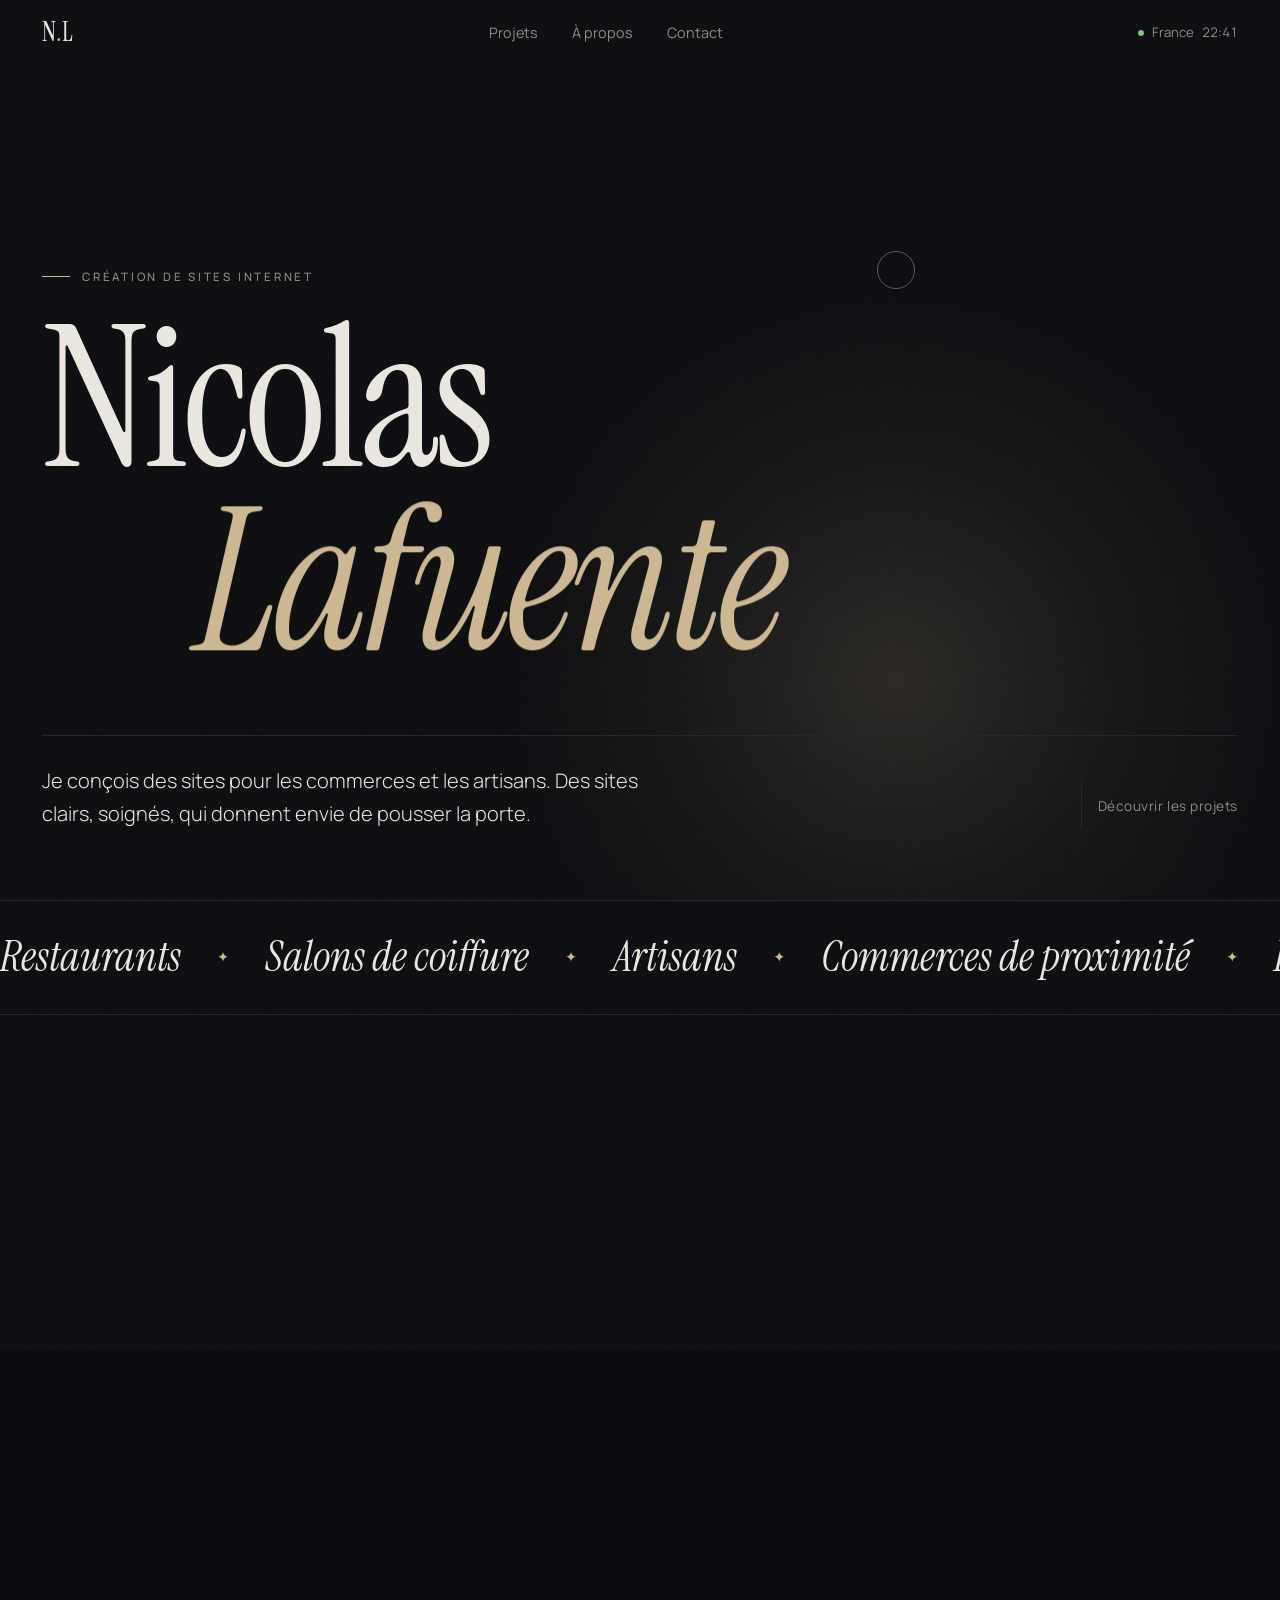
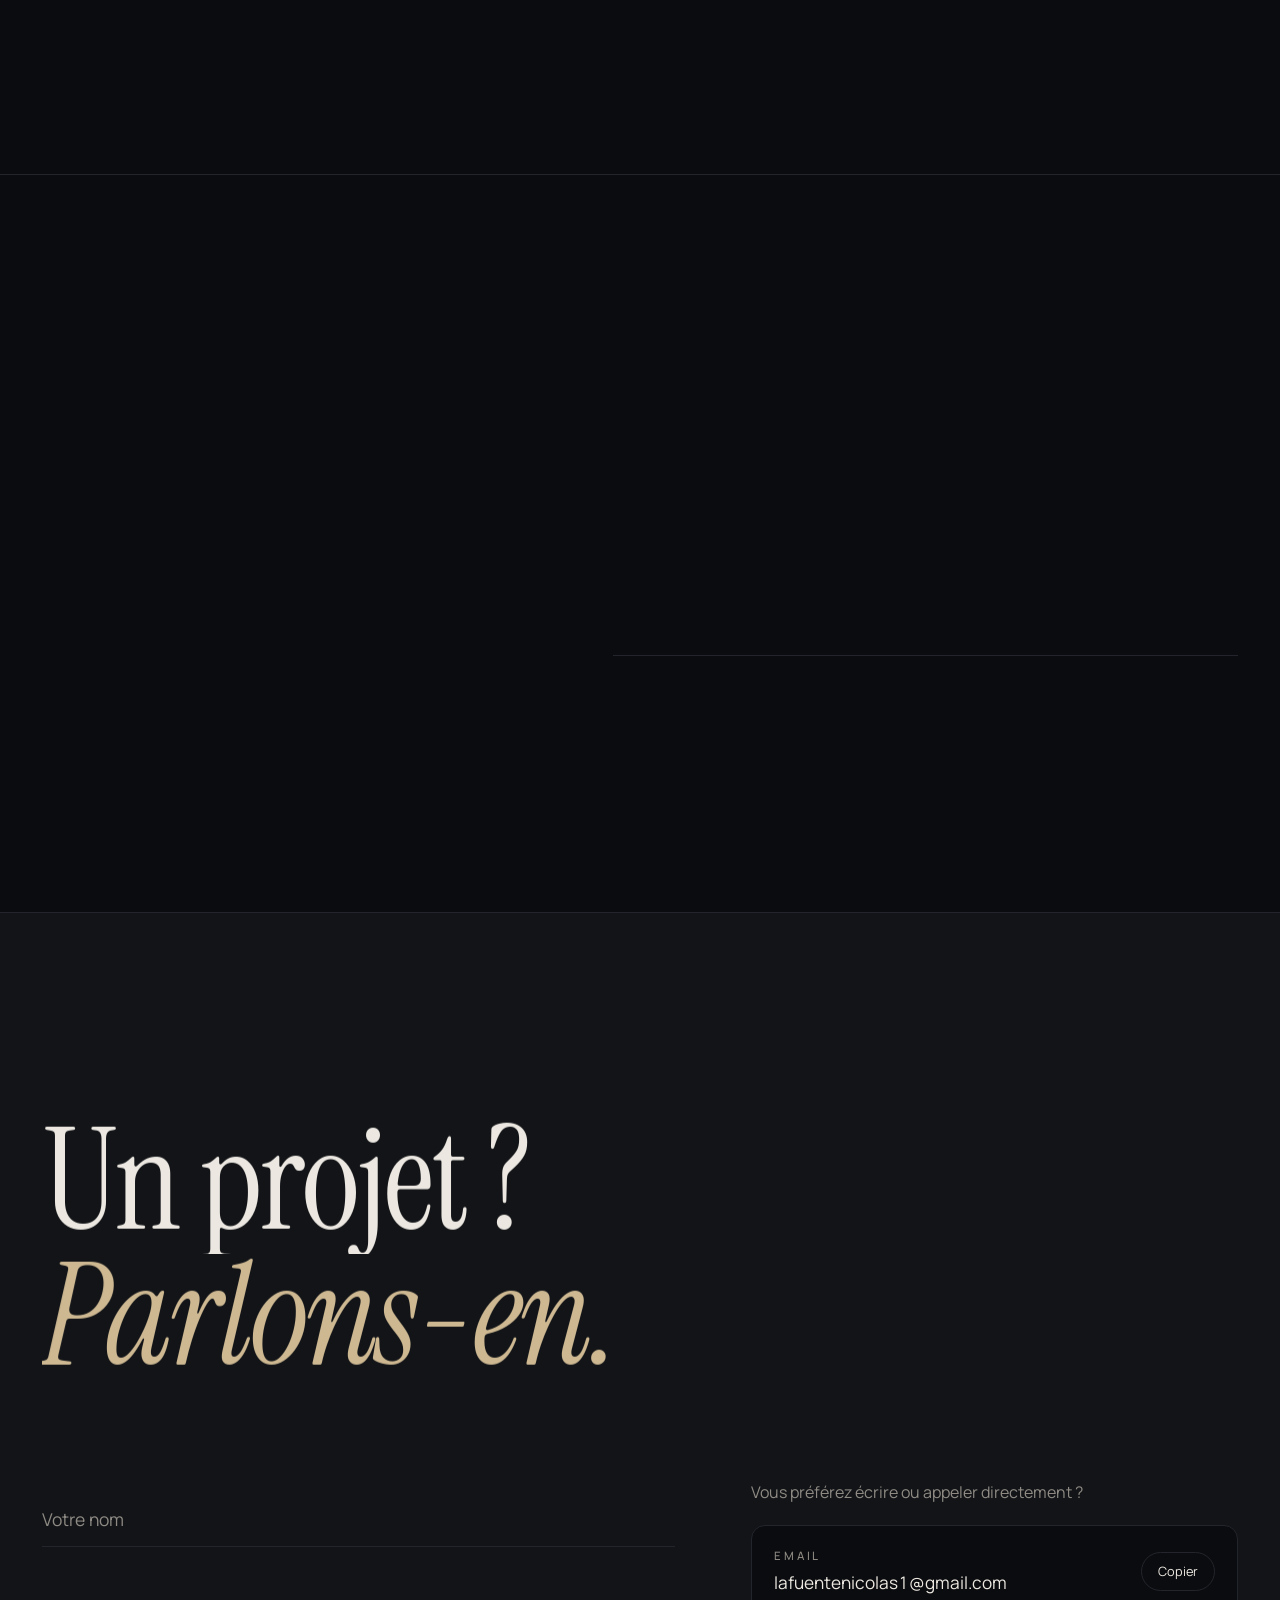
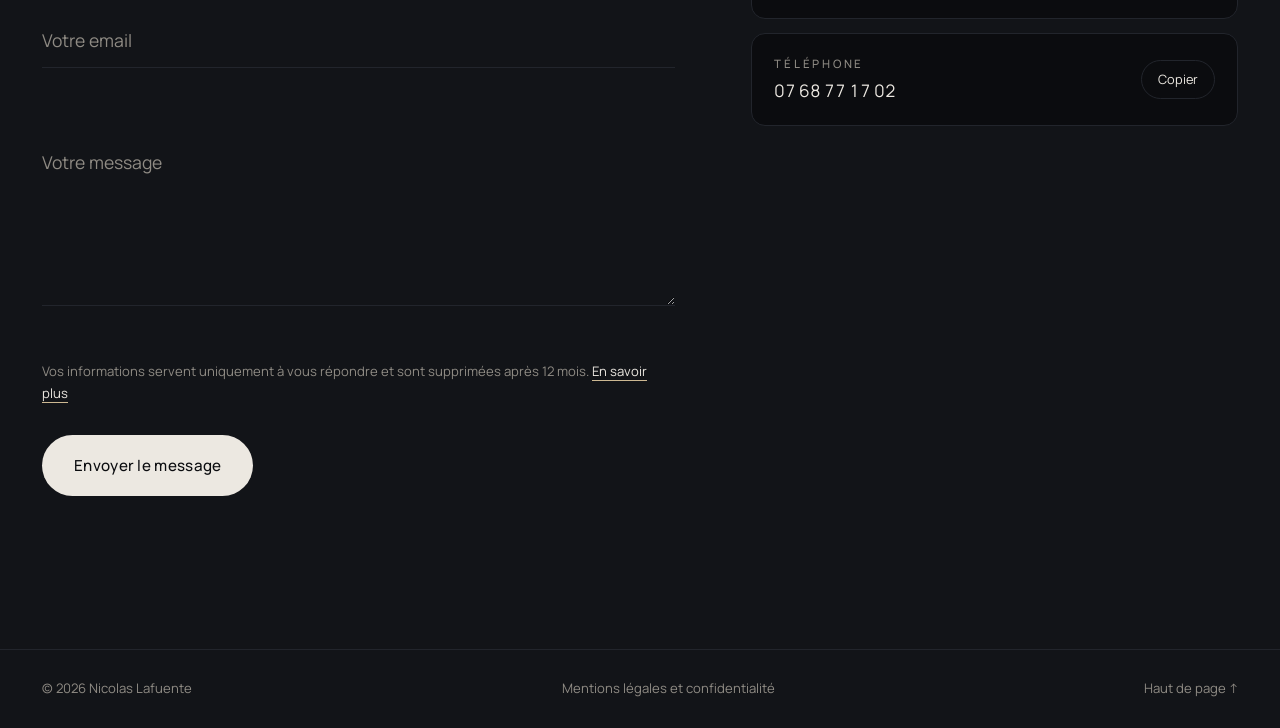
<file: src/Portfolio.Web/wwwroot/index.html>
<!doctype html>
<html lang="fr">
<head>
  <meta charset="utf-8">
  <meta name="viewport" content="width=device-width, initial-scale=1, viewport-fit=cover">
  <title>Nicolas Lafuente · Création de sites internet</title>
  <meta name="description" content="Portfolio de Nicolas Lafuente : création de sites internet pour restaurants, salons et artisans.">
  <meta name="theme-color" content="#0B0C0F">
  <link rel="icon" href="assets/favicon.svg" type="image/svg+xml">
  <link rel="stylesheet" href="fonts/portfolio.css">
  <link rel="stylesheet" href="assets/css/main.css">
  <script>document.documentElement.classList.add('js');</script>
</head>
<body>

  <!-- Intro -->
  <div class="intro" id="intro" aria-hidden="true">
    <div class="intro__inner">
      <span class="intro__name">Nicolas Lafuente</span>
      <span class="intro__bar"><span></span></span>
      <span class="intro__count" id="intro-count">00</span>
    </div>
  </div>

  <!-- Curseur personnalisé (ordinateur uniquement) -->
  <div class="cursor" aria-hidden="true"><span class="cursor__dot"></span><span class="cursor__ring"><span class="cursor__label">Voir</span></span></div>
  <div class="grain" aria-hidden="true"></div>

  <header class="nav" id="nav">
    <div class="nav__progress" id="progress"></div>
    <div class="wrap nav__inner">
      <a class="nav__logo" href="#top" data-magnetic aria-label="Retour en haut">N<i>.</i>L</a>
      <nav class="nav__links" aria-label="Navigation principale">
        <a href="#projets"><span data-hover="Projets">Projets</span></a>
        <a href="#apropos"><span data-hover="À propos">À propos</span></a>
        <a href="#contact"><span data-hover="Contact">Contact</span></a>
      </nav>
      <div class="nav__time"><span class="dot"></span><span>France</span> <span id="clock">--:--</span></div>
    </div>
  </header>

  <main id="top">

    <!-- Hero -->
    <section class="hero">
      <div class="hero__orb" id="orb" aria-hidden="true"></div>
      <div class="wrap">
        <p class="eyebrow hero__eyebrow" data-reveal>Création de sites internet</p>
        <h1 class="hero__title">
          <span class="line"><span data-split>Nicolas</span></span>
          <span class="line line--indent"><em data-split>Lafuente</em></span>
        </h1>
        <div class="hero__foot">
          <p class="hero__lead" data-reveal style="--d:.15s">Je conçois des sites pour les commerces et les artisans. Des sites clairs, soignés, qui donnent envie de pousser la porte.</p>
          <a class="hero__scroll" href="#projets" data-reveal style="--d:.3s"><span class="hero__scroll-line"></span>Découvrir les projets</a>
        </div>
      </div>
    </section>

    <!-- Bandeau défilant -->
    <div class="marquee" aria-hidden="true">
      <div class="marquee__track">
        <span>Restaurants</span><i>✦</i><span>Salons de coiffure</span><i>✦</i><span>Artisans</span><i>✦</i><span>Commerces de proximité</span><i>✦</i><span>Paysagistes</span><i>✦</i><span>Indépendants</span><i>✦</i>
        <span>Restaurants</span><i>✦</i><span>Salons de coiffure</span><i>✦</i><span>Artisans</span><i>✦</i><span>Commerces de proximité</span><i>✦</i><span>Paysagistes</span><i>✦</i><span>Indépendants</span><i>✦</i>
      </div>
    </div>

    <!-- Projets -->
    <section class="section" id="projets">
      <div class="wrap">
        <div class="section__head">
          <div>
            <p class="eyebrow" data-reveal>Projets</p>
            <h2 class="section__title" data-reveal style="--d:.08s">Travaux <em>choisis</em></h2>
          </div>
          <p class="section__intro" data-reveal style="--d:.16s">Trois univers, trois identités. Chaque site est pensé pour ce que les clients viennent y chercher. Survolez un aperçu pour le parcourir.</p>
        </div>

        <article class="project" data-reveal>
          <a class="project__shot" href="projets/restaurant/index.html" data-cursor="Voir" aria-label="Voir le site Maison Rivière">
            <div class="frame">
              <div class="frame__bar"><i></i><i></i><i></i><span>maisonriviere-bistrot.fr</span></div>
              <div class="frame__screen" data-preview="projets/restaurant/index.html"></div>
            </div>
          </a>
          <div class="project__info">
            <span class="project__num">01</span>
            <h3 class="project__title">Maison Rivière</h3>
            <p class="project__text">Un bistrot de quartier qui voulait que sa carte, son ambiance et sa réservation tiennent dans la poche de ses clients.</p>
            <ul class="project__tags"><li>Restaurant</li><li>4 pages</li><li>Carte</li><li>Galerie</li><li>Réservation</li></ul>
            <a class="link-arrow" href="projets/restaurant/index.html" data-magnetic>Voir le site <span aria-hidden="true">→</span></a>
          </div>
        </article>

        <article class="project project--alt" data-reveal>
          <a class="project__shot" href="projets/coiffure/index.html" data-cursor="Voir" aria-label="Voir le site Atelier Céleste">
            <div class="frame">
              <div class="frame__bar"><i></i><i></i><i></i><span>atelier-celeste.fr</span></div>
              <div class="frame__screen" data-preview="projets/coiffure/index.html"></div>
            </div>
          </a>
          <div class="project__info">
            <span class="project__num">02</span>
            <h3 class="project__title">Atelier Céleste</h3>
            <p class="project__text">Un salon de coiffure intimiste. Un site doux et lumineux, où l'on trouve en un coup d'œil les prestations, les réalisations et le moyen de réserver.</p>
            <ul class="project__tags"><li>Salon de coiffure</li><li>4 pages</li><li>Prestations</li><li>Réalisations filtrables</li></ul>
            <a class="link-arrow" href="projets/coiffure/index.html" data-magnetic>Voir le site <span aria-hidden="true">→</span></a>
          </div>
        </article>

        <article class="project" data-reveal>
          <a class="project__shot" href="projets/paysagiste/index.html" data-cursor="Voir" aria-label="Voir le site Terre et Lierre">
            <div class="frame">
              <div class="frame__bar"><i></i><i></i><i></i><span>terre-et-lierre.fr</span></div>
              <div class="frame__screen" data-preview="projets/paysagiste/index.html"></div>
            </div>
          </a>
          <div class="project__info">
            <span class="project__num">03</span>
            <h3 class="project__title">Terre &amp; Lierre</h3>
            <p class="project__text">Un paysagiste qui voulait montrer ses chantiers et recevoir des demandes de devis, sans passer ses soirées au téléphone.</p>
            <ul class="project__tags"><li>Paysagiste</li><li>4 pages</li><li>Services</li><li>Chantiers</li><li>Devis</li></ul>
            <a class="link-arrow" href="projets/paysagiste/index.html" data-magnetic>Voir le site <span aria-hidden="true">→</span></a>
          </div>
        </article>

        <p class="note" data-reveal>Projets de démonstration réalisés pour des entreprises fictives.</p>
      </div>
    </section>

    <!-- À propos -->
    <section class="section" id="apropos">
      <div class="wrap about">
        <div>
          <p class="eyebrow" data-reveal>À propos</p>
          <h2 class="section__title" data-reveal style="--d:.08s">Bonjour,<br>moi c'est <em>Nicolas</em>.</h2>
        </div>
        <div class="about__text">
          <p class="about__big" data-reveal>J'aime donner aux commerces de quartier et aux artisans un site à la hauteur de ce qu'ils font. Trop souvent, un excellent restaurant ou un artisan reconnu n'existe pas sur internet, ou alors avec une page vieillissante qui ne lui rend pas justice.</p>
          <p data-reveal style="--d:.1s">Je m'occupe de tout : la structure, les textes, la mise en page et la mise en ligne. L'objectif reste le même à chaque fois : qu'un client qui découvre le site ait envie de venir.</p>
          <ul class="skills">
            <li data-reveal style="--d:.05s"><span>Conception</span><b>Design sur mesure</b></li>
            <li data-reveal style="--d:.12s"><span>Contenu</span><b>Textes rédigés</b></li>
            <li data-reveal style="--d:.19s"><span>Technique</span><b>Rapide et adapté au mobile</b></li>
          </ul>
        </div>
      </div>
    </section>

    <!-- Contact -->
    <section class="section contact" id="contact">
      <div class="wrap">
        <p class="eyebrow" data-reveal>Contact</p>
        <h2 class="contact__title"><span class="line"><span data-split>Un projet ?</span></span><span class="line"><em data-split>Parlons-en.</em></span></h2>

        <div class="contact__grid">
          <form class="form" id="contact-form" novalidate data-reveal>
            <div class="field">
              <input id="f-name" name="name" type="text" autocomplete="name" placeholder=" " maxlength="80" required>
              <label for="f-name">Votre nom</label>
              <span class="field__error" data-error="name"></span>
            </div>
            <div class="field">
              <input id="f-email" name="email" type="email" autocomplete="email" placeholder=" " maxlength="254" required>
              <label for="f-email">Votre email</label>
              <span class="field__error" data-error="email"></span>
            </div>
            <div class="field">
              <textarea id="f-message" name="message" rows="5" placeholder=" " maxlength="3000" required></textarea>
              <label for="f-message">Votre message</label>
              <span class="field__error" data-error="message"></span>
            </div>
            <!-- Champ piège anti-robots : invisible pour les humains -->
            <div class="hp" aria-hidden="true">
              <label for="f-website">Site web</label>
              <input id="f-website" name="website" type="text" tabindex="-1" autocomplete="off">
            </div>
            <p class="form__privacy">Vos informations servent uniquement à vous répondre et sont supprimées après 12 mois. <a href="mentions-legales.html#confidentialite">En savoir plus</a></p>
            <div class="form__foot">
              <button class="btn" type="submit" data-magnetic><span class="btn__label">Envoyer le message</span><span class="btn__spinner" aria-hidden="true"></span></button>
              <p class="form__status" id="form-status" role="status" aria-live="polite"></p>
            </div>
          </form>

          <div class="contact__direct" data-reveal style="--d:.12s">
            <p class="contact__lead">Vous préférez écrire ou appeler directement ?</p>
            <div class="cline">
              <div><span class="eyebrow">Email</span><a class="cline__value" id="v-mail" href="mailto:lafuentenicolas1@gmail.com">lafuentenicolas1@gmail.com</a></div>
              <button class="copy" type="button" data-copy="lafuentenicolas1@gmail.com">Copier</button>
            </div>
            <div class="cline">
              <div><span class="eyebrow">Téléphone</span><a class="cline__value" id="v-tel" href="tel:+33768771702">07 68 77 17 02</a></div>
              <button class="copy" type="button" data-copy="07 68 77 17 02">Copier</button>
            </div>
          </div>
        </div>
      </div>
    </section>
  </main>

  <footer class="footer">
    <div class="wrap footer__inner">
      <span>© <span id="year">2026</span> Nicolas Lafuente</span>
      <a href="mentions-legales.html" class="footer__top">Mentions légales et confidentialité</a>
      <a href="#top" class="footer__top" data-magnetic>Haut de page ↑</a>
    </div>
  </footer>

  <script src="assets/js/main.js" defer></script>
</body>
</html>
</file>
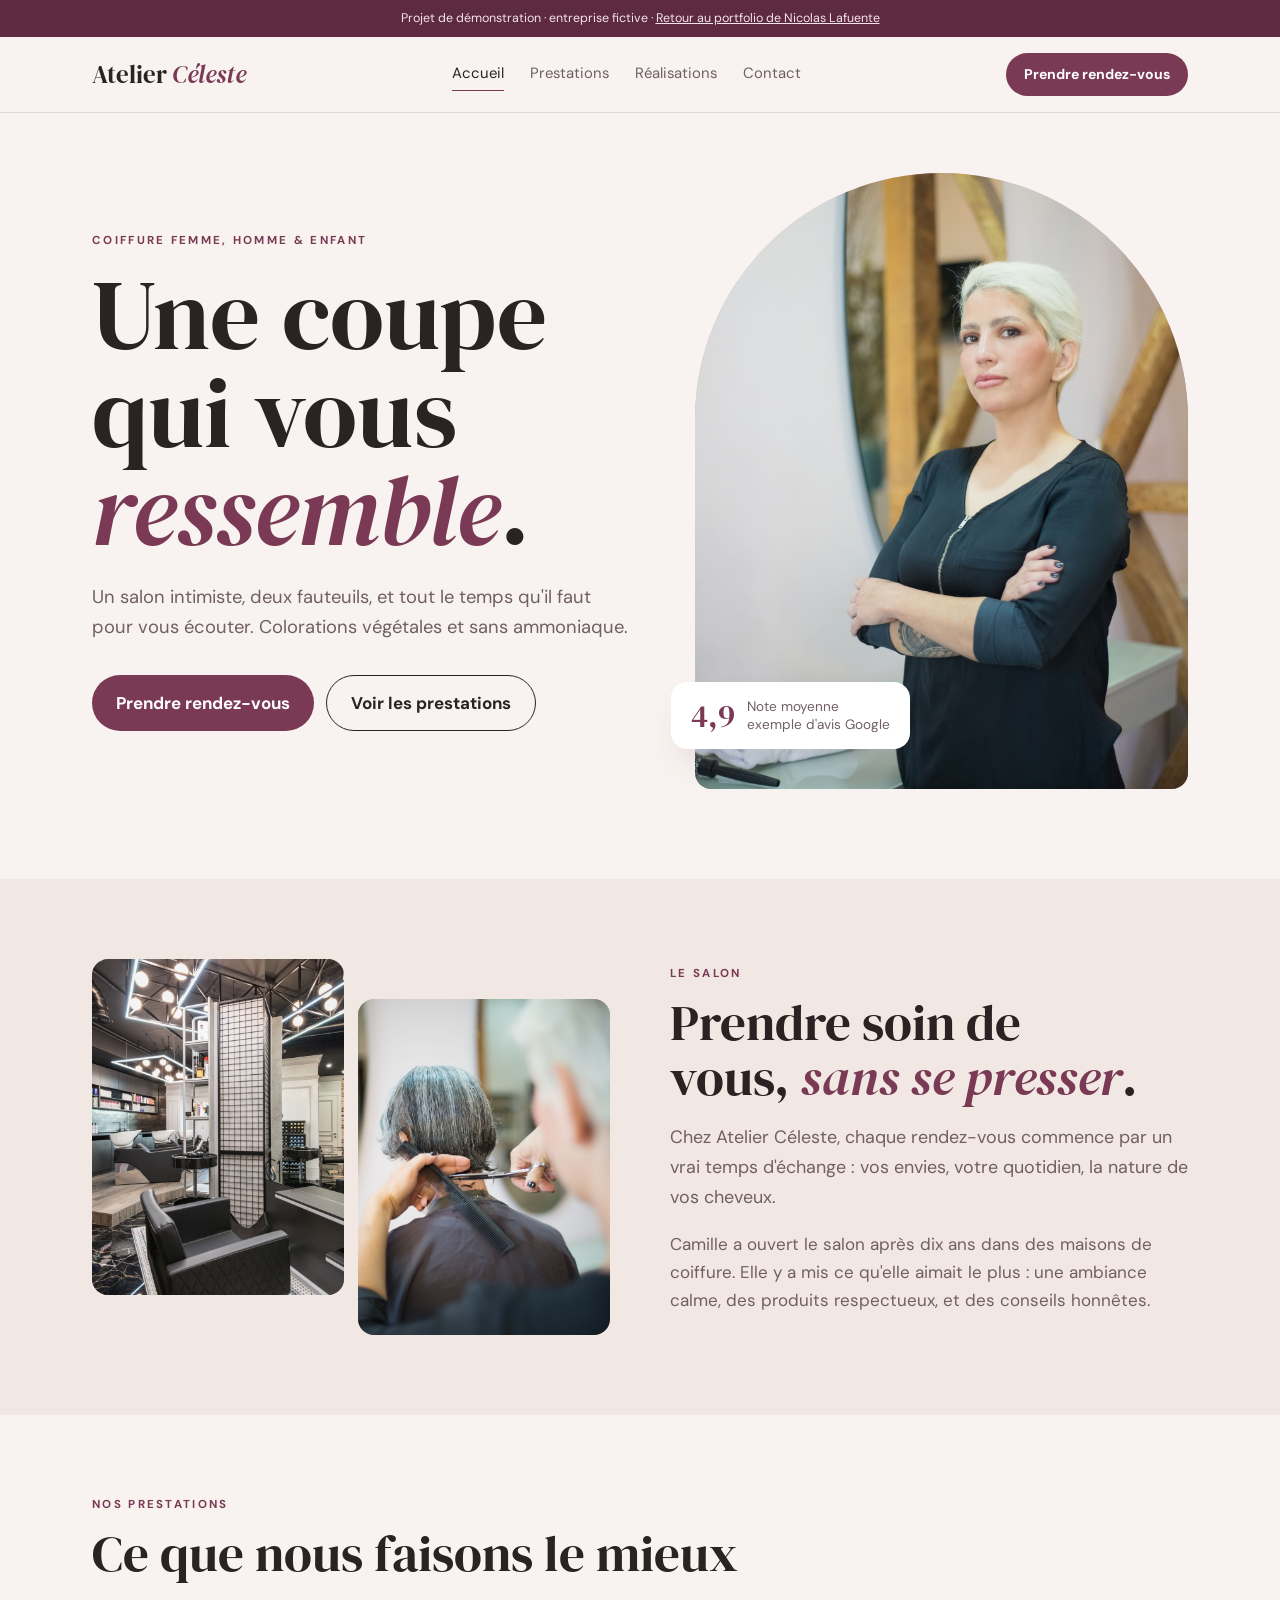
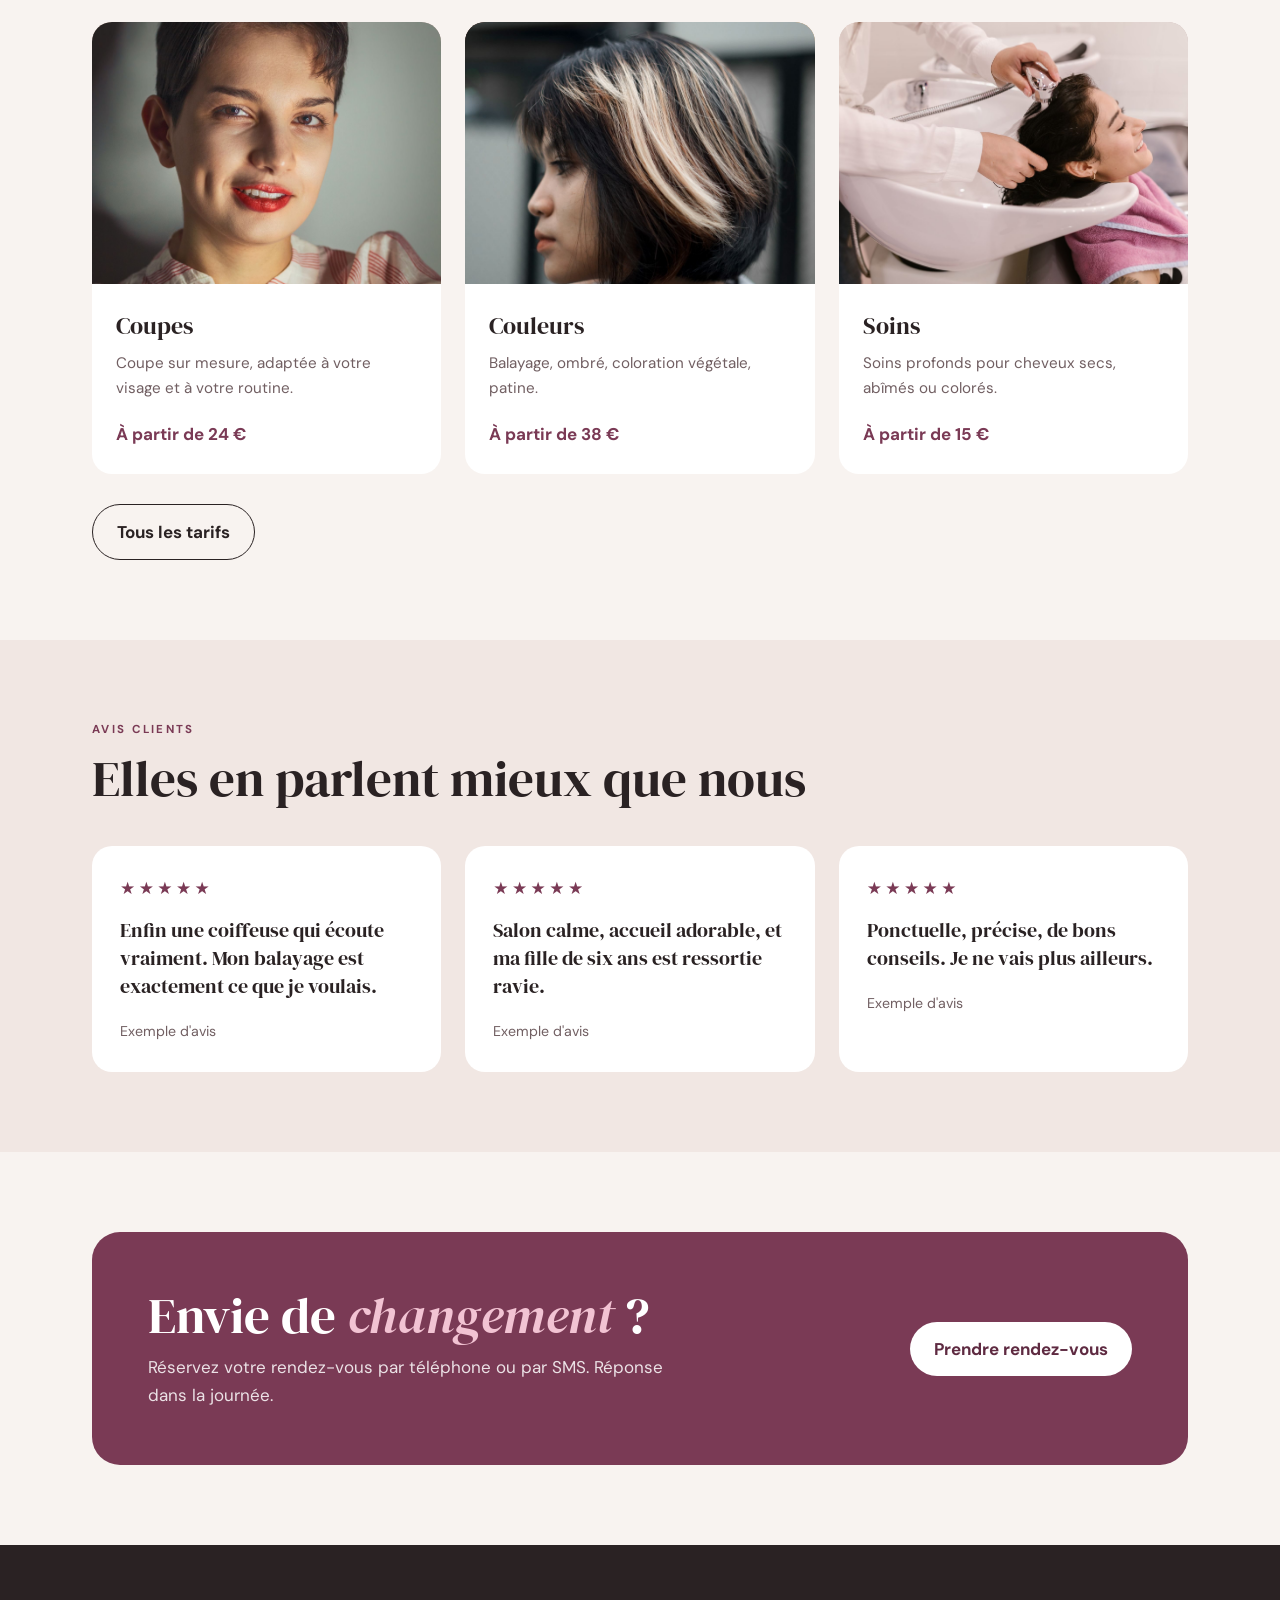
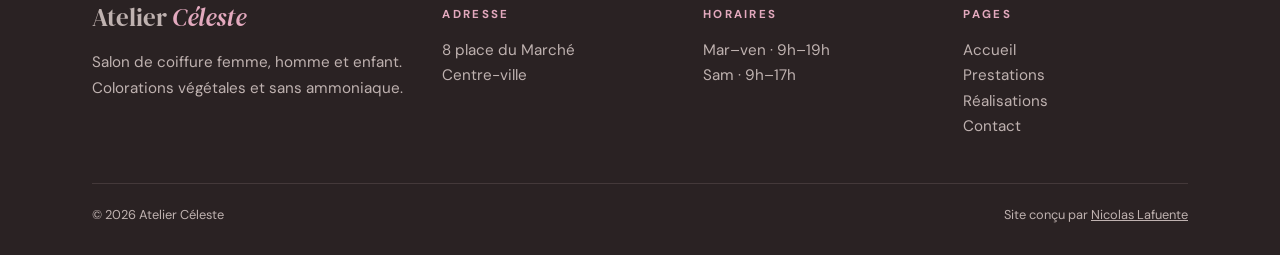
<file: src/Portfolio.Web/wwwroot/projets/coiffure/index.html>
<!doctype html>
<html lang="fr">
<head>
<meta charset="utf-8">
<meta name="viewport" content="width=device-width, initial-scale=1, viewport-fit=cover">
<title>Atelier Céleste</title>
<meta name="robots" content="noindex, nofollow">
<link rel="stylesheet" href="../../fonts/coiffure.css">
<link rel="stylesheet" href="style.css">
</head>
<body>
<div class="demo">Projet de démonstration · entreprise fictive · <a href="../../index.html">Retour au portfolio de Nicolas Lafuente</a></div>
<header class="site"><div class="wrap">
  <a class="brand" href="index.html">Atelier <i>Céleste</i></a>
  <nav class="menu"><a href="index.html" aria-current="page">Accueil</a><a href="prestations.html">Prestations</a><a href="realisations.html">Réalisations</a><a href="contact.html">Contact</a></nav>
  <a class="btn sm" href="contact.html">Prendre rendez-vous</a>
</div></header>

<div class="wrap hero">
  <div>
    <div class="k">Coiffure femme, homme &amp; enfant</div>
    <h1>Une coupe qui vous <i>ressemble</i>.</h1>
    <p>Un salon intimiste, deux fauteuils, et tout le temps qu'il faut pour vous écouter. Colorations végétales et sans ammoniaque.</p>
    <div class="ctas"><a class="btn" href="contact.html">Prendre rendez-vous</a><a class="btn ghost" href="prestations.html">Voir les prestations</a></div>
  </div>
  <div class="arch"><figure class="ph g-portrait " ><img src="images/portrait.jpg" alt="Portrait cliente" loading="lazy" onerror="this.remove()"><figcaption>Photo · Portrait cliente</figcaption></figure><div class="badge"><b>4,9</b><span>Note moyenne<br>exemple d'avis Google</span></div></div>
</div>

<section class="tint"><div class="wrap intro">
  <div class="duo"><figure class="ph g-salon " ><img src="images/salon.jpg" alt="Le salon" loading="lazy" onerror="this.remove()"><figcaption>Photo · Le salon</figcaption></figure><figure class="ph g-outils " ><img src="images/coiffeuse.jpg" alt="Coiffeuse au travail" loading="lazy" onerror="this.remove()"><figcaption>Photo · Coiffeuse au travail</figcaption></figure></div>
  <div>
    <div class="k">Le salon</div>
    <h2>Prendre soin de vous, <i>sans se presser</i>.</h2>
    <p class="lead">Chez Atelier Céleste, chaque rendez-vous commence par un vrai temps d'échange : vos envies, votre quotidien, la nature de vos cheveux.</p>
    <p style="color:var(--muted)">Camille a ouvert le salon après dix ans dans des maisons de coiffure. Elle y a mis ce qu'elle aimait le plus : une ambiance calme, des produits respectueux, et des conseils honnêtes.</p>
  </div>
</div></section>

<section><div class="wrap">
  <div class="k">Nos prestations</div>
  <h2>Ce que nous faisons le mieux</h2>
  <div class="cards">
    <div class="scard"><figure class="ph g-coupe " ><img src="images/coupe-femme.jpg" alt="Coupe femme" loading="lazy" onerror="this.remove()"><figcaption>Photo · Coupe femme</figcaption></figure><div class="in"><h3>Coupes</h3><p>Coupe sur mesure, adaptée à votre visage et à votre routine.</p><span class="from">À partir de 24 €</span></div></div>
    <div class="scard"><figure class="ph g-couleur " ><img src="images/balayage.jpg" alt="Balayage" loading="lazy" onerror="this.remove()"><figcaption>Photo · Balayage</figcaption></figure><div class="in"><h3>Couleurs</h3><p>Balayage, ombré, coloration végétale, patine.</p><span class="from">À partir de 38 €</span></div></div>
    <div class="scard"><figure class="ph g-soin " ><img src="images/soin.jpg" alt="Soin au bac" loading="lazy" onerror="this.remove()"><figcaption>Photo · Soin au bac</figcaption></figure><div class="in"><h3>Soins</h3><p>Soins profonds pour cheveux secs, abîmés ou colorés.</p><span class="from">À partir de 15 €</span></div></div>
  </div>
  <div style="margin-top:30px"><a class="btn ghost" href="prestations.html">Tous les tarifs</a></div>
</div></section>

<section class="tint"><div class="wrap">
  <div class="k">Avis clients</div>
  <h2>Elles en parlent mieux que nous</h2>
  <div class="reviews">
    <div class="rev"><div class="stars">★★★★★</div><p>Enfin une coiffeuse qui écoute vraiment. Mon balayage est exactement ce que je voulais.</p><small>Exemple d'avis</small></div>
    <div class="rev"><div class="stars">★★★★★</div><p>Salon calme, accueil adorable, et ma fille de six ans est ressortie ravie.</p><small>Exemple d'avis</small></div>
    <div class="rev"><div class="stars">★★★★★</div><p>Ponctuelle, précise, de bons conseils. Je ne vais plus ailleurs.</p><small>Exemple d'avis</small></div>
  </div>
</div></section>

<section><div class="wrap"><div class="ctaband">
  <div><h2>Envie de <i>changement</i> ?</h2><p>Réservez votre rendez-vous par téléphone ou par SMS. Réponse dans la journée.</p></div>
  <a class="btn" href="contact.html">Prendre rendez-vous</a>
</div></div></section>

<footer class="site"><div class="wrap">
  <div class="fgrid">
    <div><a class="brand" href="index.html">Atelier <i>Céleste</i></a><p style="margin-top:16px;max-width:22em">Salon de coiffure femme, homme et enfant. Colorations végétales et sans ammoniaque.</p></div>
    <div><h4>Adresse</h4><p>8 place du Marché<br>Centre-ville</p></div>
    <div><h4>Horaires</h4><p>Mar–ven · 9h–19h<br>Sam · 9h–17h</p></div>
    <div><h4>Pages</h4><p><a href="index.html">Accueil</a><br><a href="prestations.html">Prestations</a><br><a href="realisations.html">Réalisations</a><br><a href="contact.html">Contact</a></p></div>
  </div>
  <div class="fbottom"><span>© 2026 Atelier Céleste</span><span>Site conçu par <a href="../../index.html">Nicolas Lafuente</a></span></div>
</div></footer>

</body>
</html>
</file>
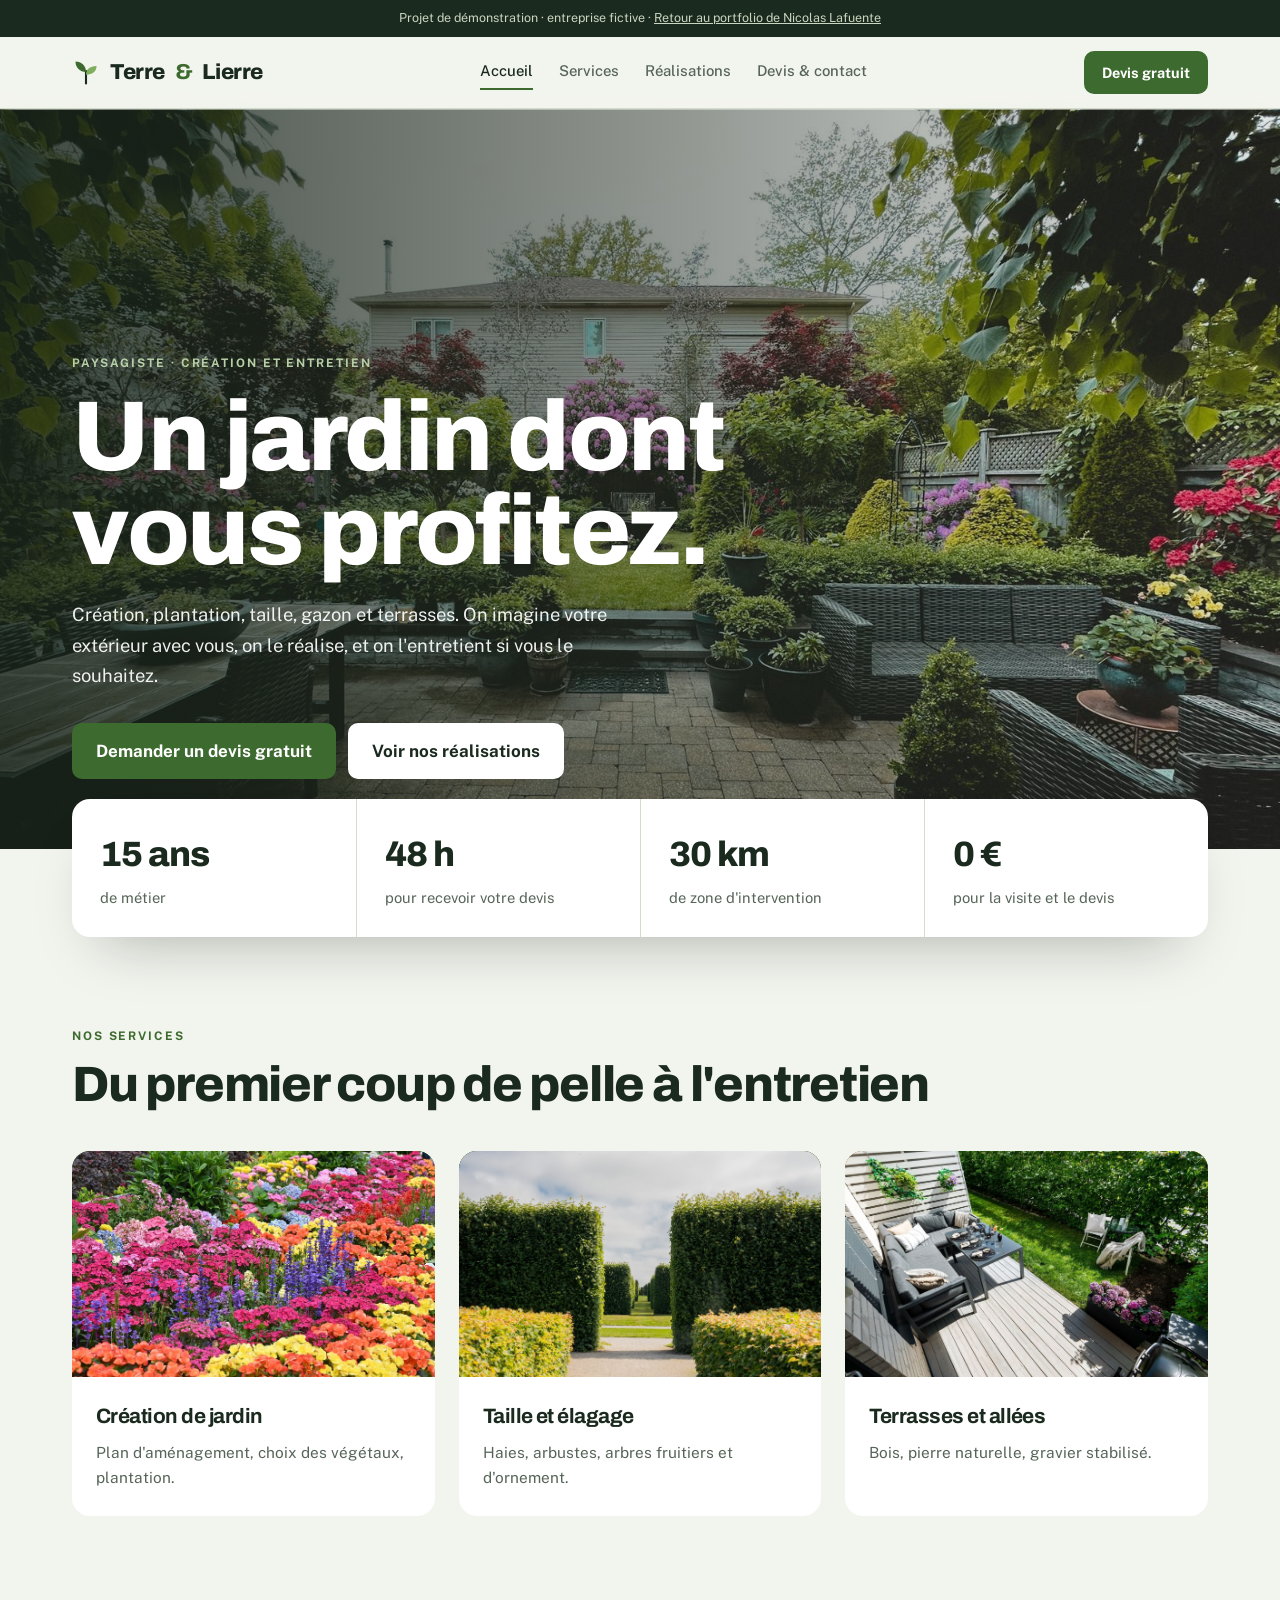
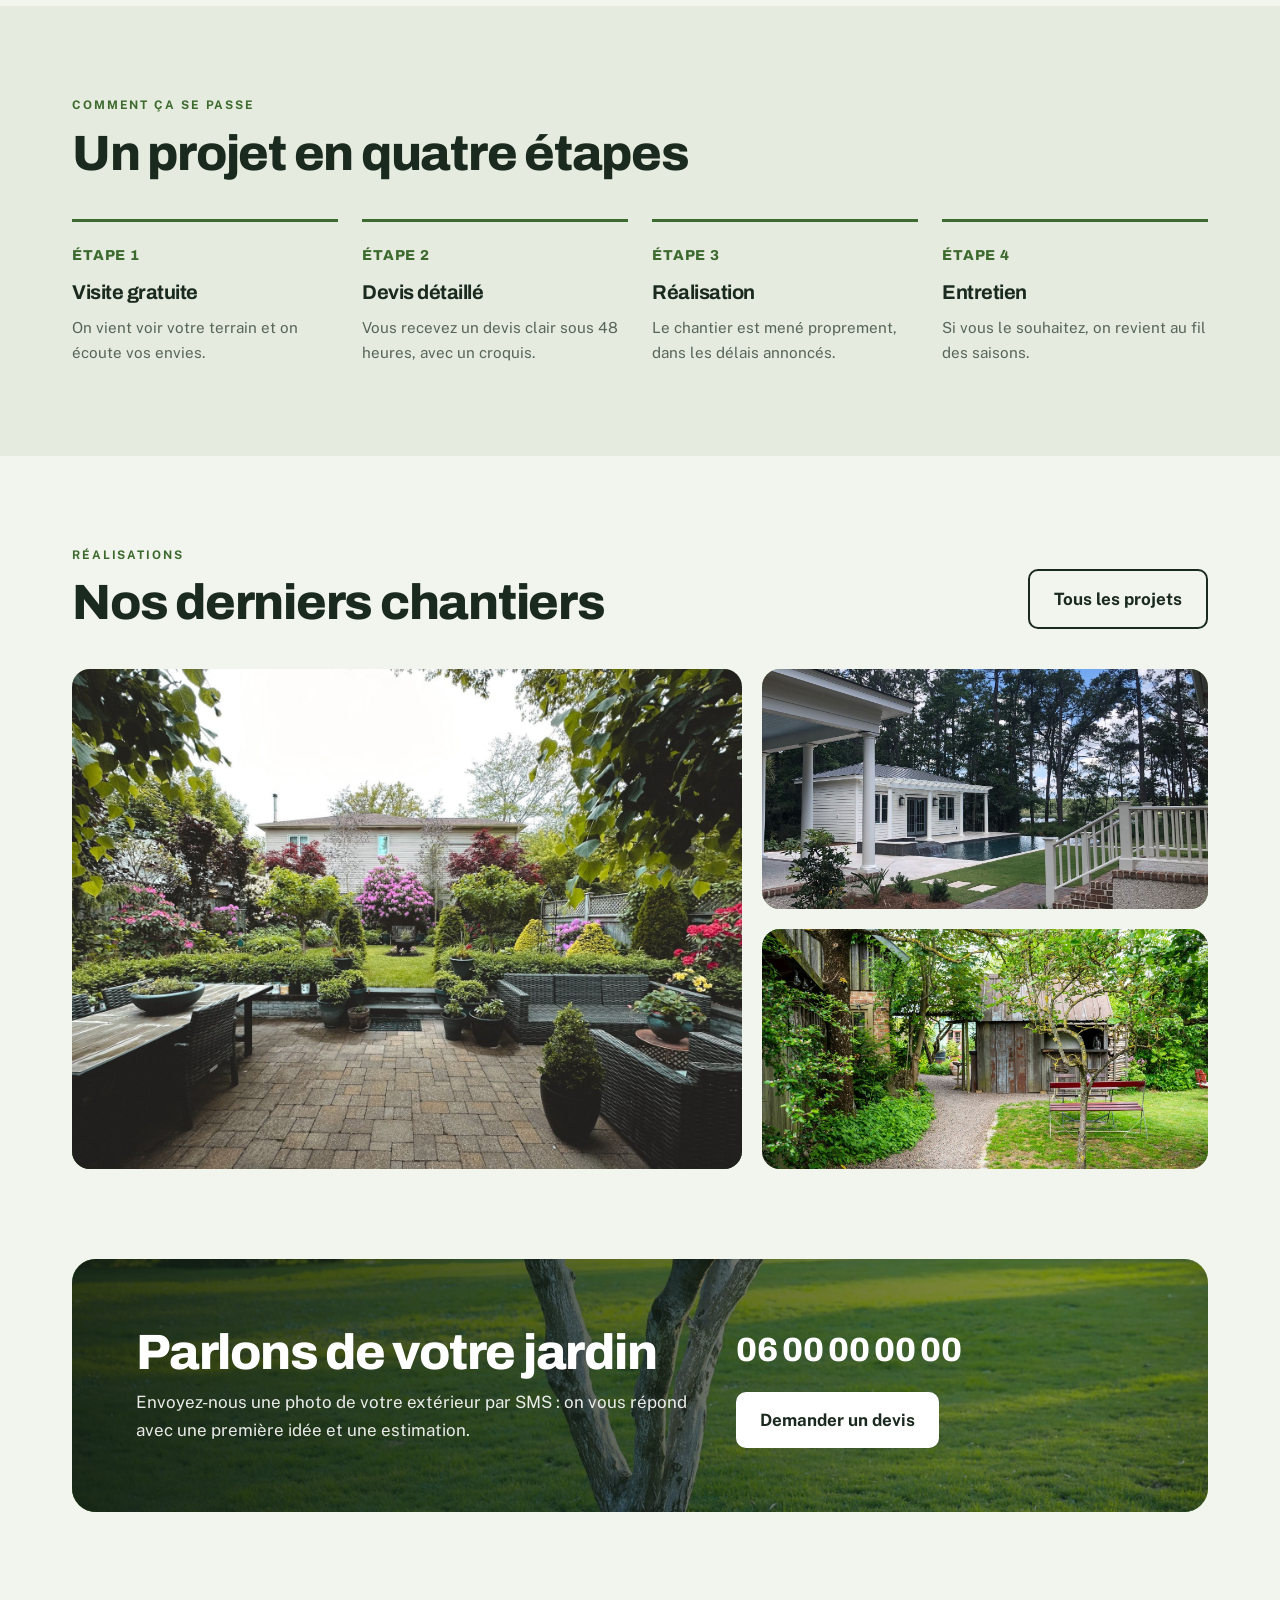
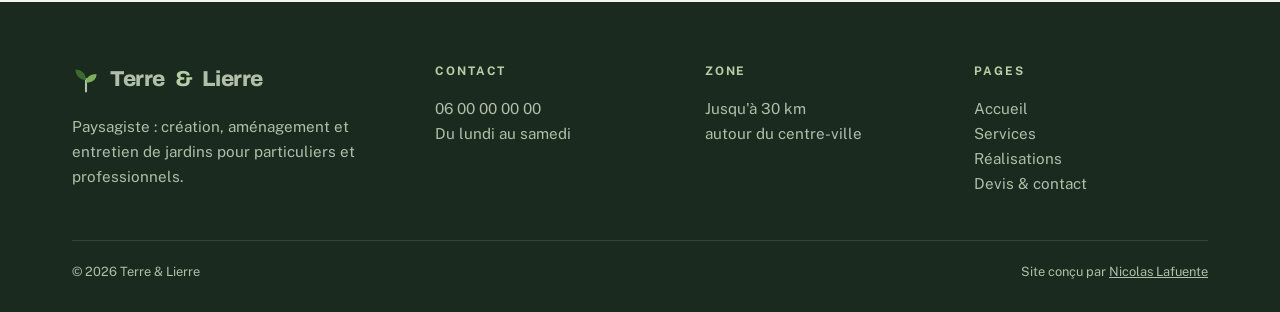
<file: src/Portfolio.Web/wwwroot/projets/paysagiste/index.html>
<!doctype html>
<html lang="fr">
<head>
<meta charset="utf-8">
<meta name="viewport" content="width=device-width, initial-scale=1, viewport-fit=cover">
<title>Terre et Lierre</title>
<meta name="robots" content="noindex, nofollow">
<link rel="stylesheet" href="../../fonts/paysagiste.css">
<link rel="stylesheet" href="style.css">
</head>
<body>
<div class="demo">Projet de démonstration · entreprise fictive · <a href="../../index.html">Retour au portfolio de Nicolas Lafuente</a></div>
<header class="site"><div class="wrap">
  <a class="brand" href="index.html"><svg viewBox="0 0 32 32" aria-hidden="true"><path d="M16 29V15" stroke="currentColor" stroke-width="2.4" stroke-linecap="round" fill="none"/><path d="M16 16C16 9 11 4 4 4c0 7 5 12 12 12z" fill="#3D6A2E"/><path d="M16 19c0-6 4-10 12-10 0 6-4 10-12 10z" fill="#7FAE5F"/></svg>Terre <span>&amp;</span> Lierre</a>
  <nav class="menu"><a href="index.html" aria-current="page">Accueil</a><a href="services.html">Services</a><a href="realisations.html">Réalisations</a><a href="contact.html">Devis &amp; contact</a></nav>
  <a class="btn sm" href="contact.html">Devis gratuit</a>
</div></header>

<section class="hero" style="padding:0"><figure class="ph g-jardin "><img src="images/jardin.jpg" alt="Jardin réalisé" loading="lazy" onerror="this.remove()"><figcaption>Photo · Jardin réalisé</figcaption></figure>
  <div class="wrap">
    <div class="k">Paysagiste · création et entretien</div>
    <h1>Un jardin dont vous profitez.</h1>
    <p>Création, plantation, taille, gazon et terrasses. On imagine votre extérieur avec vous, on le réalise, et on l'entretient si vous le souhaitez.</p>
    <div class="ctas"><a class="btn" href="contact.html">Demander un devis gratuit</a><a class="btn light" href="realisations.html">Voir nos réalisations</a></div>
  </div>
</section>
<div class="wrap"><div class="stats">
  <div><b>15 ans</b><span>de métier</span></div>
  <div><b>48 h</b><span>pour recevoir votre devis</span></div>
  <div><b>30 km</b><span>de zone d'intervention</span></div>
  <div><b>0 €</b><span>pour la visite et le devis</span></div>
</div></div>

<section><div class="wrap">
  <div class="k">Nos services</div>
  <h2>Du premier coup de pelle à l'entretien</h2>
  <div class="svcs">
    <a class="svc" href="services.html"><figure class="ph g-massif "><img src="images/massif.jpg" alt="Massif fleuri" loading="lazy" onerror="this.remove()"><figcaption>Photo · Massif fleuri</figcaption></figure><div class="in"><h3>Création de jardin</h3><p>Plan d'aménagement, choix des végétaux, plantation.</p></div></a>
    <a class="svc" href="services.html"><figure class="ph g-haie "><img src="images/haie.jpg" alt="Haie taillée" loading="lazy" onerror="this.remove()"><figcaption>Photo · Haie taillée</figcaption></figure><div class="in"><h3>Taille et élagage</h3><p>Haies, arbustes, arbres fruitiers et d'ornement.</p></div></a>
    <a class="svc" href="services.html"><figure class="ph g-terrasse "><img src="images/terrasse-bois.jpg" alt="Terrasse bois" loading="lazy" onerror="this.remove()"><figcaption>Photo · Terrasse bois</figcaption></figure><div class="in"><h3>Terrasses et allées</h3><p>Bois, pierre naturelle, gravier stabilisé.</p></div></a>
  </div>
</div></section>

<section class="tint"><div class="wrap">
  <div class="k">Comment ça se passe</div>
  <h2>Un projet en quatre étapes</h2>
  <div class="steps">
    <div class="step"><span class="n">ÉTAPE 1</span><h3>Visite gratuite</h3><p>On vient voir votre terrain et on écoute vos envies.</p></div>
    <div class="step"><span class="n">ÉTAPE 2</span><h3>Devis détaillé</h3><p>Vous recevez un devis clair sous 48 heures, avec un croquis.</p></div>
    <div class="step"><span class="n">ÉTAPE 3</span><h3>Réalisation</h3><p>Le chantier est mené proprement, dans les délais annoncés.</p></div>
    <div class="step"><span class="n">ÉTAPE 4</span><h3>Entretien</h3><p>Si vous le souhaitez, on revient au fil des saisons.</p></div>
  </div>
</div></section>

<section><div class="wrap">
  <div style="display:flex;justify-content:space-between;align-items:end;gap:20px;flex-wrap:wrap"><div><div class="k">Réalisations</div><h2 style="margin-bottom:0">Nos derniers chantiers</h2></div><a class="btn ghost" href="realisations.html">Tous les projets</a></div>
  <div class="showcase">
    <figure class="ph g-jardin big"><img src="images/jardin.jpg" alt="Jardin de ville, 120 m²" loading="lazy" onerror="this.remove()"><figcaption>Photo · Jardin de ville, 120 m²</figcaption></figure>
    <figure class="ph g-piscine "><img src="images/piscine.jpg" alt="Abords de piscine" loading="lazy" onerror="this.remove()"><figcaption>Photo · Abords de piscine</figcaption></figure>
    <figure class="ph g-allee "><img src="images/allee.jpg" alt="Allée en gravier" loading="lazy" onerror="this.remove()"><figcaption>Photo · Allée en gravier</figcaption></figure>
  </div>
</div></section>

<section style="padding-top:0"><div class="wrap"><div class="ctaband"><figure class="ph g-arbre "><img src="images/arbre.jpg" alt="Arbre au jardin" loading="lazy" onerror="this.remove()"><figcaption>Photo · Arbre au jardin</figcaption></figure>
  <div class="in"><div><h2>Parlons de votre jardin</h2><p>Envoyez-nous une photo de votre extérieur par SMS : on vous répond avec une première idée et une estimation.</p></div>
  <div><div class="tel">06 00 00 00 00</div><a class="btn light" style="margin-top:14px" href="contact.html">Demander un devis</a></div></div>
</div></div></section>

<footer class="site"><div class="wrap">
  <div class="fgrid">
    <div><a class="brand" href="index.html"><svg viewBox="0 0 32 32" aria-hidden="true"><path d="M16 29V15" stroke="currentColor" stroke-width="2.4" stroke-linecap="round" fill="none"/><path d="M16 16C16 9 11 4 4 4c0 7 5 12 12 12z" fill="#3D6A2E"/><path d="M16 19c0-6 4-10 12-10 0 6-4 10-12 10z" fill="#7FAE5F"/></svg>Terre <span>&amp;</span> Lierre</a><p style="margin-top:16px;max-width:22em">Paysagiste : création, aménagement et entretien de jardins pour particuliers et professionnels.</p></div>
    <div><h4>Contact</h4><p>06 00 00 00 00<br>Du lundi au samedi</p></div>
    <div><h4>Zone</h4><p>Jusqu'à 30 km<br>autour du centre-ville</p></div>
    <div><h4>Pages</h4><p><a href="index.html">Accueil</a><br><a href="services.html">Services</a><br><a href="realisations.html">Réalisations</a><br><a href="contact.html">Devis &amp; contact</a></p></div>
  </div>
  <div class="fbottom"><span>© 2026 Terre &amp; Lierre</span><span>Site conçu par <a href="../../index.html">Nicolas Lafuente</a></span></div>
</div></footer>

</body>
</html>
</file>
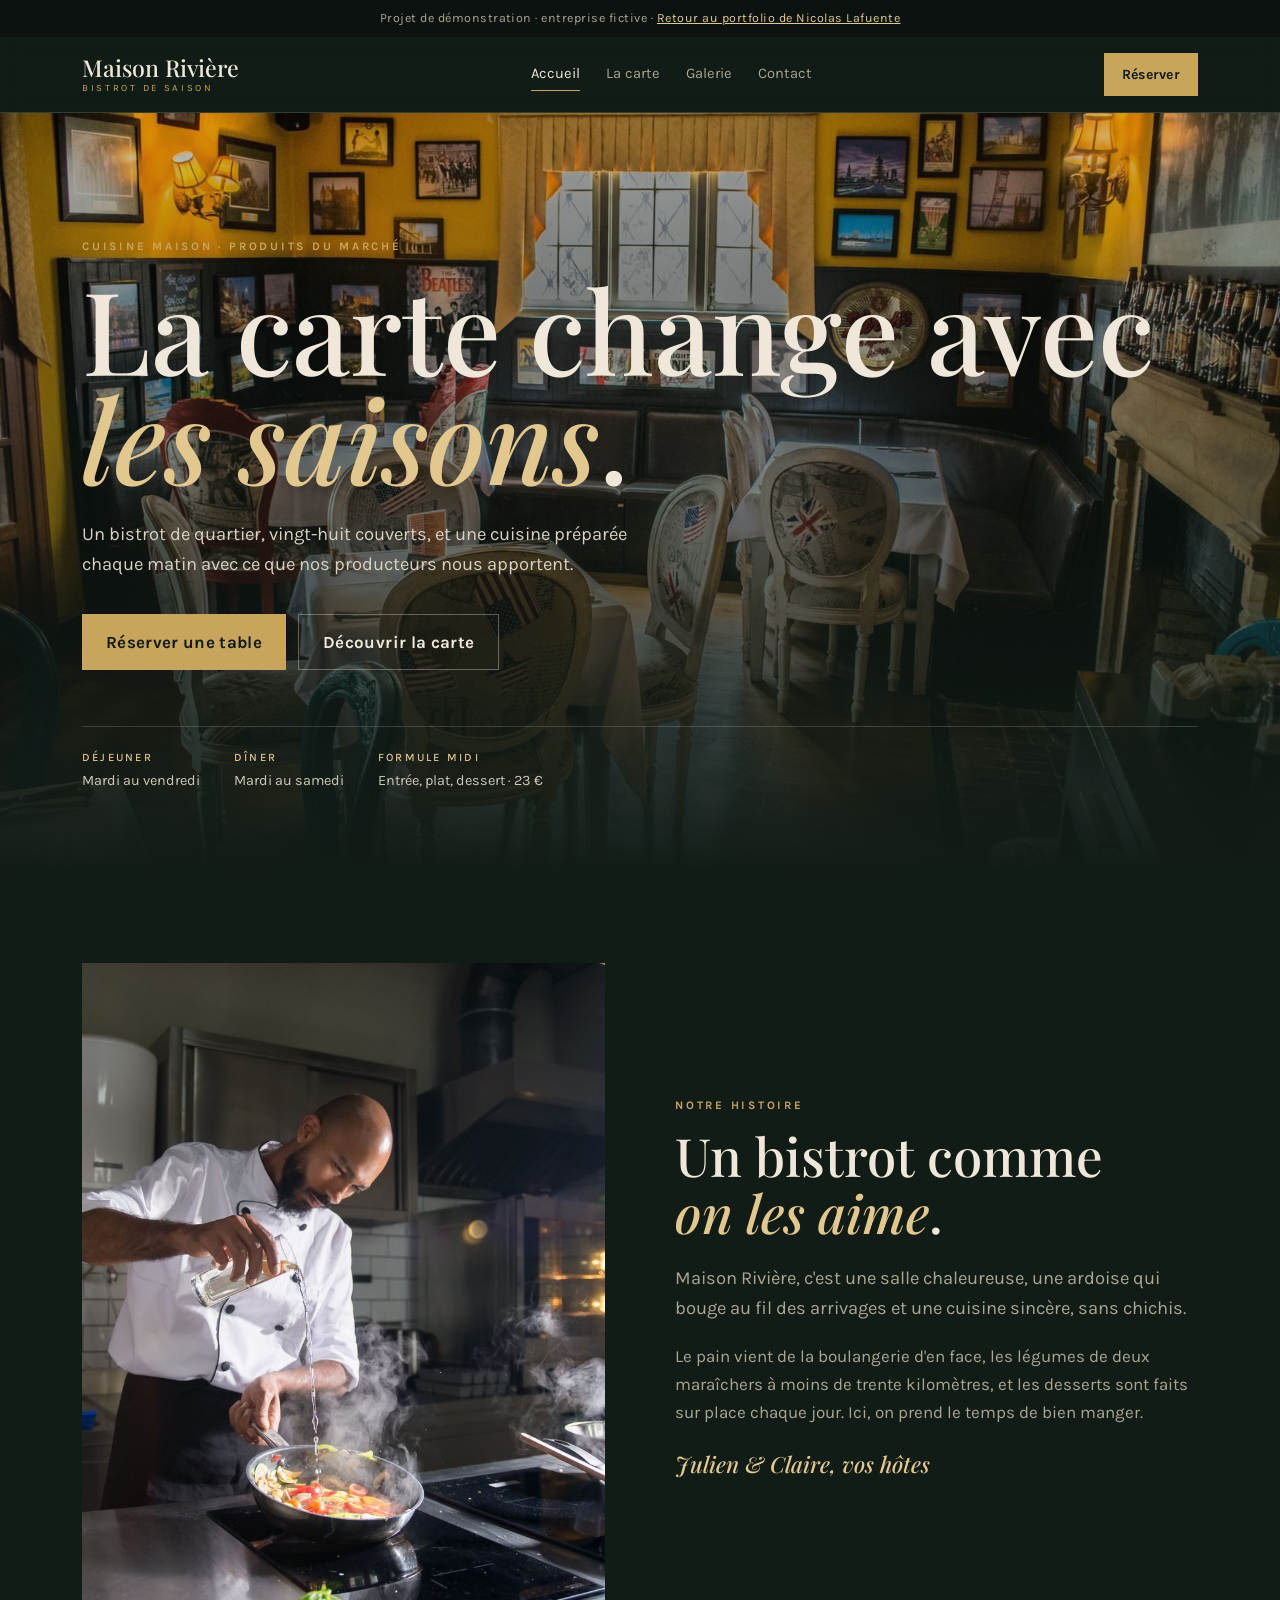
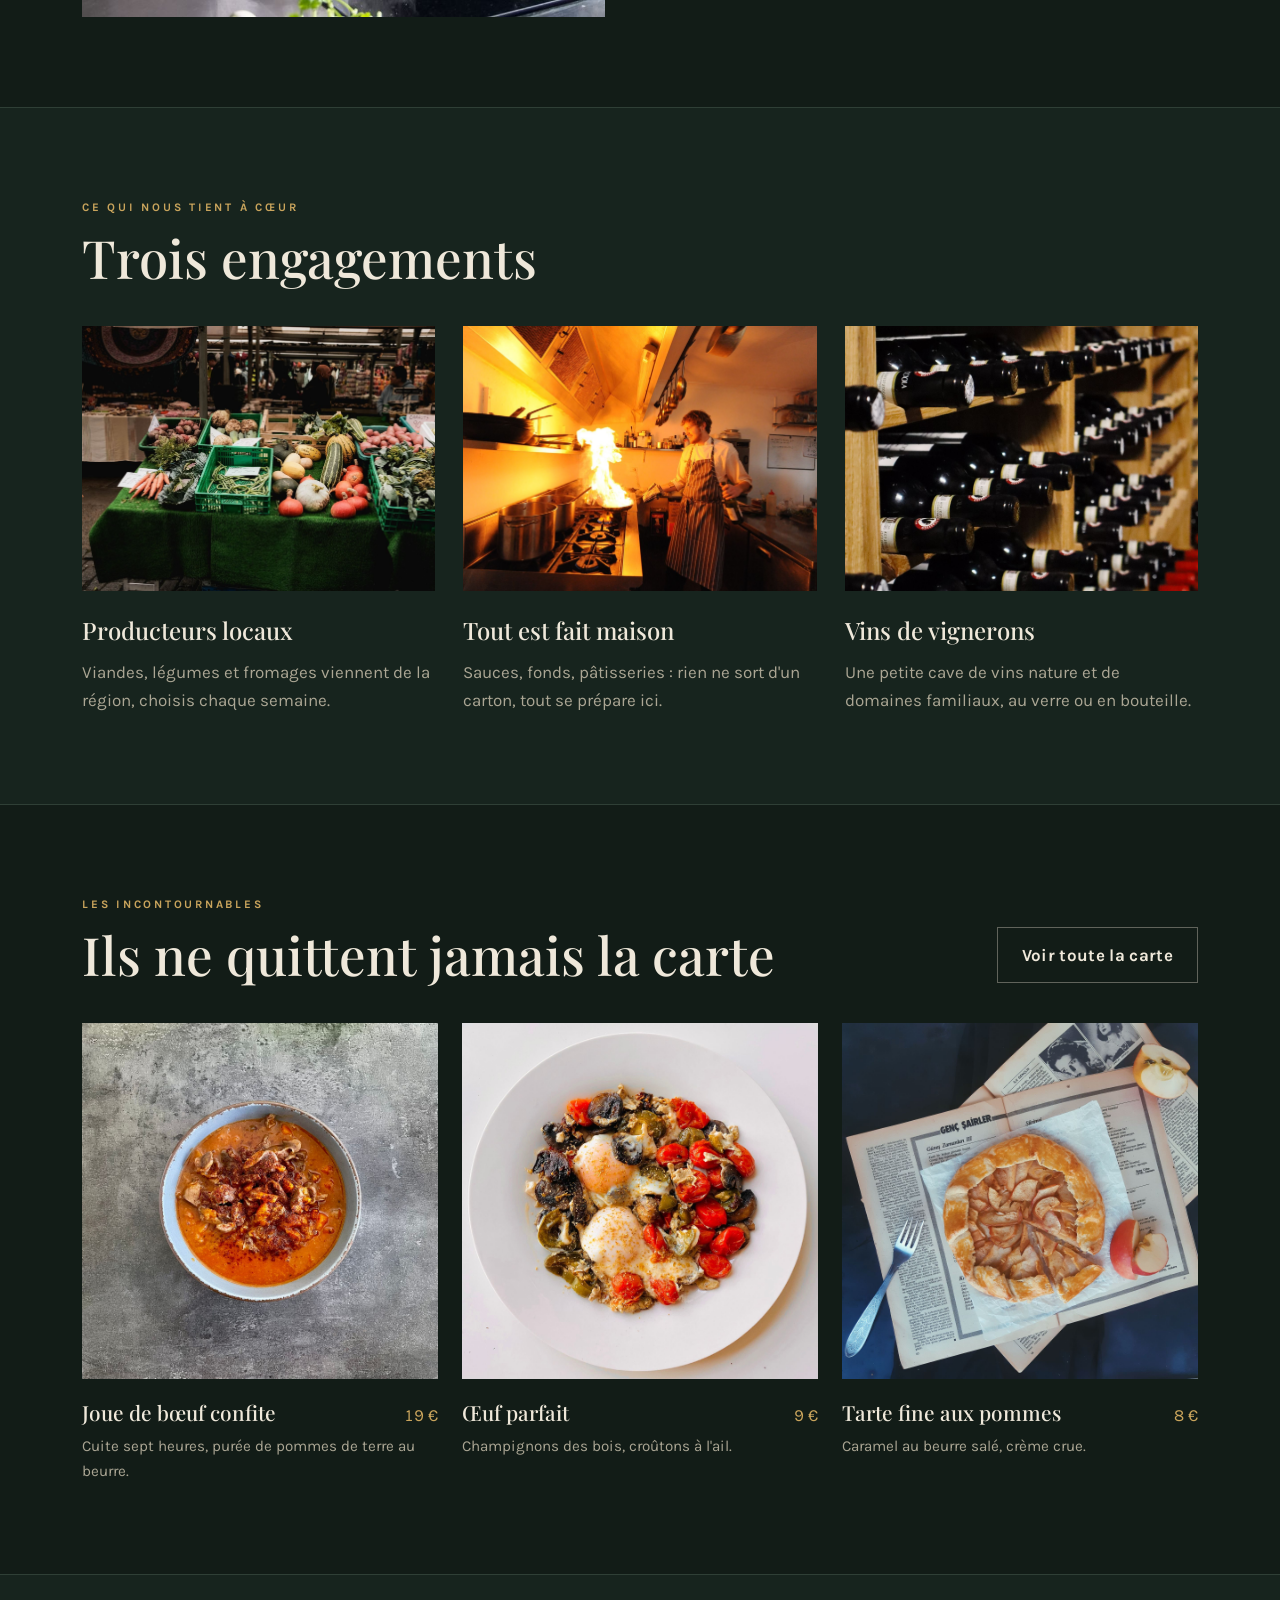
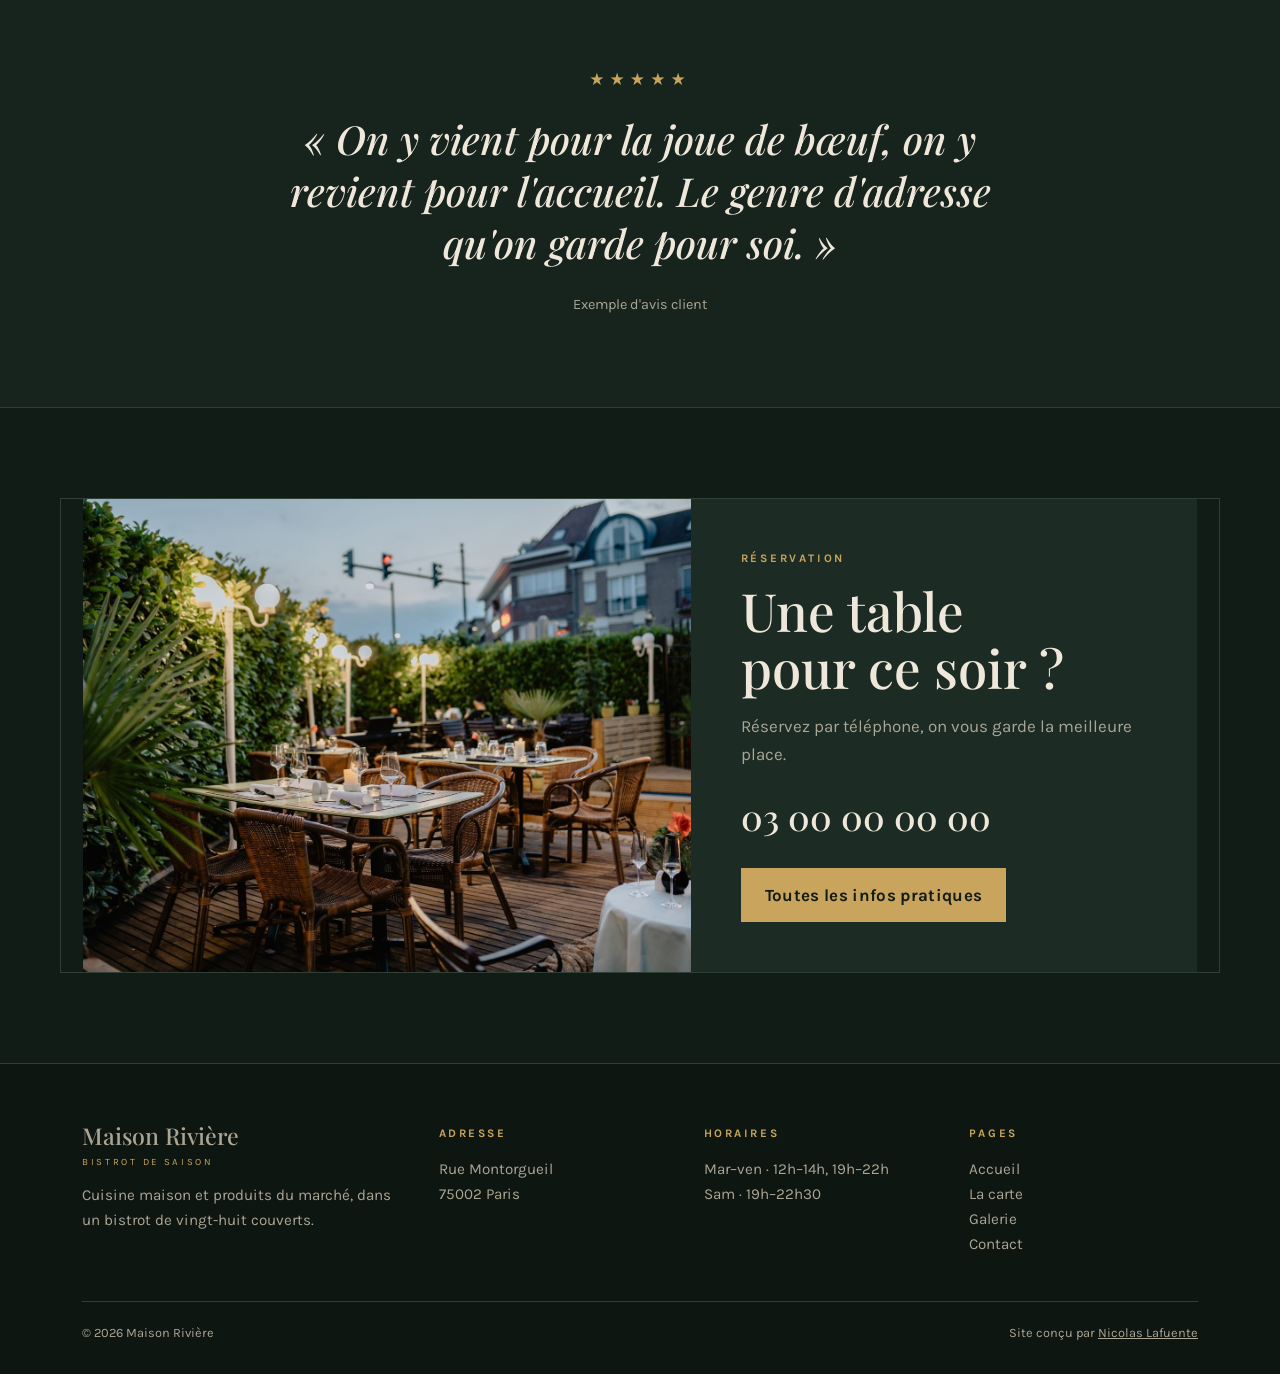
<file: src/Portfolio.Web/wwwroot/projets/restaurant/index.html>
<!doctype html>
<html lang="fr">
<head>
<meta charset="utf-8">
<meta name="viewport" content="width=device-width, initial-scale=1, viewport-fit=cover">
<title>Maison Rivière</title>
<meta name="robots" content="noindex, nofollow">
<link rel="stylesheet" href="../../fonts/restaurant.css">
<link rel="stylesheet" href="style.css">
</head>
<body>
<div class="demo">Projet de démonstration · entreprise fictive · <a href="../../index.html">Retour au portfolio de Nicolas Lafuente</a></div>
<header class="site"><div class="wrap">
  <a class="brand" href="index.html">Maison Rivière<small>Bistrot de saison</small></a>
  <nav class="menu"><a href="index.html" aria-current="page">Accueil</a><a href="carte.html">La carte</a><a href="galerie.html">Galerie</a><a href="contact.html">Contact</a></nav>
  <a class="btn sm" href="contact.html">Réserver</a>
</div></header>

<section class="hero" style="padding:0"><figure class="ph g-salle "><img src="images/salle.jpg" alt="Salle du restaurant" loading="lazy" onerror="this.remove()"><figcaption>Photo · Salle du restaurant</figcaption></figure>
  <div class="wrap">
    <div class="k">Cuisine maison · produits du marché</div>
    <h1>La carte change avec <i>les saisons</i>.</h1>
    <p>Un bistrot de quartier, vingt-huit couverts, et une cuisine préparée chaque matin avec ce que nos producteurs nous apportent.</p>
    <div class="ctas"><a class="btn" href="contact.html">Réserver une table</a><a class="btn ghost" href="carte.html">Découvrir la carte</a></div>
    <div class="infos"><div><b>Déjeuner</b>Mardi au vendredi</div><div><b>Dîner</b>Mardi au samedi</div><div><b>Formule midi</b>Entrée, plat, dessert · 23 €</div></div>
  </div>
</section>

<section><div class="wrap story">
  <figure class="ph g-chef "><img src="images/chef.jpg" alt="Le chef en cuisine" loading="lazy" onerror="this.remove()"><figcaption>Photo · Le chef en cuisine</figcaption></figure>
  <div>
    <div class="k">Notre histoire</div>
    <h2>Un bistrot comme <i>on les aime</i>.</h2>
    <p class="lead">Maison Rivière, c'est une salle chaleureuse, une ardoise qui bouge au fil des arrivages et une cuisine sincère, sans chichis.</p>
    <p style="color:var(--muted)">Le pain vient de la boulangerie d'en face, les légumes de deux maraîchers à moins de trente kilomètres, et les desserts sont faits sur place chaque jour. Ici, on prend le temps de bien manger.</p>
    <div class="sign">Julien &amp; Claire, vos hôtes</div>
  </div>
</div></section>

<section class="band"><div class="wrap">
  <div class="k">Ce qui nous tient à cœur</div>
  <h2>Trois engagements</h2>
  <div class="pillars">
    <div class="pillar"><figure class="ph g-marche "><img src="images/marche.jpg" alt="Légumes du marché" loading="lazy" onerror="this.remove()"><figcaption>Photo · Légumes du marché</figcaption></figure><h3>Producteurs locaux</h3><p>Viandes, légumes et fromages viennent de la région, choisis chaque semaine.</p></div>
    <div class="pillar"><figure class="ph g-cuisine "><img src="images/cuisine.jpg" alt="Cuisine ouverte" loading="lazy" onerror="this.remove()"><figcaption>Photo · Cuisine ouverte</figcaption></figure><h3>Tout est fait maison</h3><p>Sauces, fonds, pâtisseries : rien ne sort d'un carton, tout se prépare ici.</p></div>
    <div class="pillar"><figure class="ph g-vin "><img src="images/vins.jpg" alt="Cave à vins" loading="lazy" onerror="this.remove()"><figcaption>Photo · Cave à vins</figcaption></figure><h3>Vins de vignerons</h3><p>Une petite cave de vins nature et de domaines familiaux, au verre ou en bouteille.</p></div>
  </div>
</div></section>

<section><div class="wrap">
  <div style="display:flex;justify-content:space-between;align-items:end;gap:20px;flex-wrap:wrap">
    <div><div class="k">Les incontournables</div><h2 style="margin-bottom:0">Ils ne quittent jamais la carte</h2></div>
    <a class="btn ghost" href="carte.html">Voir toute la carte</a>
  </div>
  <div class="dishes">
    <div class="dish-card"><figure class="ph g-plat1 "><img src="images/joue-de-boeuf.jpg" alt="Joue de bœuf" loading="lazy" onerror="this.remove()"><figcaption>Photo · Joue de bœuf</figcaption></figure><div class="row"><h3>Joue de bœuf confite</h3><span>19 €</span></div><p>Cuite sept heures, purée de pommes de terre au beurre.</p></div>
    <div class="dish-card"><figure class="ph g-plat2 "><img src="images/oeuf-parfait.jpg" alt="Œuf parfait" loading="lazy" onerror="this.remove()"><figcaption>Photo · Œuf parfait</figcaption></figure><div class="row"><h3>Œuf parfait</h3><span>9 €</span></div><p>Champignons des bois, croûtons à l'ail.</p></div>
    <div class="dish-card"><figure class="ph g-plat3 "><img src="images/tarte-pommes.jpg" alt="Tarte aux pommes" loading="lazy" onerror="this.remove()"><figcaption>Photo · Tarte aux pommes</figcaption></figure><div class="row"><h3>Tarte fine aux pommes</h3><span>8 €</span></div><p>Caramel au beurre salé, crème crue.</p></div>
  </div>
</div></section>

<section class="band"><div class="wrap quote">
  <div class="stars">★★★★★</div>
  <blockquote>« On y vient pour la joue de bœuf, on y revient pour l'accueil. Le genre d'adresse qu'on garde pour soi. »</blockquote>
  <cite>Exemple d'avis client</cite>
</div></section>

<section><div class="wrap cta">
  <figure class="ph g-terrasse "><img src="images/terrasse.jpg" alt="Terrasse en été" loading="lazy" onerror="this.remove()"><figcaption>Photo · Terrasse en été</figcaption></figure>
  <div class="in"><div class="k">Réservation</div><h2 style="margin:4px 0 6px">Une table pour ce soir ?</h2><p style="color:var(--muted);margin:0 0 10px">Réservez par téléphone, on vous garde la meilleure place.</p><div class="tel">03 00 00 00 00</div><a class="btn" style="align-self:flex-start;margin-top:12px" href="contact.html">Toutes les infos pratiques</a></div>
</div></section>

<footer class="site"><div class="wrap">
  <div class="fgrid">
    <div><a class="brand" href="index.html">Maison Rivière<small>Bistrot de saison</small></a><p style="margin-top:16px;max-width:22em">Cuisine maison et produits du marché, dans un bistrot de vingt-huit couverts.</p></div>
    <div><h4>Adresse</h4><p>Rue Montorgueil<br>75002 Paris</p></div>
    <div><h4>Horaires</h4><p>Mar–ven · 12h–14h, 19h–22h<br>Sam · 19h–22h30</p></div>
    <div><h4>Pages</h4><p><a href="index.html">Accueil</a><br><a href="carte.html">La carte</a><br><a href="galerie.html">Galerie</a><br><a href="contact.html">Contact</a></p></div>
  </div>
  <div class="fbottom"><span>© 2026 Maison Rivière</span><span>Site conçu par <a href="../../index.html">Nicolas Lafuente</a></span></div>
</div></footer>

</body>
</html>
</file>
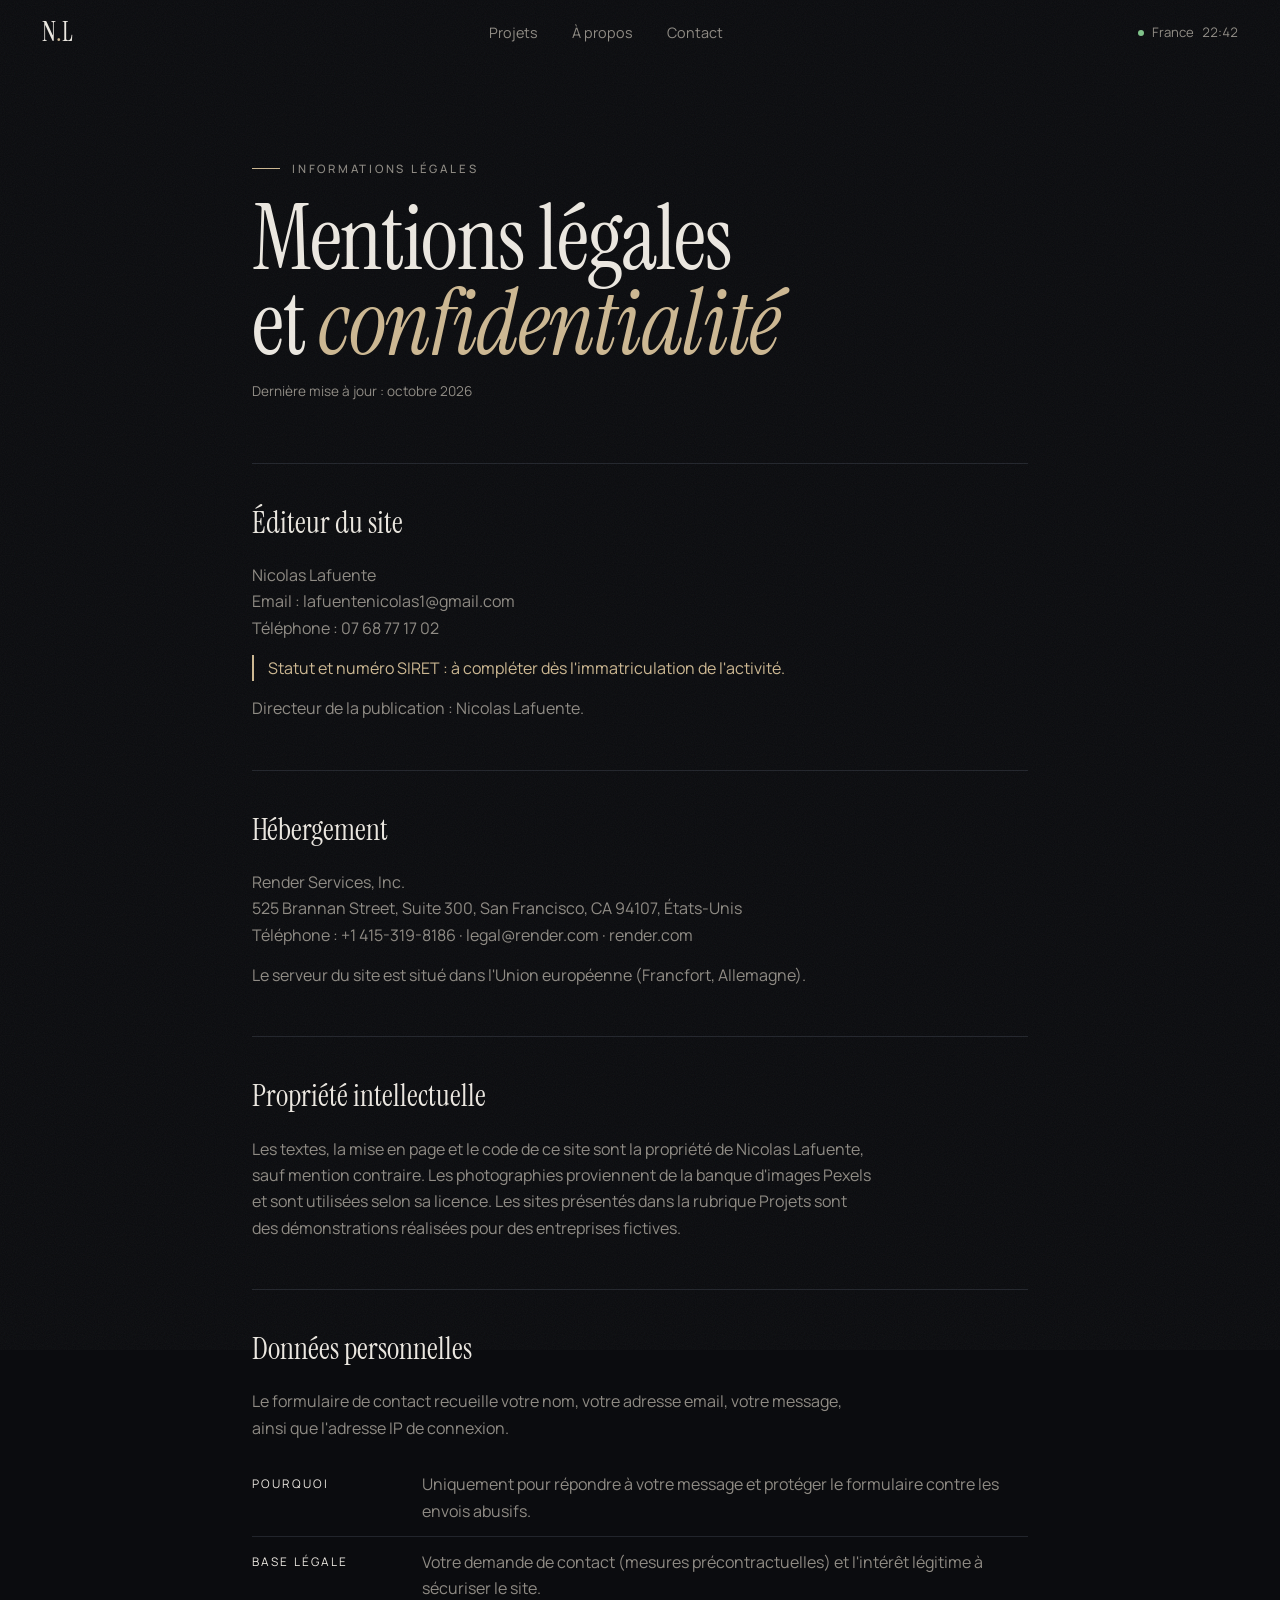
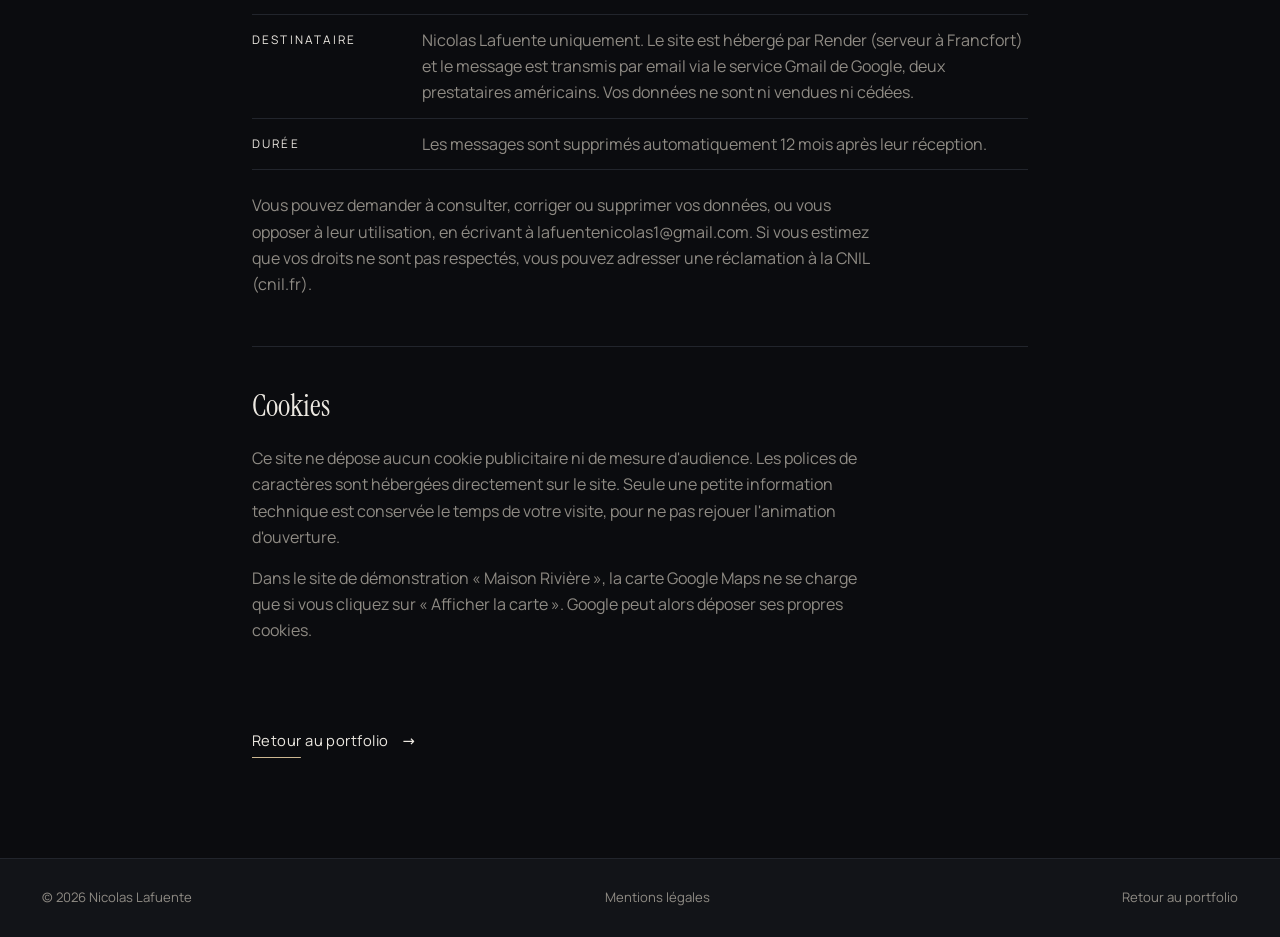
<file: src/Portfolio.Web/wwwroot/mentions-legales.html>
<!doctype html>
<html lang="fr">
<head>
  <meta charset="utf-8">
  <meta name="viewport" content="width=device-width, initial-scale=1, viewport-fit=cover">
  <title>Mentions légales et confidentialité · Nicolas Lafuente</title>
  <meta name="description" content="Mentions légales et politique de confidentialité du site de Nicolas Lafuente.">
  <meta name="theme-color" content="#0B0C0F">
  <link rel="icon" href="assets/favicon.svg" type="image/svg+xml">
  <link rel="stylesheet" href="fonts/portfolio.css">
  <link rel="stylesheet" href="assets/css/main.css">
  <script>document.documentElement.classList.add('js');</script>
</head>
<body>
  <div class="grain" aria-hidden="true"></div>

  <header class="nav is-scrolled" id="nav">
    <div class="nav__progress" id="progress"></div>
    <div class="wrap nav__inner">
      <a class="nav__logo" href="index.html" aria-label="Retour à l'accueil">N<i>.</i>L</a>
      <nav class="nav__links" aria-label="Navigation principale">
        <a href="index.html#projets"><span data-hover="Projets">Projets</span></a>
        <a href="index.html#apropos"><span data-hover="À propos">À propos</span></a>
        <a href="index.html#contact"><span data-hover="Contact">Contact</span></a>
      </nav>
      <div class="nav__time"><span class="dot"></span><span>France</span> <span id="clock">--:--</span></div>
    </div>
  </header>

  <main class="legal">
    <div class="wrap legal__wrap">
      <p class="eyebrow">Informations légales</p>
      <h1 class="section__title">Mentions légales<br>et <em>confidentialité</em></h1>
      <p class="legal__updated">Dernière mise à jour : octobre 2026</p>

      <section class="legal__block" id="mentions">
        <h2>Éditeur du site</h2>
        <p>Nicolas Lafuente<br>
          Email : lafuentenicolas1@gmail.com<br>
          Téléphone : 07 68 77 17 02</p>
        <p class="legal__todo">Statut et numéro SIRET : à compléter dès l'immatriculation de l'activité.</p>
        <p>Directeur de la publication : Nicolas Lafuente.</p>
      </section>

      <section class="legal__block">
        <h2>Hébergement</h2>
        <p>Render Services, Inc.<br>
          525 Brannan Street, Suite 300, San Francisco, CA 94107, États-Unis<br>
          Téléphone : +1 415-319-8186 · legal@render.com · render.com</p>
        <p>Le serveur du site est situé dans l'Union européenne (Francfort, Allemagne).</p>
      </section>

      <section class="legal__block">
        <h2>Propriété intellectuelle</h2>
        <p>Les textes, la mise en page et le code de ce site sont la propriété de Nicolas Lafuente, sauf mention contraire.
          Les photographies proviennent de la banque d'images Pexels et sont utilisées selon sa licence.
          Les sites présentés dans la rubrique Projets sont des démonstrations réalisées pour des entreprises fictives.</p>
      </section>

      <section class="legal__block" id="confidentialite">
        <h2>Données personnelles</h2>
        <p>Le formulaire de contact recueille votre nom, votre adresse email, votre message, ainsi que l'adresse IP de connexion.</p>
        <dl class="legal__list">
          <div><dt>Pourquoi</dt><dd>Uniquement pour répondre à votre message et protéger le formulaire contre les envois abusifs.</dd></div>
          <div><dt>Base légale</dt><dd>Votre demande de contact (mesures précontractuelles) et l'intérêt légitime à sécuriser le site.</dd></div>
          <div><dt>Destinataire</dt><dd>Nicolas Lafuente uniquement. Le site est hébergé par Render (serveur à Francfort) et le message est transmis par email via le service Gmail de Google, deux prestataires américains. Vos données ne sont ni vendues ni cédées.</dd></div>
          <div><dt>Durée</dt><dd>Les messages sont supprimés automatiquement 12 mois après leur réception.</dd></div>
        </dl>
        <p>Vous pouvez demander à consulter, corriger ou supprimer vos données, ou vous opposer à leur utilisation,
          en écrivant à lafuentenicolas1@gmail.com. Si vous estimez que vos droits ne sont pas respectés,
          vous pouvez adresser une réclamation à la CNIL (cnil.fr).</p>
      </section>

      <section class="legal__block">
        <h2>Cookies</h2>
        <p>Ce site ne dépose aucun cookie publicitaire ni de mesure d'audience. Les polices de caractères sont hébergées directement sur le site.
          Seule une petite information technique est conservée le temps de votre visite, pour ne pas rejouer l'animation d'ouverture.</p>
        <p>Dans le site de démonstration « Maison Rivière », la carte Google Maps ne se charge que si vous cliquez sur « Afficher la carte ».
          Google peut alors déposer ses propres cookies.</p>
      </section>

      <a class="link-arrow" href="index.html">Retour au portfolio <span aria-hidden="true">→</span></a>
    </div>
  </main>

  <footer class="footer">
    <div class="wrap footer__inner">
      <span>© <span id="year">2026</span> Nicolas Lafuente</span>
      <a href="mentions-legales.html" class="footer__top">Mentions légales</a>
      <a href="index.html" class="footer__top">Retour au portfolio</a>
    </div>
  </footer>

  <script src="assets/js/main.js" defer></script>
</body>
</html>
</file>
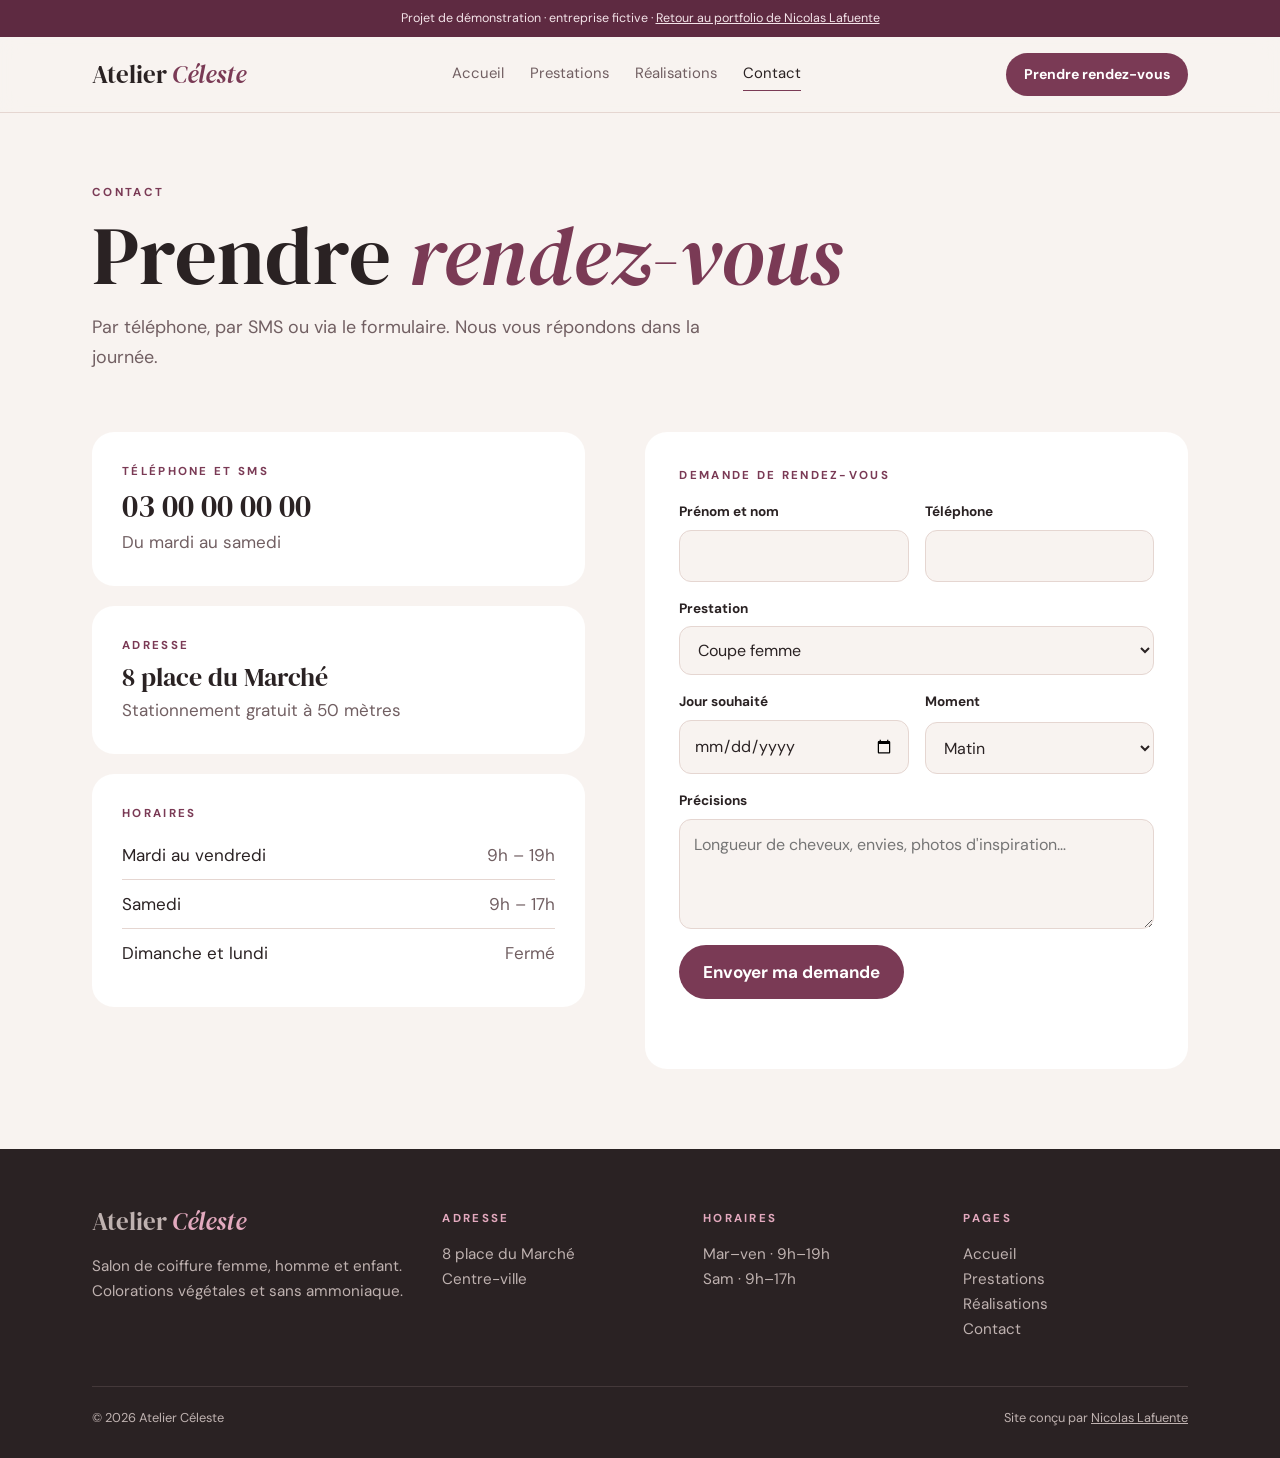
<file: src/Portfolio.Web/wwwroot/projets/coiffure/contact.html>
<!doctype html>
<html lang="fr">
<head>
<meta charset="utf-8">
<meta name="viewport" content="width=device-width, initial-scale=1, viewport-fit=cover">
<title>Contact · Atelier Céleste</title>
<meta name="robots" content="noindex, nofollow">
<link rel="stylesheet" href="../../fonts/coiffure.css">
<link rel="stylesheet" href="style.css">
</head>
<body>
<div class="demo">Projet de démonstration · entreprise fictive · <a href="../../index.html">Retour au portfolio de Nicolas Lafuente</a></div>
<header class="site"><div class="wrap">
  <a class="brand" href="index.html">Atelier <i>Céleste</i></a>
  <nav class="menu"><a href="index.html">Accueil</a><a href="prestations.html">Prestations</a><a href="realisations.html">Réalisations</a><a href="contact.html" aria-current="page">Contact</a></nav>
  <a class="btn sm" href="contact.html">Prendre rendez-vous</a>
</div></header>

<div class="wrap phero"><div class="k">Contact</div><h1>Prendre <i>rendez-vous</i></h1><p>Par téléphone, par SMS ou via le formulaire. Nous vous répondons dans la journée.</p></div>
<section style="padding-top:20px"><div class="wrap cgrid">
  <div>
    <div class="ibox"><div class="k">Téléphone et SMS</div><div class="big">03 00 00 00 00</div><p>Du mardi au samedi</p></div>
    <div class="ibox"><div class="k">Adresse</div><div class="big" style="font-size:1.6rem">8 place du Marché</div><p>Stationnement gratuit à 50 mètres</p></div>
    <div class="ibox"><div class="k">Horaires</div>
      <table class="hours"><tr><td>Mardi au vendredi</td><td>9h – 19h</td></tr><tr><td>Samedi</td><td>9h – 17h</td></tr><tr><td>Dimanche et lundi</td><td>Fermé</td></tr></table></div>
  </div>
  <form class="f" id="rdv-form" novalidate>
    <div class="k">Demande de rendez-vous</div>
    <div class="two"><label for="c-nom">Prénom et nom<input id="c-nom" autocomplete="name"></label><label for="c-tel">Téléphone<input id="c-tel" type="tel" autocomplete="tel"></label></div>
    <label for="c-presta">Prestation<select id="c-presta"><option>Coupe femme</option><option>Coupe homme</option><option>Coupe enfant</option><option>Couleur ou balayage</option><option>Soin</option><option>Autre</option></select></label>
    <div class="two"><label for="c-jour">Jour souhaité<input id="c-jour" type="date"></label><label for="c-moment">Moment<select id="c-moment"><option>Matin</option><option>Midi</option><option>Après-midi</option><option>Fin de journée</option></select></label></div>
    <label for="c-msg">Précisions<textarea id="c-msg" placeholder="Longueur de cheveux, envies, photos d'inspiration…"></textarea></label>
    <button class="btn" type="submit" style="justify-self:start">Envoyer ma demande</button>
    <p class="fmsg" id="c-out" role="status"></p>
  </form>
</div></section>

<footer class="site"><div class="wrap">
  <div class="fgrid">
    <div><a class="brand" href="index.html">Atelier <i>Céleste</i></a><p style="margin-top:16px;max-width:22em">Salon de coiffure femme, homme et enfant. Colorations végétales et sans ammoniaque.</p></div>
    <div><h4>Adresse</h4><p>8 place du Marché<br>Centre-ville</p></div>
    <div><h4>Horaires</h4><p>Mar–ven · 9h–19h<br>Sam · 9h–17h</p></div>
    <div><h4>Pages</h4><p><a href="index.html">Accueil</a><br><a href="prestations.html">Prestations</a><br><a href="realisations.html">Réalisations</a><br><a href="contact.html">Contact</a></p></div>
  </div>
  <div class="fbottom"><span>© 2026 Atelier Céleste</span><span>Site conçu par <a href="../../index.html">Nicolas Lafuente</a></span></div>
</div></footer>
<script>
document.getElementById('rdv-form').addEventListener('submit',function(e){e.preventDefault();document.getElementById('c-out').textContent="Formulaire de démonstration : aucune demande n'a été envoyée.";});
</script>
</body>
</html>
</file>
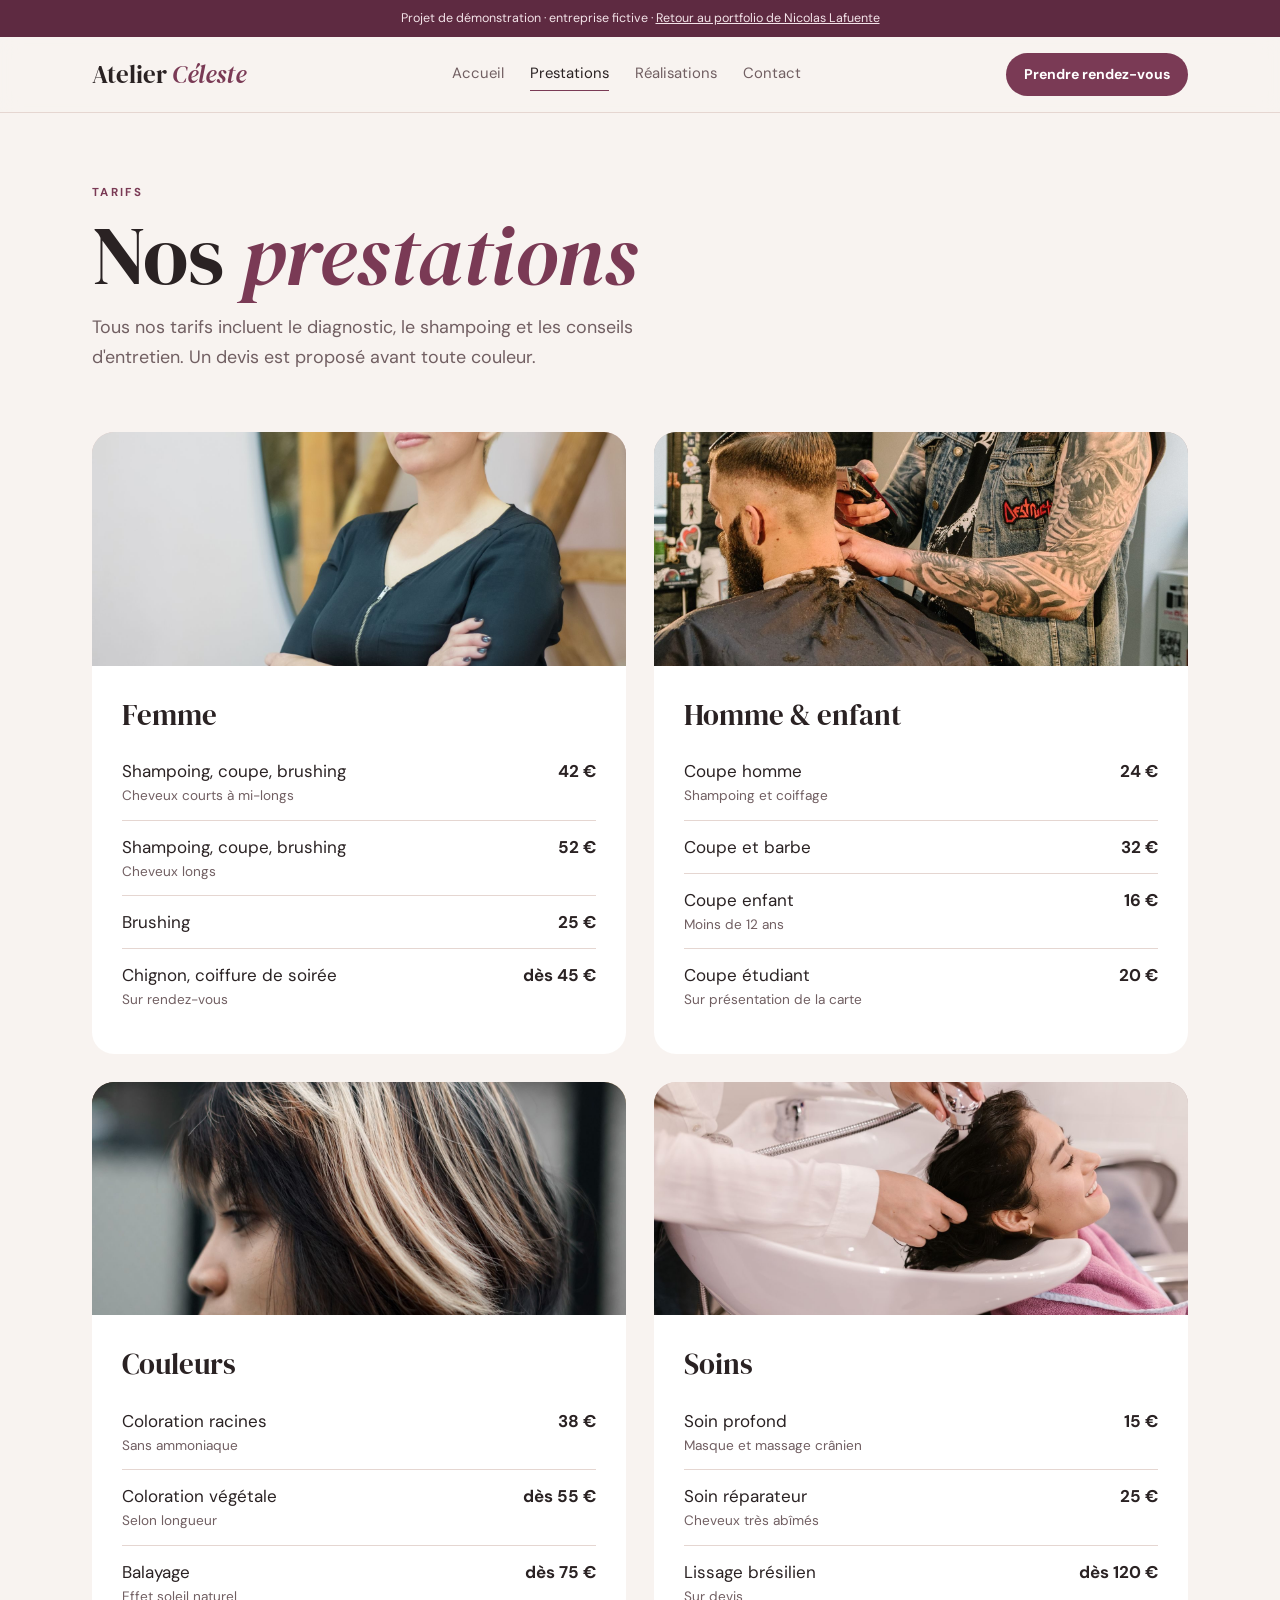
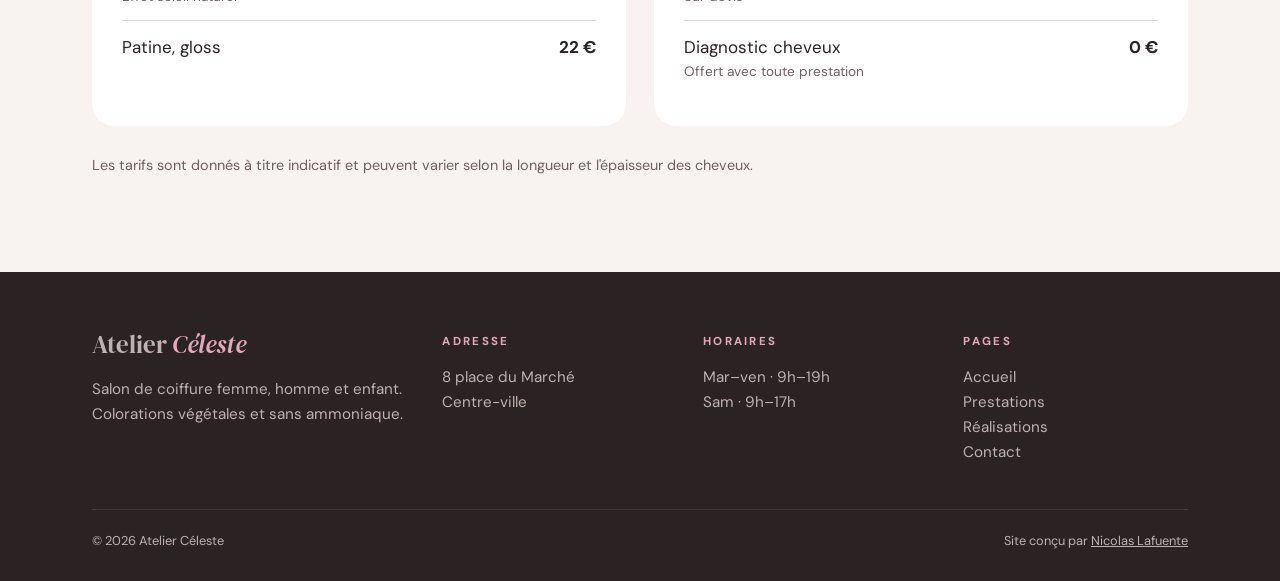
<file: src/Portfolio.Web/wwwroot/projets/coiffure/prestations.html>
<!doctype html>
<html lang="fr">
<head>
<meta charset="utf-8">
<meta name="viewport" content="width=device-width, initial-scale=1, viewport-fit=cover">
<title>Prestations · Atelier Céleste</title>
<meta name="robots" content="noindex, nofollow">
<link rel="stylesheet" href="../../fonts/coiffure.css">
<link rel="stylesheet" href="style.css">
</head>
<body>
<div class="demo">Projet de démonstration · entreprise fictive · <a href="../../index.html">Retour au portfolio de Nicolas Lafuente</a></div>
<header class="site"><div class="wrap">
  <a class="brand" href="index.html">Atelier <i>Céleste</i></a>
  <nav class="menu"><a href="index.html">Accueil</a><a href="prestations.html" aria-current="page">Prestations</a><a href="realisations.html">Réalisations</a><a href="contact.html">Contact</a></nav>
  <a class="btn sm" href="contact.html">Prendre rendez-vous</a>
</div></header>

<div class="wrap phero"><div class="k">Tarifs</div><h1>Nos <i>prestations</i></h1><p>Tous nos tarifs incluent le diagnostic, le shampoing et les conseils d'entretien. Un devis est proposé avant toute couleur.</p></div>
<section style="padding-top:20px"><div class="wrap">
  <div class="ptabs">
    <div class="pbox"><figure class="ph g-portrait " ><img src="images/portrait.jpg" alt="Coupe femme" loading="lazy" onerror="this.remove()"><figcaption>Photo · Coupe femme</figcaption></figure><div class="in"><h3>Femme</h3><div class="line"><span>Shampoing, coupe, brushing<small>Cheveux courts à mi-longs</small></span><span>42 €</span></div><div class="line"><span>Shampoing, coupe, brushing<small>Cheveux longs</small></span><span>52 €</span></div><div class="line"><span>Brushing</span><span>25 €</span></div><div class="line"><span>Chignon, coiffure de soirée<small>Sur rendez-vous</small></span><span>dès 45 €</span></div></div></div>
    <div class="pbox"><figure class="ph g-homme " ><img src="images/coupe-homme.jpg" alt="Coupe homme" loading="lazy" onerror="this.remove()"><figcaption>Photo · Coupe homme</figcaption></figure><div class="in"><h3>Homme &amp; enfant</h3><div class="line"><span>Coupe homme<small>Shampoing et coiffage</small></span><span>24 €</span></div><div class="line"><span>Coupe et barbe</span><span>32 €</span></div><div class="line"><span>Coupe enfant<small>Moins de 12 ans</small></span><span>16 €</span></div><div class="line"><span>Coupe étudiant<small>Sur présentation de la carte</small></span><span>20 €</span></div></div></div>
    <div class="pbox"><figure class="ph g-couleur " ><img src="images/balayage.jpg" alt="Coloration" loading="lazy" onerror="this.remove()"><figcaption>Photo · Coloration</figcaption></figure><div class="in"><h3>Couleurs</h3><div class="line"><span>Coloration racines<small>Sans ammoniaque</small></span><span>38 €</span></div><div class="line"><span>Coloration végétale<small>Selon longueur</small></span><span>dès 55 €</span></div><div class="line"><span>Balayage<small>Effet soleil naturel</small></span><span>dès 75 €</span></div><div class="line"><span>Patine, gloss</span><span>22 €</span></div></div></div>
    <div class="pbox"><figure class="ph g-soin " ><img src="images/soin.jpg" alt="Soin" loading="lazy" onerror="this.remove()"><figcaption>Photo · Soin</figcaption></figure><div class="in"><h3>Soins</h3><div class="line"><span>Soin profond<small>Masque et massage crânien</small></span><span>15 €</span></div><div class="line"><span>Soin réparateur<small>Cheveux très abîmés</small></span><span>25 €</span></div><div class="line"><span>Lissage brésilien<small>Sur devis</small></span><span>dès 120 €</span></div><div class="line"><span>Diagnostic cheveux<small>Offert avec toute prestation</small></span><span>0 €</span></div></div></div>
  </div>
  <p class="note">Les tarifs sont donnés à titre indicatif et peuvent varier selon la longueur et l'épaisseur des cheveux.</p>
</div></section>

<footer class="site"><div class="wrap">
  <div class="fgrid">
    <div><a class="brand" href="index.html">Atelier <i>Céleste</i></a><p style="margin-top:16px;max-width:22em">Salon de coiffure femme, homme et enfant. Colorations végétales et sans ammoniaque.</p></div>
    <div><h4>Adresse</h4><p>8 place du Marché<br>Centre-ville</p></div>
    <div><h4>Horaires</h4><p>Mar–ven · 9h–19h<br>Sam · 9h–17h</p></div>
    <div><h4>Pages</h4><p><a href="index.html">Accueil</a><br><a href="prestations.html">Prestations</a><br><a href="realisations.html">Réalisations</a><br><a href="contact.html">Contact</a></p></div>
  </div>
  <div class="fbottom"><span>© 2026 Atelier Céleste</span><span>Site conçu par <a href="../../index.html">Nicolas Lafuente</a></span></div>
</div></footer>

</body>
</html>
</file>
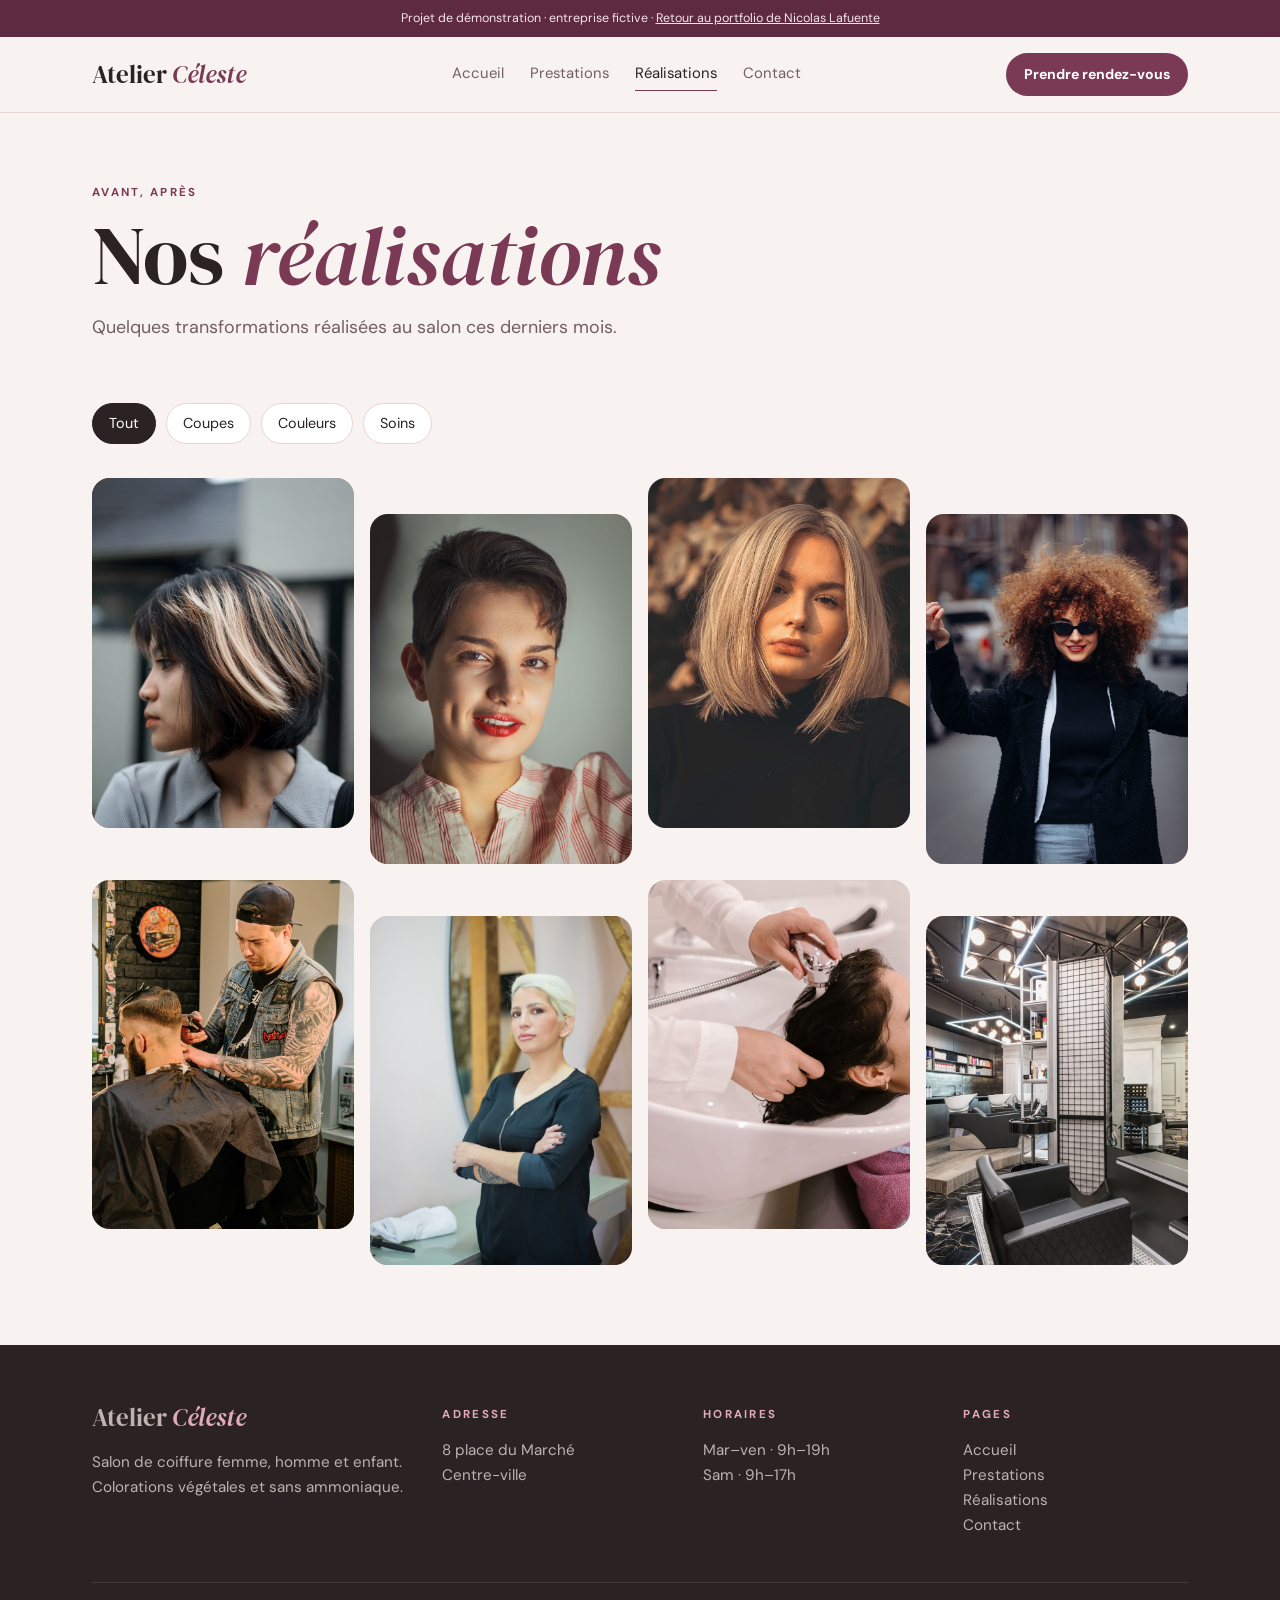
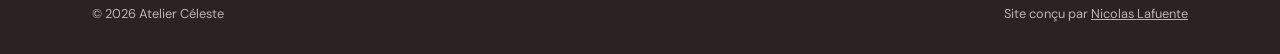
<file: src/Portfolio.Web/wwwroot/projets/coiffure/realisations.html>
<!doctype html>
<html lang="fr">
<head>
<meta charset="utf-8">
<meta name="viewport" content="width=device-width, initial-scale=1, viewport-fit=cover">
<title>Réalisations · Atelier Céleste</title>
<meta name="robots" content="noindex, nofollow">
<link rel="stylesheet" href="../../fonts/coiffure.css">
<link rel="stylesheet" href="style.css">
</head>
<body>
<div class="demo">Projet de démonstration · entreprise fictive · <a href="../../index.html">Retour au portfolio de Nicolas Lafuente</a></div>
<header class="site"><div class="wrap">
  <a class="brand" href="index.html">Atelier <i>Céleste</i></a>
  <nav class="menu"><a href="index.html">Accueil</a><a href="prestations.html">Prestations</a><a href="realisations.html" aria-current="page">Réalisations</a><a href="contact.html">Contact</a></nav>
  <a class="btn sm" href="contact.html">Prendre rendez-vous</a>
</div></header>

<div class="wrap phero"><div class="k">Avant, après</div><h1>Nos <i>réalisations</i></h1><p>Quelques transformations réalisées au salon ces derniers mois.</p></div>
<section style="padding-top:20px"><div class="wrap">
  <div class="filters" role="group" aria-label="Filtrer les réalisations">
    <button type="button" id="f-all" data-f="all" aria-pressed="true">Tout</button>
    <button type="button" id="f-coupe" data-f="coupe" aria-pressed="false">Coupes</button>
    <button type="button" id="f-couleur" data-f="couleur" aria-pressed="false">Couleurs</button>
    <button type="button" id="f-soin" data-f="soin" aria-pressed="false">Soins</button>
  </div>
  <div class="gal" id="gal"><figure class="ph g-couleur " data-cat="couleur"><img src="images/balayage.jpg" alt="Balayage caramel" loading="lazy" onerror="this.remove()"><figcaption>Photo · Balayage caramel</figcaption></figure><figure class="ph g-coupe " data-cat="coupe"><img src="images/coupe-femme.jpg" alt="Carré flou" loading="lazy" onerror="this.remove()"><figcaption>Photo · Carré flou</figcaption></figure><figure class="ph g-blond " data-cat="couleur"><img src="images/blond.jpg" alt="Blond polaire" loading="lazy" onerror="this.remove()"><figcaption>Photo · Blond polaire</figcaption></figure><figure class="ph g-boucles " data-cat="soin"><img src="images/boucles.jpg" alt="Boucles définies" loading="lazy" onerror="this.remove()"><figcaption>Photo · Boucles définies</figcaption></figure><figure class="ph g-homme " data-cat="coupe"><img src="images/coupe-homme.jpg" alt="Dégradé homme" loading="lazy" onerror="this.remove()"><figcaption>Photo · Dégradé homme</figcaption></figure><figure class="ph g-portrait " data-cat="coupe"><img src="images/portrait.jpg" alt="Coupe et brushing" loading="lazy" onerror="this.remove()"><figcaption>Photo · Coupe et brushing</figcaption></figure><figure class="ph g-soin " data-cat="soin"><img src="images/soin.jpg" alt="Soin réparateur" loading="lazy" onerror="this.remove()"><figcaption>Photo · Soin réparateur</figcaption></figure><figure class="ph g-salon " data-cat="coupe"><img src="images/salon.jpg" alt="Chignon de mariée" loading="lazy" onerror="this.remove()"><figcaption>Photo · Chignon de mariée</figcaption></figure></div>
</div></section>

<footer class="site"><div class="wrap">
  <div class="fgrid">
    <div><a class="brand" href="index.html">Atelier <i>Céleste</i></a><p style="margin-top:16px;max-width:22em">Salon de coiffure femme, homme et enfant. Colorations végétales et sans ammoniaque.</p></div>
    <div><h4>Adresse</h4><p>8 place du Marché<br>Centre-ville</p></div>
    <div><h4>Horaires</h4><p>Mar–ven · 9h–19h<br>Sam · 9h–17h</p></div>
    <div><h4>Pages</h4><p><a href="index.html">Accueil</a><br><a href="prestations.html">Prestations</a><br><a href="realisations.html">Réalisations</a><br><a href="contact.html">Contact</a></p></div>
  </div>
  <div class="fbottom"><span>© 2026 Atelier Céleste</span><span>Site conçu par <a href="../../index.html">Nicolas Lafuente</a></span></div>
</div></footer>
<script>
document.querySelectorAll('.filters button').forEach(function(b){b.addEventListener('click',function(){
  document.querySelectorAll('.filters button').forEach(function(x){x.setAttribute('aria-pressed',x===b?'true':'false')});
  var f=b.dataset.f;document.querySelectorAll('#gal .ph').forEach(function(p){p.hidden=!(f==='all'||p.dataset.cat===f)});
});});
</script>
</body>
</html>
</file>
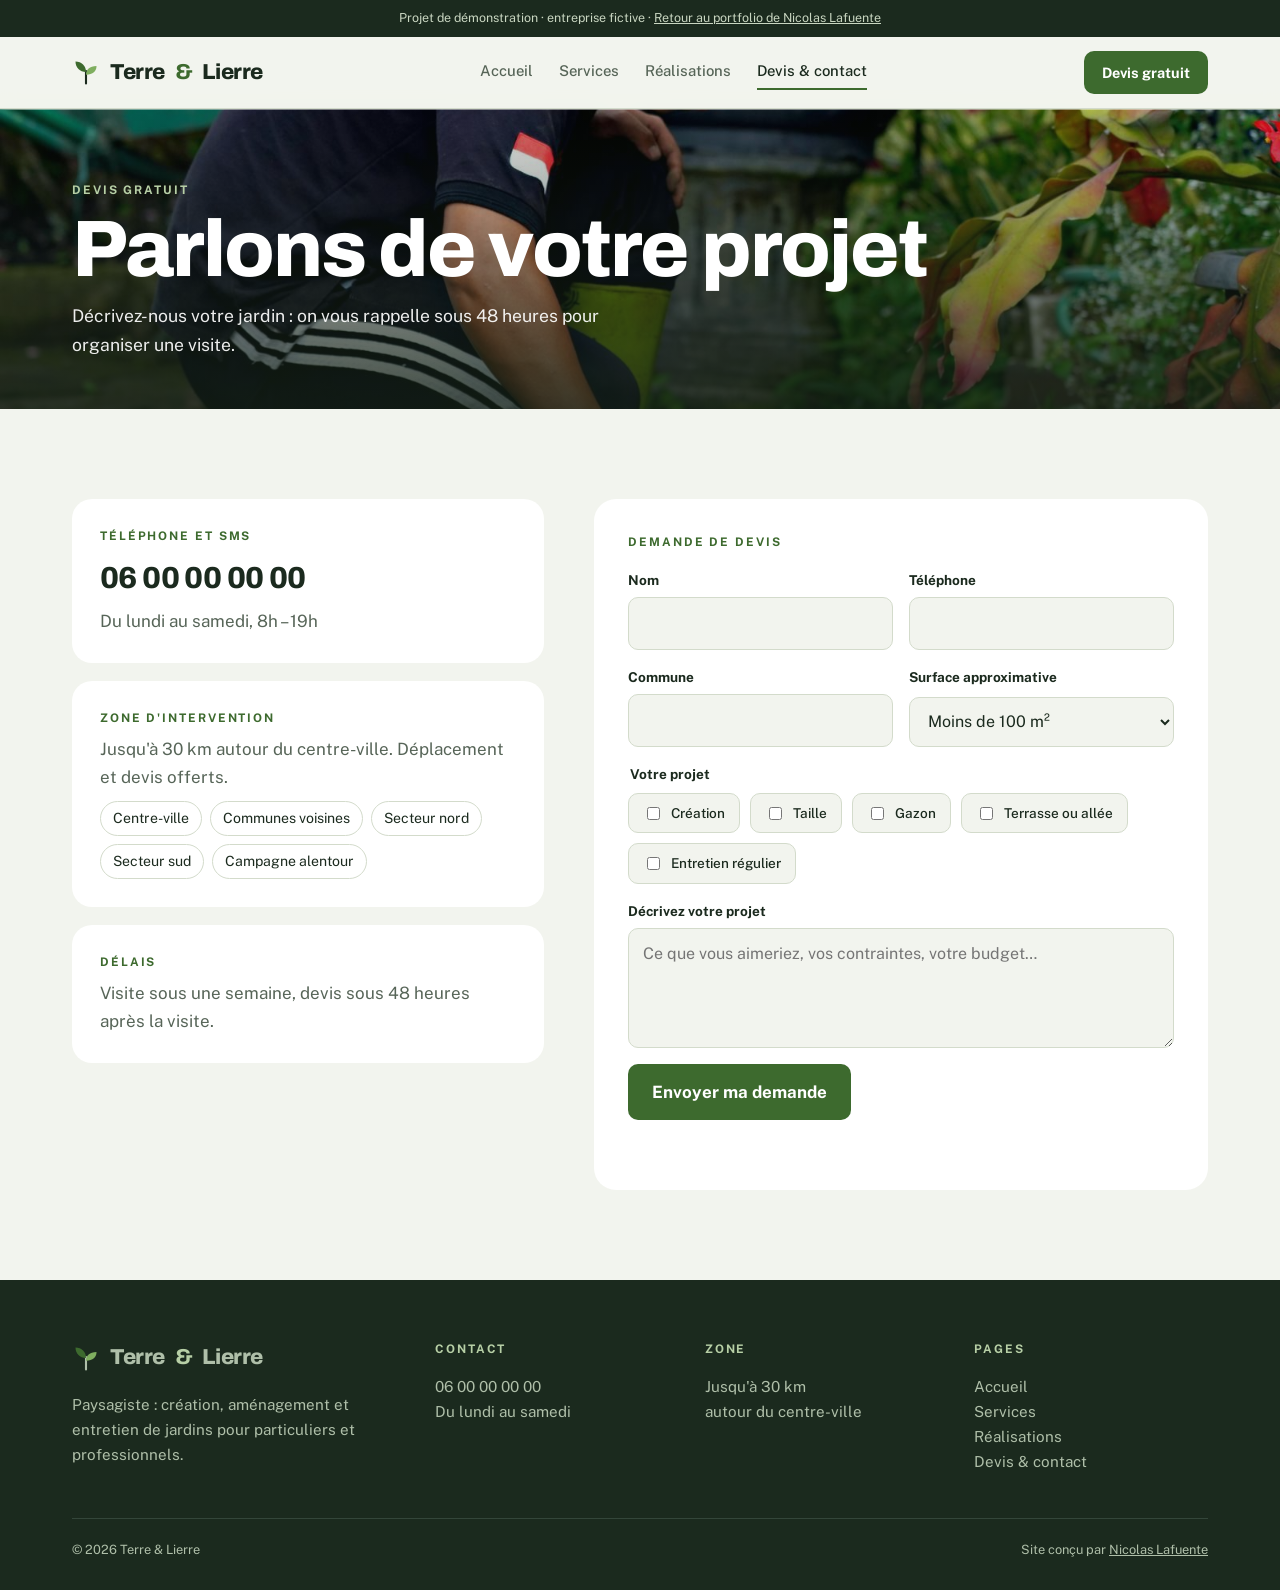
<file: src/Portfolio.Web/wwwroot/projets/paysagiste/contact.html>
<!doctype html>
<html lang="fr">
<head>
<meta charset="utf-8">
<meta name="viewport" content="width=device-width, initial-scale=1, viewport-fit=cover">
<title>Devis · Terre et Lierre</title>
<meta name="robots" content="noindex, nofollow">
<link rel="stylesheet" href="../../fonts/paysagiste.css">
<link rel="stylesheet" href="style.css">
</head>
<body>
<div class="demo">Projet de démonstration · entreprise fictive · <a href="../../index.html">Retour au portfolio de Nicolas Lafuente</a></div>
<header class="site"><div class="wrap">
  <a class="brand" href="index.html"><svg viewBox="0 0 32 32" aria-hidden="true"><path d="M16 29V15" stroke="currentColor" stroke-width="2.4" stroke-linecap="round" fill="none"/><path d="M16 16C16 9 11 4 4 4c0 7 5 12 12 12z" fill="#3D6A2E"/><path d="M16 19c0-6 4-10 12-10 0 6-4 10-12 10z" fill="#7FAE5F"/></svg>Terre <span>&amp;</span> Lierre</a>
  <nav class="menu"><a href="index.html">Accueil</a><a href="services.html">Services</a><a href="realisations.html">Réalisations</a><a href="contact.html" aria-current="page">Devis &amp; contact</a></nav>
  <a class="btn sm" href="contact.html">Devis gratuit</a>
</div></header>

<section class="phero" style="padding:0;min-height:300px"><figure class="ph g-equipe "><img src="images/equipe.jpg" alt="L'équipe au travail" loading="lazy" onerror="this.remove()"><figcaption>Photo · L'équipe au travail</figcaption></figure><div class="wrap"><div class="k">Devis gratuit</div><h1>Parlons de votre projet</h1><p>Décrivez-nous votre jardin : on vous rappelle sous 48 heures pour organiser une visite.</p></div></section>
<section><div class="wrap cgrid">
  <div>
    <div class="ibox"><div class="k">Téléphone et SMS</div><div class="big">06 00 00 00 00</div><p>Du lundi au samedi, 8h – 19h</p></div>
    <div class="ibox"><div class="k">Zone d'intervention</div><p style="margin-top:6px">Jusqu'à 30 km autour du centre-ville. Déplacement et devis offerts.</p><div class="zones"><span>Centre-ville</span><span>Communes voisines</span><span>Secteur nord</span><span>Secteur sud</span><span>Campagne alentour</span></div></div>
    <div class="ibox"><div class="k">Délais</div><p style="margin-top:6px">Visite sous une semaine, devis sous 48 heures après la visite.</p></div>
  </div>
  <form class="f" id="devis-form" novalidate>
    <div class="k">Demande de devis</div>
    <div class="two"><label for="d-nom">Nom<input id="d-nom" autocomplete="name"></label><label for="d-tel">Téléphone<input id="d-tel" type="tel" autocomplete="tel"></label></div>
    <div class="two"><label for="d-ville">Commune<input id="d-ville" autocomplete="address-level2"></label><label for="d-surface">Surface approximative<select id="d-surface"><option>Moins de 100 m²</option><option>100 à 500 m²</option><option>500 à 1 000 m²</option><option>Plus de 1 000 m²</option></select></label></div>
    <fieldset style="border:0;padding:0;margin:0;display:grid;gap:8px"><legend style="font-size:.85rem;font-weight:700;margin-bottom:8px">Votre projet</legend>
      <div class="checks">
        <label for="d-c1"><input type="checkbox" id="d-c1">Création</label>
        <label for="d-c2"><input type="checkbox" id="d-c2">Taille</label>
        <label for="d-c3"><input type="checkbox" id="d-c3">Gazon</label>
        <label for="d-c4"><input type="checkbox" id="d-c4">Terrasse ou allée</label>
        <label for="d-c5"><input type="checkbox" id="d-c5">Entretien régulier</label>
      </div>
    </fieldset>
    <label for="d-msg">Décrivez votre projet<textarea id="d-msg" placeholder="Ce que vous aimeriez, vos contraintes, votre budget…"></textarea></label>
    <button class="btn" type="submit" style="justify-self:start">Envoyer ma demande</button>
    <p class="fmsg" id="d-out" role="status"></p>
  </form>
</div></section>

<footer class="site"><div class="wrap">
  <div class="fgrid">
    <div><a class="brand" href="index.html"><svg viewBox="0 0 32 32" aria-hidden="true"><path d="M16 29V15" stroke="currentColor" stroke-width="2.4" stroke-linecap="round" fill="none"/><path d="M16 16C16 9 11 4 4 4c0 7 5 12 12 12z" fill="#3D6A2E"/><path d="M16 19c0-6 4-10 12-10 0 6-4 10-12 10z" fill="#7FAE5F"/></svg>Terre <span>&amp;</span> Lierre</a><p style="margin-top:16px;max-width:22em">Paysagiste : création, aménagement et entretien de jardins pour particuliers et professionnels.</p></div>
    <div><h4>Contact</h4><p>06 00 00 00 00<br>Du lundi au samedi</p></div>
    <div><h4>Zone</h4><p>Jusqu'à 30 km<br>autour du centre-ville</p></div>
    <div><h4>Pages</h4><p><a href="index.html">Accueil</a><br><a href="services.html">Services</a><br><a href="realisations.html">Réalisations</a><br><a href="contact.html">Devis &amp; contact</a></p></div>
  </div>
  <div class="fbottom"><span>© 2026 Terre &amp; Lierre</span><span>Site conçu par <a href="../../index.html">Nicolas Lafuente</a></span></div>
</div></footer>
<script>
document.getElementById('devis-form').addEventListener('submit',function(e){e.preventDefault();document.getElementById('d-out').textContent="Formulaire de démonstration : aucune demande n'a été envoyée.";});
</script>
</body>
</html>
</file>
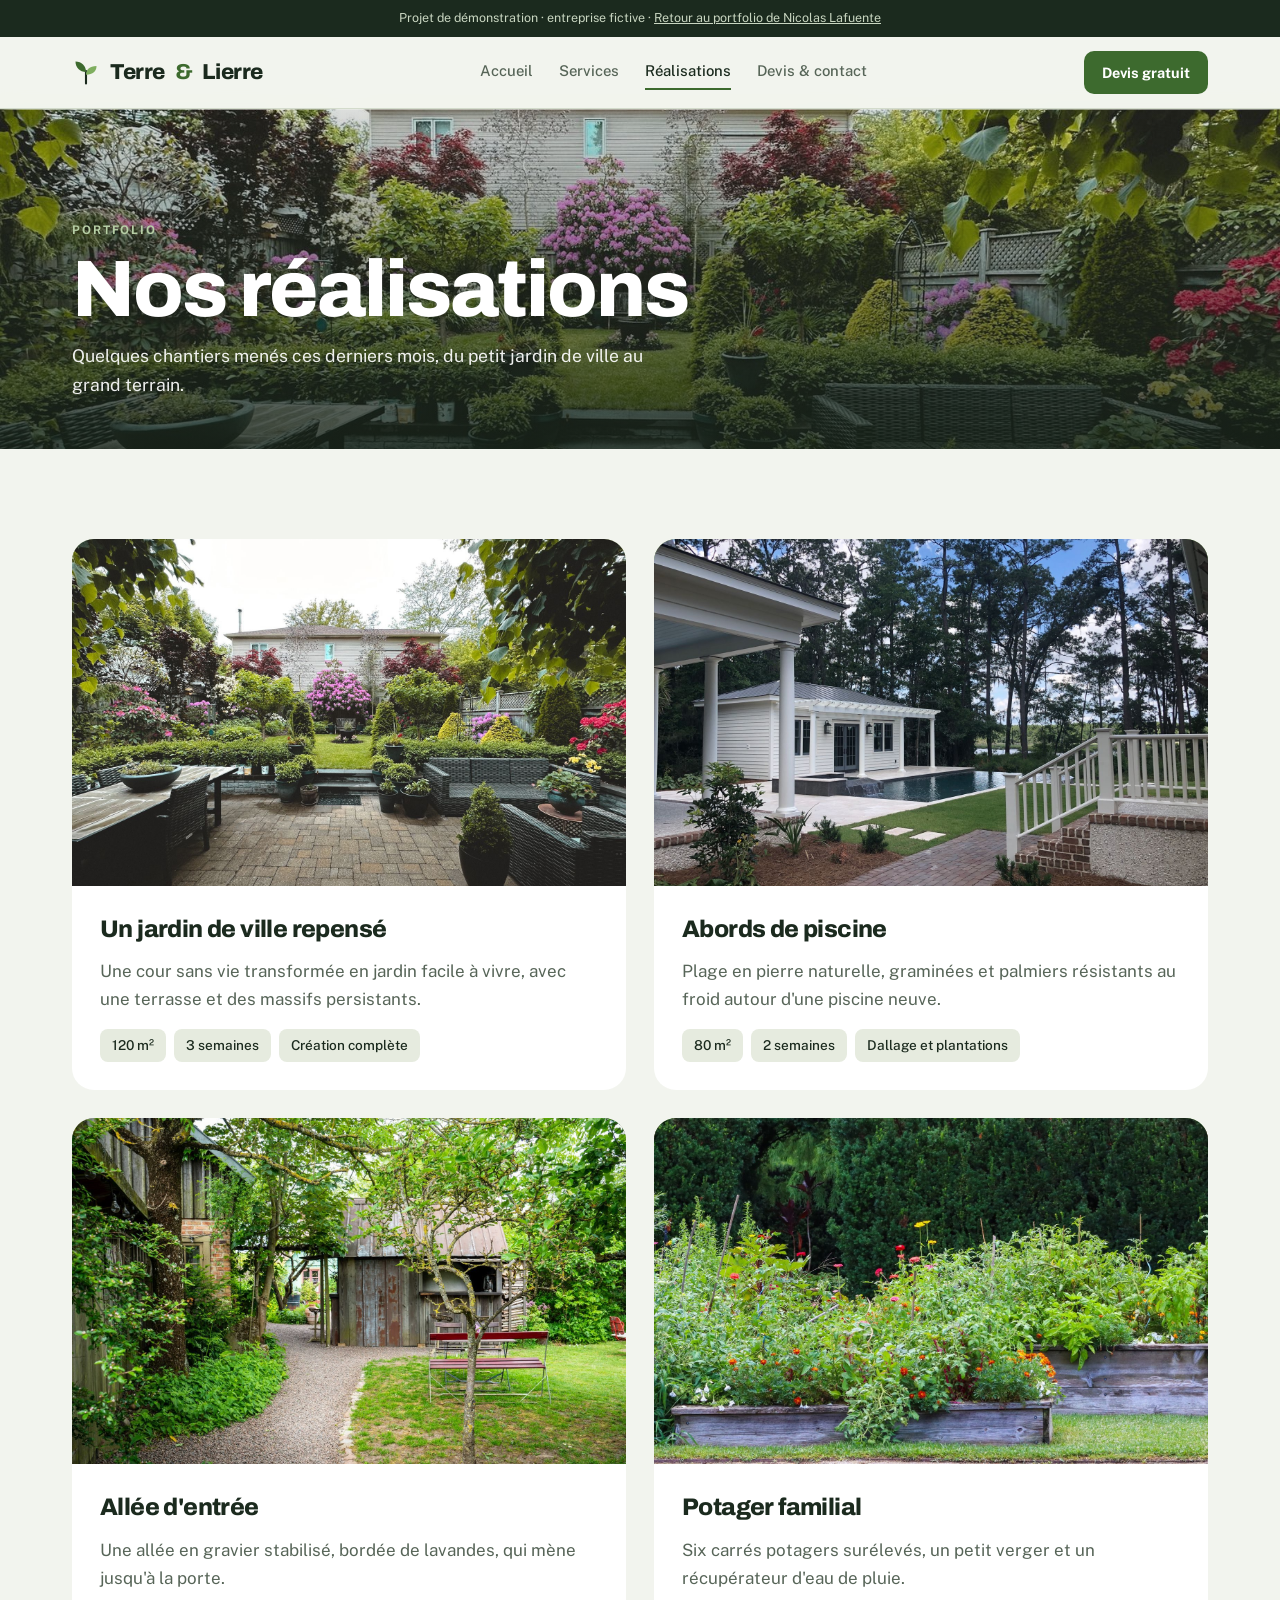
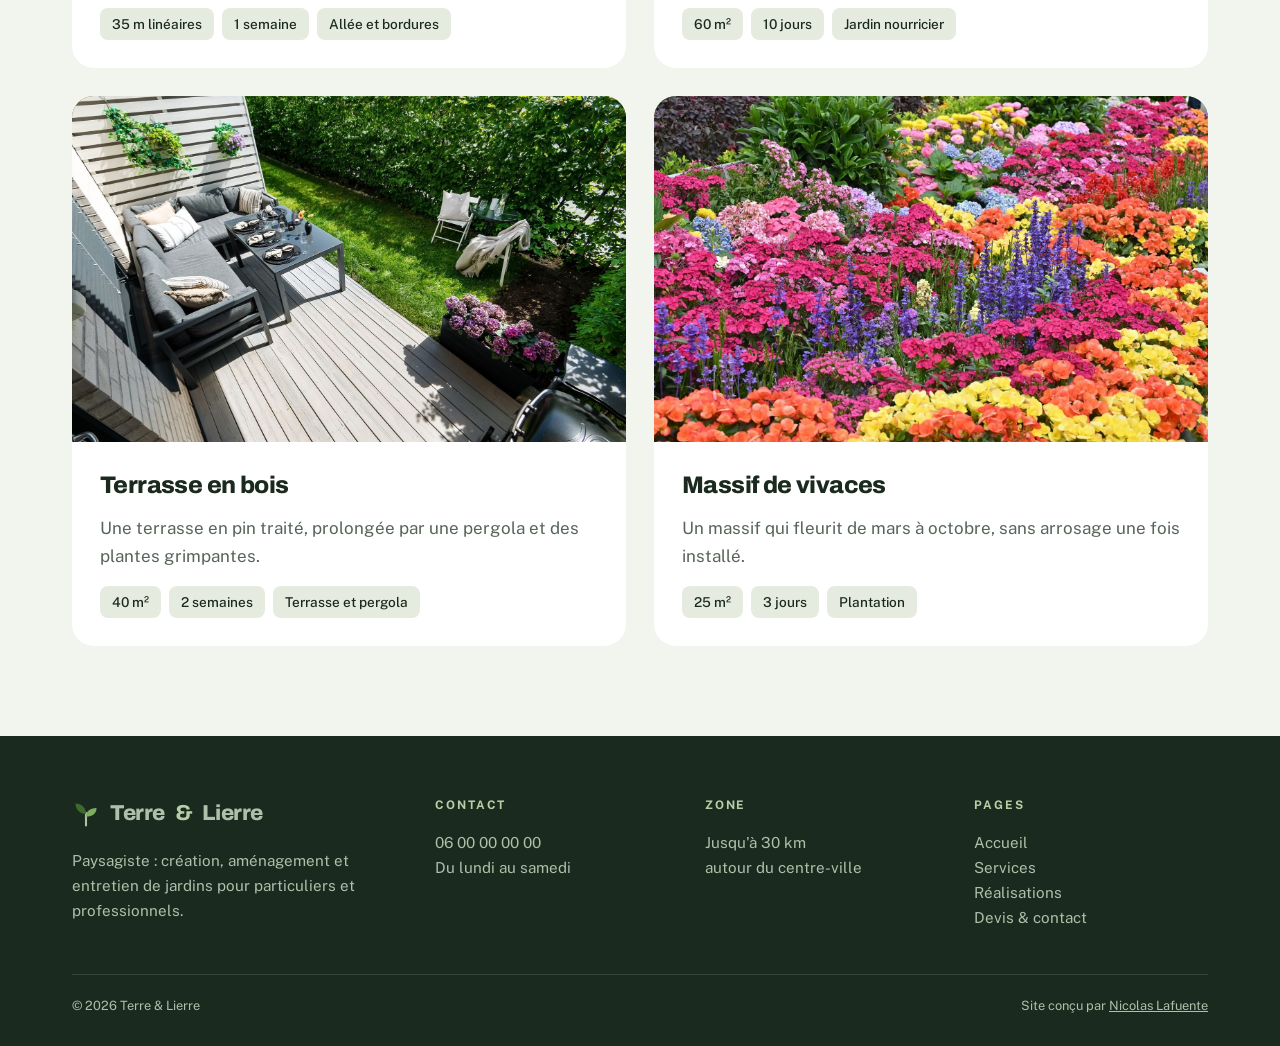
<file: src/Portfolio.Web/wwwroot/projets/paysagiste/realisations.html>
<!doctype html>
<html lang="fr">
<head>
<meta charset="utf-8">
<meta name="viewport" content="width=device-width, initial-scale=1, viewport-fit=cover">
<title>Réalisations · Terre et Lierre</title>
<meta name="robots" content="noindex, nofollow">
<link rel="stylesheet" href="../../fonts/paysagiste.css">
<link rel="stylesheet" href="style.css">
</head>
<body>
<div class="demo">Projet de démonstration · entreprise fictive · <a href="../../index.html">Retour au portfolio de Nicolas Lafuente</a></div>
<header class="site"><div class="wrap">
  <a class="brand" href="index.html"><svg viewBox="0 0 32 32" aria-hidden="true"><path d="M16 29V15" stroke="currentColor" stroke-width="2.4" stroke-linecap="round" fill="none"/><path d="M16 16C16 9 11 4 4 4c0 7 5 12 12 12z" fill="#3D6A2E"/><path d="M16 19c0-6 4-10 12-10 0 6-4 10-12 10z" fill="#7FAE5F"/></svg>Terre <span>&amp;</span> Lierre</a>
  <nav class="menu"><a href="index.html">Accueil</a><a href="services.html">Services</a><a href="realisations.html" aria-current="page">Réalisations</a><a href="contact.html">Devis &amp; contact</a></nav>
  <a class="btn sm" href="contact.html">Devis gratuit</a>
</div></header>

<section class="phero" style="padding:0"><figure class="ph g-jardin "><img src="images/jardin.jpg" alt="Jardin terminé" loading="lazy" onerror="this.remove()"><figcaption>Photo · Jardin terminé</figcaption></figure><div class="wrap"><div class="k">Portfolio</div><h1>Nos réalisations</h1><p>Quelques chantiers menés ces derniers mois, du petit jardin de ville au grand terrain.</p></div></section>
<section><div class="wrap projects">
  <div class="proj"><figure class="ph g-jardin "><img src="images/jardin.jpg" alt="Jardin de ville" loading="lazy" onerror="this.remove()"><figcaption>Photo · Jardin de ville</figcaption></figure><div class="in"><h3>Un jardin de ville repensé</h3><p>Une cour sans vie transformée en jardin facile à vivre, avec une terrasse et des massifs persistants.</p><div class="facts"><span>120 m²</span><span>3 semaines</span><span>Création complète</span></div></div></div>
  <div class="proj"><figure class="ph g-piscine "><img src="images/piscine.jpg" alt="Abords de piscine" loading="lazy" onerror="this.remove()"><figcaption>Photo · Abords de piscine</figcaption></figure><div class="in"><h3>Abords de piscine</h3><p>Plage en pierre naturelle, graminées et palmiers résistants au froid autour d'une piscine neuve.</p><div class="facts"><span>80 m²</span><span>2 semaines</span><span>Dallage et plantations</span></div></div></div>
  <div class="proj"><figure class="ph g-allee "><img src="images/allee.jpg" alt="Allée gravier" loading="lazy" onerror="this.remove()"><figcaption>Photo · Allée gravier</figcaption></figure><div class="in"><h3>Allée d'entrée</h3><p>Une allée en gravier stabilisé, bordée de lavandes, qui mène jusqu'à la porte.</p><div class="facts"><span>35 m linéaires</span><span>1 semaine</span><span>Allée et bordures</span></div></div></div>
  <div class="proj"><figure class="ph g-potager "><img src="images/potager.jpg" alt="Potager" loading="lazy" onerror="this.remove()"><figcaption>Photo · Potager</figcaption></figure><div class="in"><h3>Potager familial</h3><p>Six carrés potagers surélevés, un petit verger et un récupérateur d'eau de pluie.</p><div class="facts"><span>60 m²</span><span>10 jours</span><span>Jardin nourricier</span></div></div></div>
  <div class="proj"><figure class="ph g-terrasse "><img src="images/terrasse-bois.jpg" alt="Terrasse" loading="lazy" onerror="this.remove()"><figcaption>Photo · Terrasse</figcaption></figure><div class="in"><h3>Terrasse en bois</h3><p>Une terrasse en pin traité, prolongée par une pergola et des plantes grimpantes.</p><div class="facts"><span>40 m²</span><span>2 semaines</span><span>Terrasse et pergola</span></div></div></div>
  <div class="proj"><figure class="ph g-massif "><img src="images/massif.jpg" alt="Massif fleuri" loading="lazy" onerror="this.remove()"><figcaption>Photo · Massif fleuri</figcaption></figure><div class="in"><h3>Massif de vivaces</h3><p>Un massif qui fleurit de mars à octobre, sans arrosage une fois installé.</p><div class="facts"><span>25 m²</span><span>3 jours</span><span>Plantation</span></div></div></div>
</div></section>

<footer class="site"><div class="wrap">
  <div class="fgrid">
    <div><a class="brand" href="index.html"><svg viewBox="0 0 32 32" aria-hidden="true"><path d="M16 29V15" stroke="currentColor" stroke-width="2.4" stroke-linecap="round" fill="none"/><path d="M16 16C16 9 11 4 4 4c0 7 5 12 12 12z" fill="#3D6A2E"/><path d="M16 19c0-6 4-10 12-10 0 6-4 10-12 10z" fill="#7FAE5F"/></svg>Terre <span>&amp;</span> Lierre</a><p style="margin-top:16px;max-width:22em">Paysagiste : création, aménagement et entretien de jardins pour particuliers et professionnels.</p></div>
    <div><h4>Contact</h4><p>06 00 00 00 00<br>Du lundi au samedi</p></div>
    <div><h4>Zone</h4><p>Jusqu'à 30 km<br>autour du centre-ville</p></div>
    <div><h4>Pages</h4><p><a href="index.html">Accueil</a><br><a href="services.html">Services</a><br><a href="realisations.html">Réalisations</a><br><a href="contact.html">Devis &amp; contact</a></p></div>
  </div>
  <div class="fbottom"><span>© 2026 Terre &amp; Lierre</span><span>Site conçu par <a href="../../index.html">Nicolas Lafuente</a></span></div>
</div></footer>

</body>
</html>
</file>
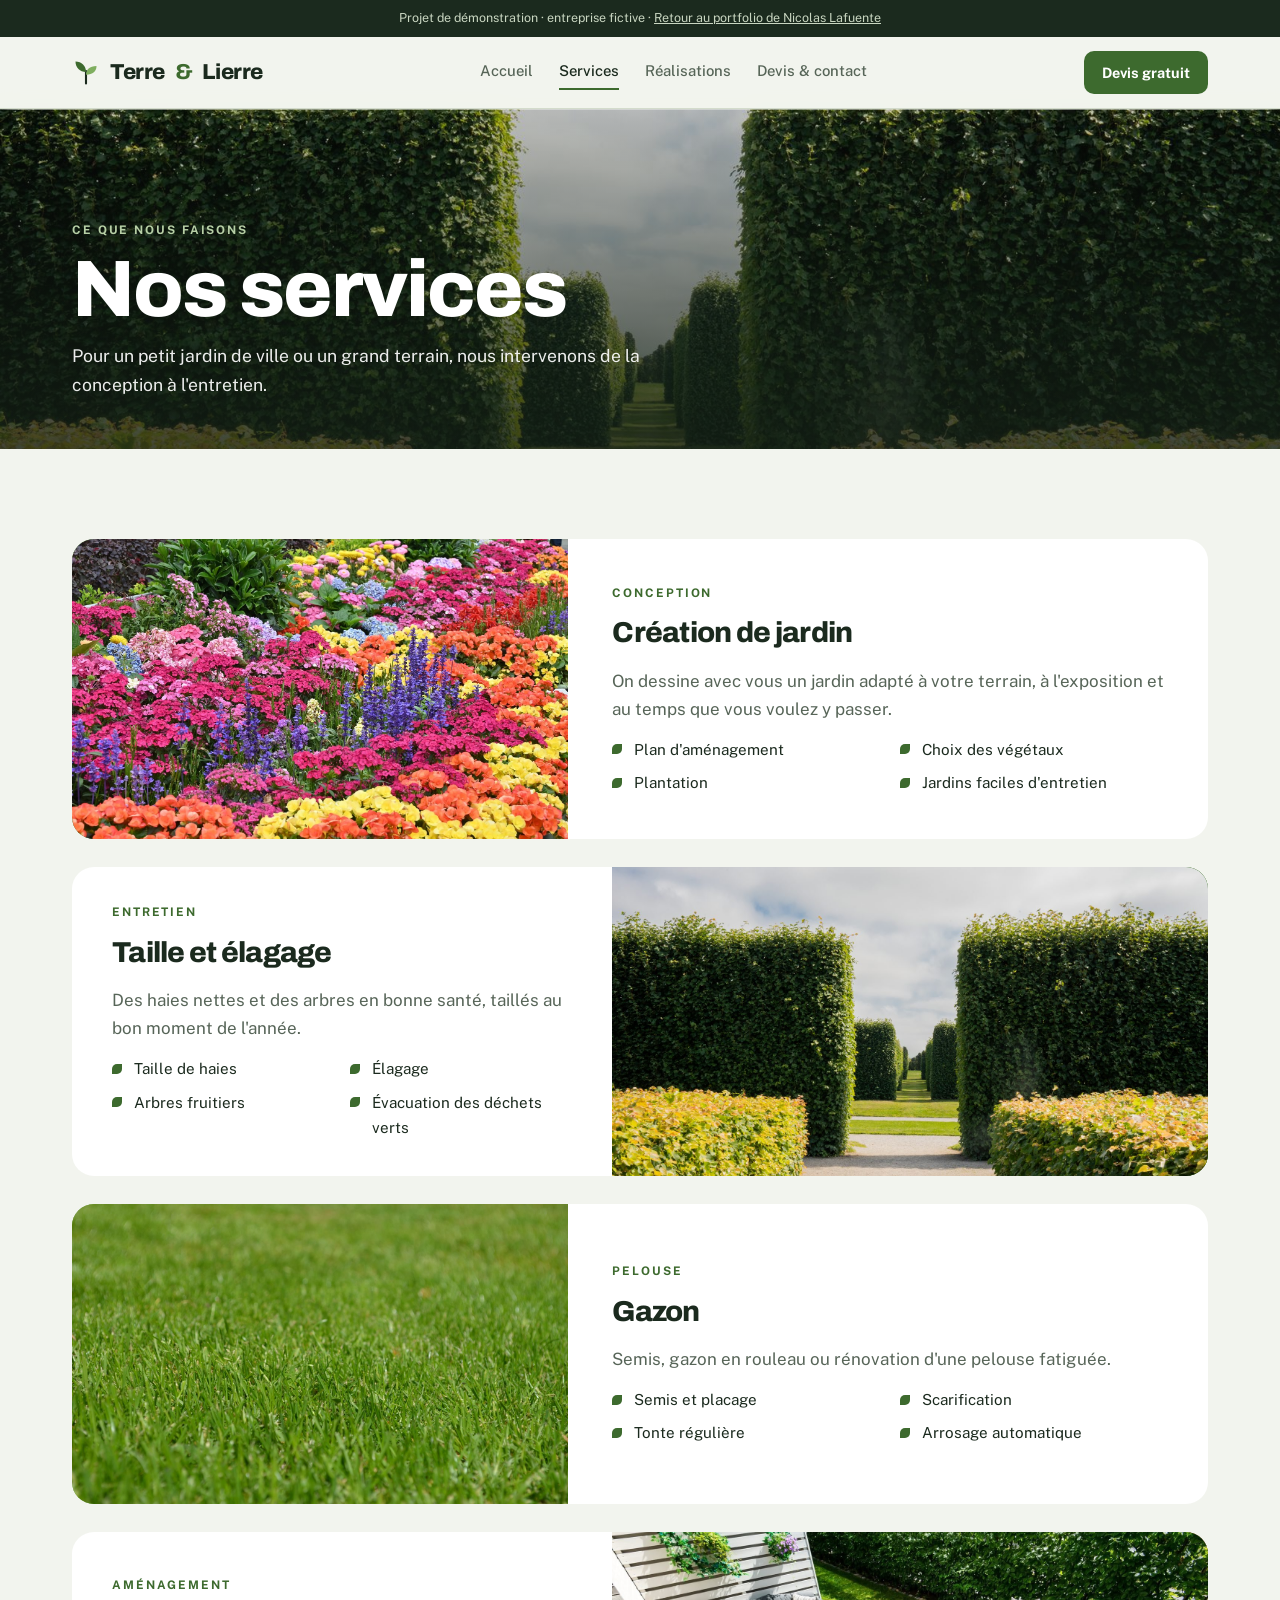
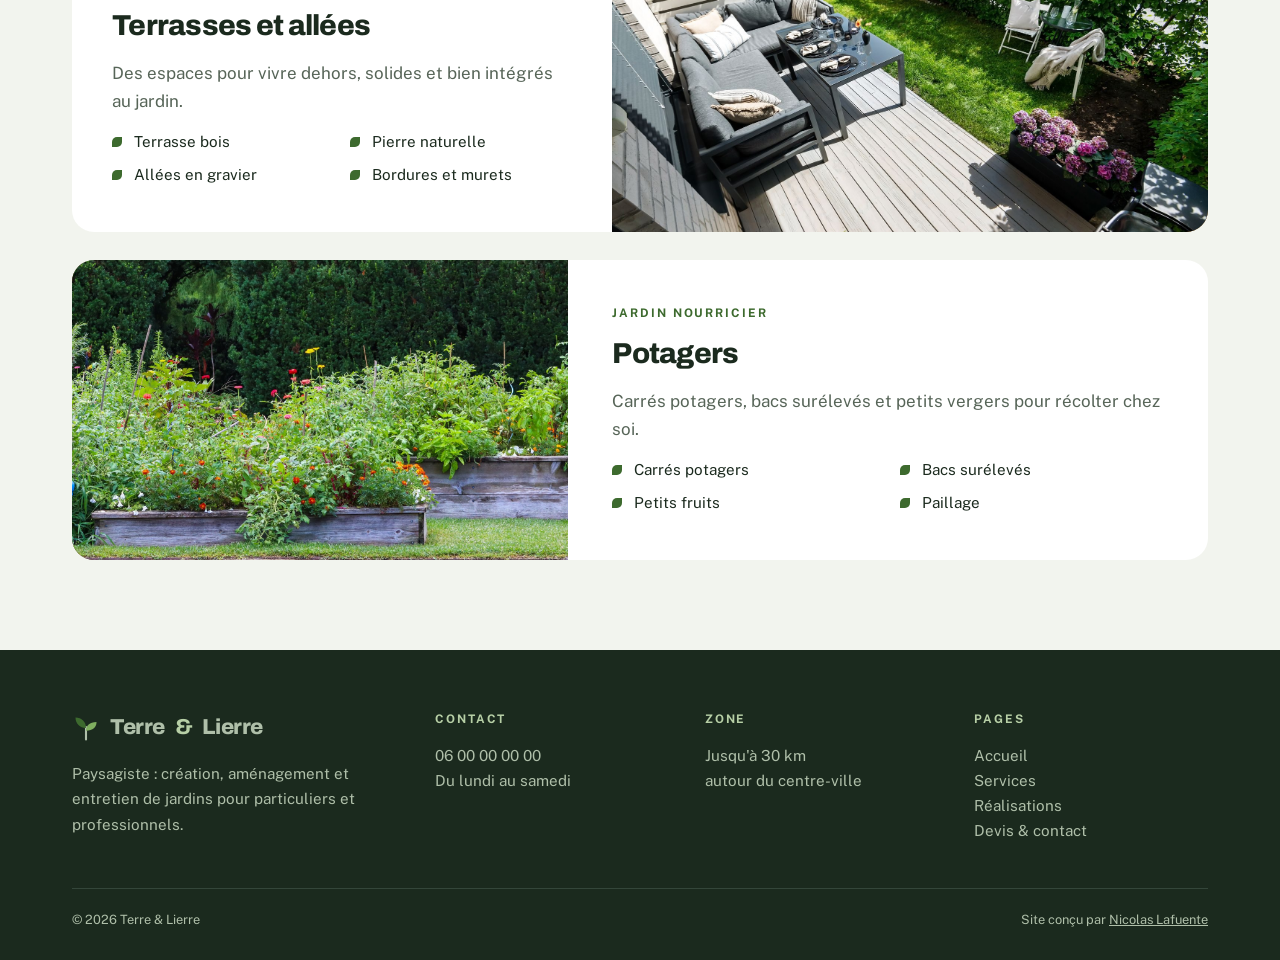
<file: src/Portfolio.Web/wwwroot/projets/paysagiste/services.html>
<!doctype html>
<html lang="fr">
<head>
<meta charset="utf-8">
<meta name="viewport" content="width=device-width, initial-scale=1, viewport-fit=cover">
<title>Services · Terre et Lierre</title>
<meta name="robots" content="noindex, nofollow">
<link rel="stylesheet" href="../../fonts/paysagiste.css">
<link rel="stylesheet" href="style.css">
</head>
<body>
<div class="demo">Projet de démonstration · entreprise fictive · <a href="../../index.html">Retour au portfolio de Nicolas Lafuente</a></div>
<header class="site"><div class="wrap">
  <a class="brand" href="index.html"><svg viewBox="0 0 32 32" aria-hidden="true"><path d="M16 29V15" stroke="currentColor" stroke-width="2.4" stroke-linecap="round" fill="none"/><path d="M16 16C16 9 11 4 4 4c0 7 5 12 12 12z" fill="#3D6A2E"/><path d="M16 19c0-6 4-10 12-10 0 6-4 10-12 10z" fill="#7FAE5F"/></svg>Terre <span>&amp;</span> Lierre</a>
  <nav class="menu"><a href="index.html">Accueil</a><a href="services.html" aria-current="page">Services</a><a href="realisations.html">Réalisations</a><a href="contact.html">Devis &amp; contact</a></nav>
  <a class="btn sm" href="contact.html">Devis gratuit</a>
</div></header>

<section class="phero" style="padding:0"><figure class="ph g-haie "><img src="images/haie.jpg" alt="Taille de haie" loading="lazy" onerror="this.remove()"><figcaption>Photo · Taille de haie</figcaption></figure><div class="wrap"><div class="k">Ce que nous faisons</div><h1>Nos services</h1><p>Pour un petit jardin de ville ou un grand terrain, nous intervenons de la conception à l'entretien.</p></div></section>
<section><div class="wrap slist">
  <div class="srow"><figure class="ph g-massif "><img src="images/massif.jpg" alt="Massif de vivaces" loading="lazy" onerror="this.remove()"><figcaption>Photo · Massif de vivaces</figcaption></figure><div class="in"><div class="k">Conception</div><h3>Création de jardin</h3><p>On dessine avec vous un jardin adapté à votre terrain, à l'exposition et au temps que vous voulez y passer.</p><ul><li>Plan d'aménagement</li><li>Choix des végétaux</li><li>Plantation</li><li>Jardins faciles d'entretien</li></ul></div></div>
  <div class="srow"><figure class="ph g-haie "><img src="images/haie.jpg" alt="Haie de charmes" loading="lazy" onerror="this.remove()"><figcaption>Photo · Haie de charmes</figcaption></figure><div class="in"><div class="k">Entretien</div><h3>Taille et élagage</h3><p>Des haies nettes et des arbres en bonne santé, taillés au bon moment de l'année.</p><ul><li>Taille de haies</li><li>Élagage</li><li>Arbres fruitiers</li><li>Évacuation des déchets verts</li></ul></div></div>
  <div class="srow"><figure class="ph g-gazon "><img src="images/gazon.jpg" alt="Pelouse" loading="lazy" onerror="this.remove()"><figcaption>Photo · Pelouse</figcaption></figure><div class="in"><div class="k">Pelouse</div><h3>Gazon</h3><p>Semis, gazon en rouleau ou rénovation d'une pelouse fatiguée.</p><ul><li>Semis et placage</li><li>Scarification</li><li>Tonte régulière</li><li>Arrosage automatique</li></ul></div></div>
  <div class="srow"><figure class="ph g-terrasse "><img src="images/terrasse-bois.jpg" alt="Terrasse en bois" loading="lazy" onerror="this.remove()"><figcaption>Photo · Terrasse en bois</figcaption></figure><div class="in"><div class="k">Aménagement</div><h3>Terrasses et allées</h3><p>Des espaces pour vivre dehors, solides et bien intégrés au jardin.</p><ul><li>Terrasse bois</li><li>Pierre naturelle</li><li>Allées en gravier</li><li>Bordures et murets</li></ul></div></div>
  <div class="srow"><figure class="ph g-potager "><img src="images/potager.jpg" alt="Potager surélevé" loading="lazy" onerror="this.remove()"><figcaption>Photo · Potager surélevé</figcaption></figure><div class="in"><div class="k">Jardin nourricier</div><h3>Potagers</h3><p>Carrés potagers, bacs surélevés et petits vergers pour récolter chez soi.</p><ul><li>Carrés potagers</li><li>Bacs surélevés</li><li>Petits fruits</li><li>Paillage</li></ul></div></div>
</div></section>

<footer class="site"><div class="wrap">
  <div class="fgrid">
    <div><a class="brand" href="index.html"><svg viewBox="0 0 32 32" aria-hidden="true"><path d="M16 29V15" stroke="currentColor" stroke-width="2.4" stroke-linecap="round" fill="none"/><path d="M16 16C16 9 11 4 4 4c0 7 5 12 12 12z" fill="#3D6A2E"/><path d="M16 19c0-6 4-10 12-10 0 6-4 10-12 10z" fill="#7FAE5F"/></svg>Terre <span>&amp;</span> Lierre</a><p style="margin-top:16px;max-width:22em">Paysagiste : création, aménagement et entretien de jardins pour particuliers et professionnels.</p></div>
    <div><h4>Contact</h4><p>06 00 00 00 00<br>Du lundi au samedi</p></div>
    <div><h4>Zone</h4><p>Jusqu'à 30 km<br>autour du centre-ville</p></div>
    <div><h4>Pages</h4><p><a href="index.html">Accueil</a><br><a href="services.html">Services</a><br><a href="realisations.html">Réalisations</a><br><a href="contact.html">Devis &amp; contact</a></p></div>
  </div>
  <div class="fbottom"><span>© 2026 Terre &amp; Lierre</span><span>Site conçu par <a href="../../index.html">Nicolas Lafuente</a></span></div>
</div></footer>

</body>
</html>
</file>
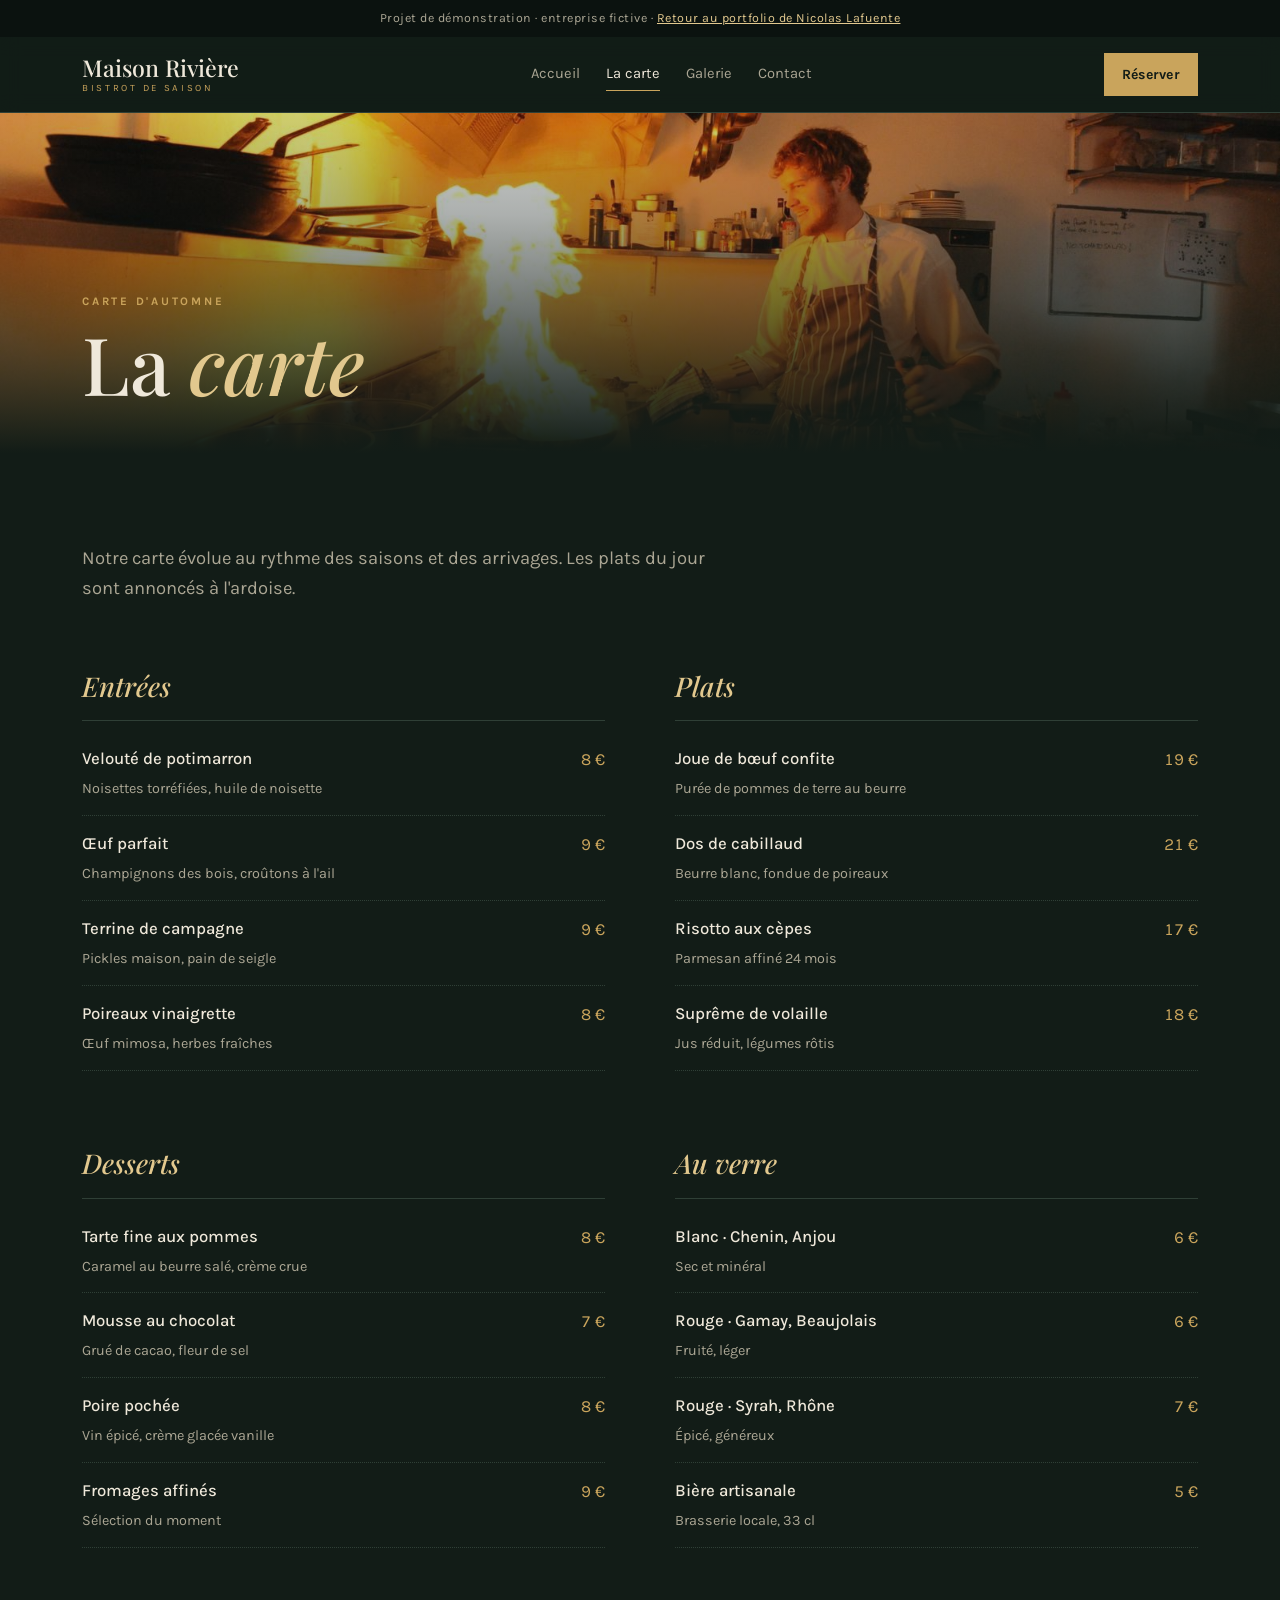
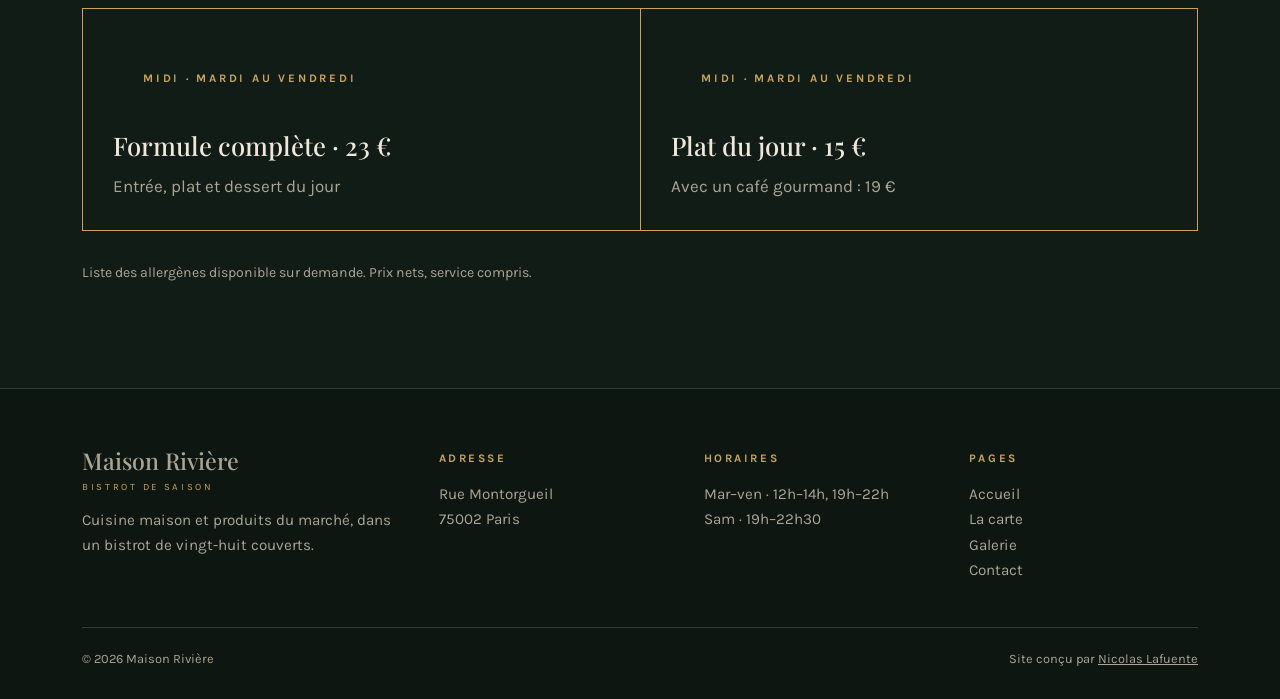
<file: src/Portfolio.Web/wwwroot/projets/restaurant/carte.html>
<!doctype html>
<html lang="fr">
<head>
<meta charset="utf-8">
<meta name="viewport" content="width=device-width, initial-scale=1, viewport-fit=cover">
<title>La carte · Maison Rivière</title>
<meta name="robots" content="noindex, nofollow">
<link rel="stylesheet" href="../../fonts/restaurant.css">
<link rel="stylesheet" href="style.css">
</head>
<body>
<div class="demo">Projet de démonstration · entreprise fictive · <a href="../../index.html">Retour au portfolio de Nicolas Lafuente</a></div>
<header class="site"><div class="wrap">
  <a class="brand" href="index.html">Maison Rivière<small>Bistrot de saison</small></a>
  <nav class="menu"><a href="index.html">Accueil</a><a href="carte.html" aria-current="page">La carte</a><a href="galerie.html">Galerie</a><a href="contact.html">Contact</a></nav>
  <a class="btn sm" href="contact.html">Réserver</a>
</div></header>

<section class="phero" style="padding:0"><figure class="ph g-cuisine "><img src="images/cuisine.jpg" alt="Cuisine en service" loading="lazy" onerror="this.remove()"><figcaption>Photo · Cuisine en service</figcaption></figure><div class="wrap"><div class="k">Carte d'automne</div><h1>La <i>carte</i></h1></div></section>
<section><div class="wrap">
  <p class="lead" style="margin:0 0 60px">Notre carte évolue au rythme des saisons et des arrivages. Les plats du jour sont annoncés à l'ardoise.</p>
  <div class="carte">
    <div class="cat"><h3>Entrées</h3><div class="item"><b>Velouté de potimarron</b><span>8 €</span><small>Noisettes torréfiées, huile de noisette</small></div><div class="item"><b>Œuf parfait</b><span>9 €</span><small>Champignons des bois, croûtons à l'ail</small></div><div class="item"><b>Terrine de campagne</b><span>9 €</span><small>Pickles maison, pain de seigle</small></div><div class="item"><b>Poireaux vinaigrette</b><span>8 €</span><small>Œuf mimosa, herbes fraîches</small></div></div>
    <div class="cat"><h3>Plats</h3><div class="item"><b>Joue de bœuf confite</b><span>19 €</span><small>Purée de pommes de terre au beurre</small></div><div class="item"><b>Dos de cabillaud</b><span>21 €</span><small>Beurre blanc, fondue de poireaux</small></div><div class="item"><b>Risotto aux cèpes</b><span>17 €</span><small>Parmesan affiné 24 mois</small></div><div class="item"><b>Suprême de volaille</b><span>18 €</span><small>Jus réduit, légumes rôtis</small></div></div>
    <div class="cat"><h3>Desserts</h3><div class="item"><b>Tarte fine aux pommes</b><span>8 €</span><small>Caramel au beurre salé, crème crue</small></div><div class="item"><b>Mousse au chocolat</b><span>7 €</span><small>Grué de cacao, fleur de sel</small></div><div class="item"><b>Poire pochée</b><span>8 €</span><small>Vin épicé, crème glacée vanille</small></div><div class="item"><b>Fromages affinés</b><span>9 €</span><small>Sélection du moment</small></div></div>
    <div class="cat"><h3>Au verre</h3><div class="item"><b>Blanc · Chenin, Anjou</b><span>6 €</span><small>Sec et minéral</small></div><div class="item"><b>Rouge · Gamay, Beaujolais</b><span>6 €</span><small>Fruité, léger</small></div><div class="item"><b>Rouge · Syrah, Rhône</b><span>7 €</span><small>Épicé, généreux</small></div><div class="item"><b>Bière artisanale</b><span>5 €</span><small>Brasserie locale, 33 cl</small></div></div>
  </div>
  <div class="formule">
    <div><div class="k">Midi · mardi au vendredi</div><b>Formule complète · 23 €</b><p>Entrée, plat et dessert du jour</p></div>
    <div><div class="k">Midi · mardi au vendredi</div><b>Plat du jour · 15 €</b><p>Avec un café gourmand : 19 €</p></div>
  </div>
  <p class="note">Liste des allergènes disponible sur demande. Prix nets, service compris.</p>
</div></section>

<footer class="site"><div class="wrap">
  <div class="fgrid">
    <div><a class="brand" href="index.html">Maison Rivière<small>Bistrot de saison</small></a><p style="margin-top:16px;max-width:22em">Cuisine maison et produits du marché, dans un bistrot de vingt-huit couverts.</p></div>
    <div><h4>Adresse</h4><p>Rue Montorgueil<br>75002 Paris</p></div>
    <div><h4>Horaires</h4><p>Mar–ven · 12h–14h, 19h–22h<br>Sam · 19h–22h30</p></div>
    <div><h4>Pages</h4><p><a href="index.html">Accueil</a><br><a href="carte.html">La carte</a><br><a href="galerie.html">Galerie</a><br><a href="contact.html">Contact</a></p></div>
  </div>
  <div class="fbottom"><span>© 2026 Maison Rivière</span><span>Site conçu par <a href="../../index.html">Nicolas Lafuente</a></span></div>
</div></footer>

</body>
</html>
</file>
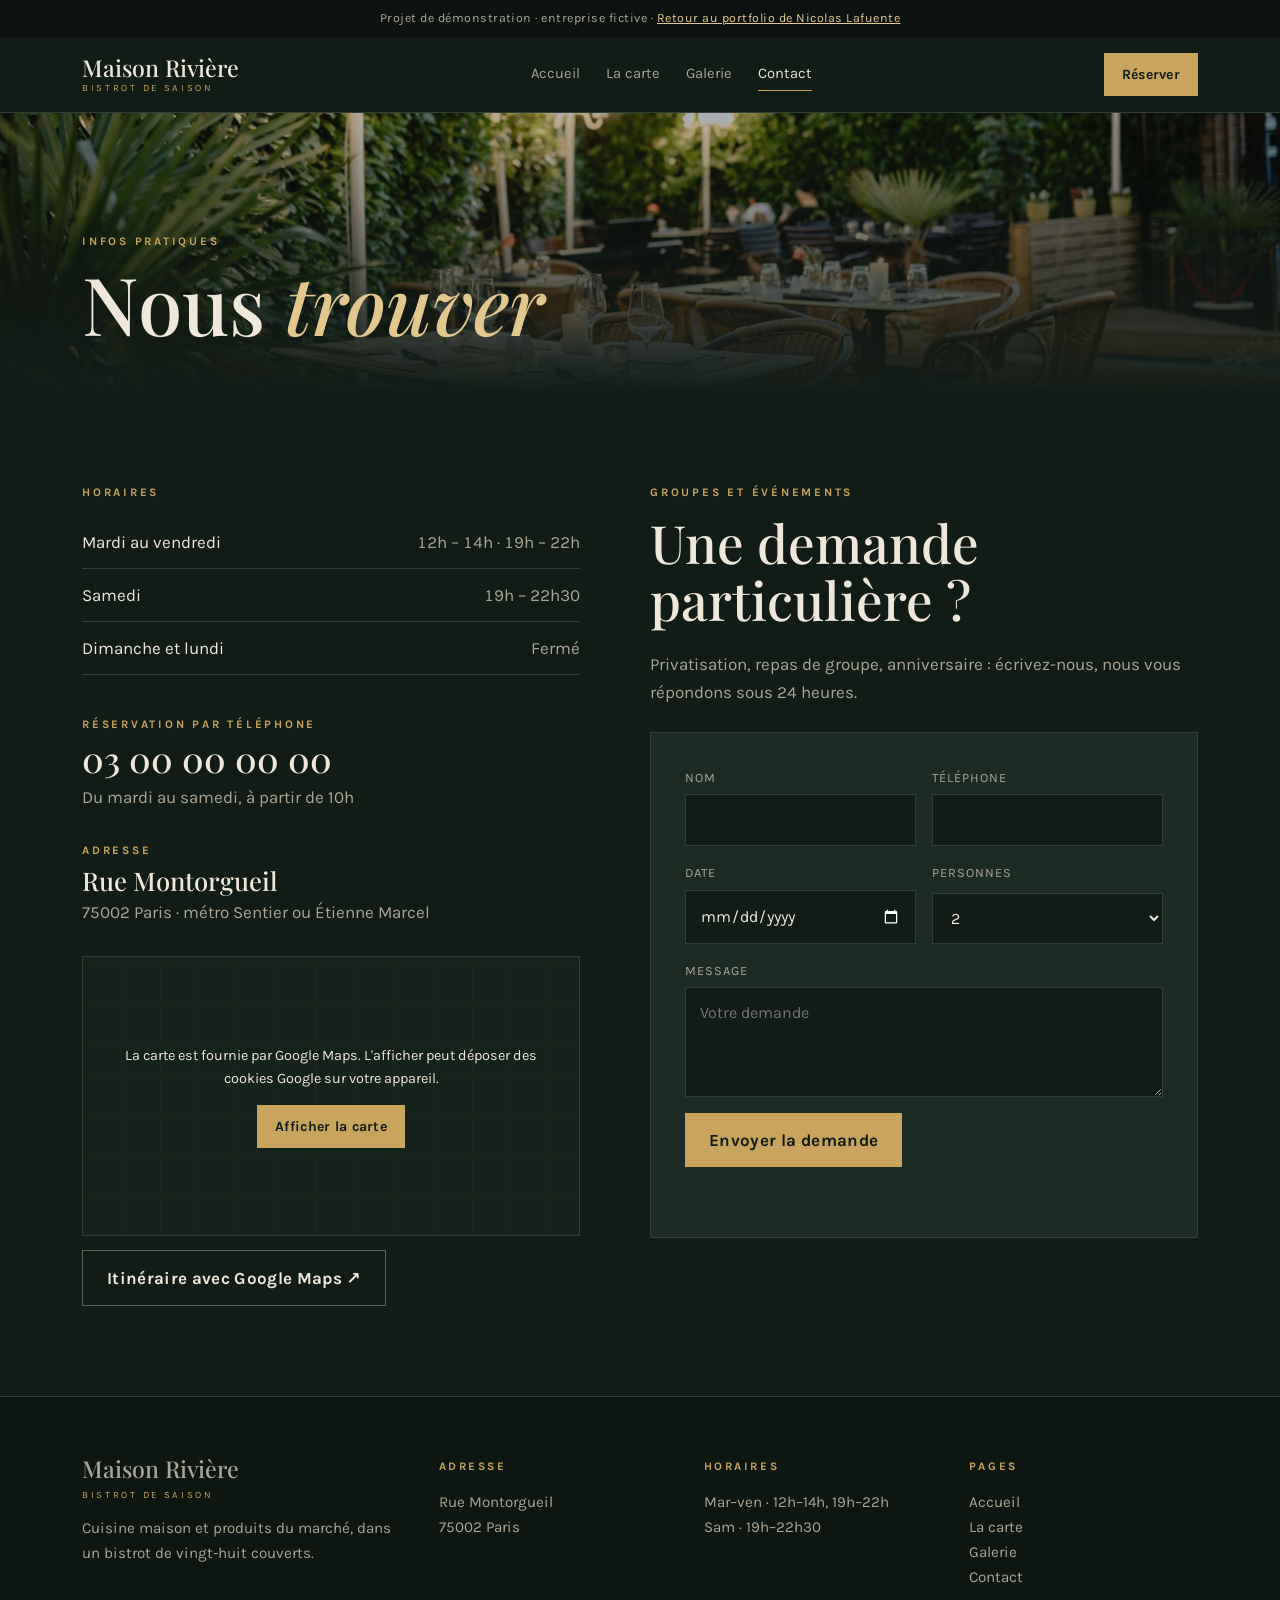
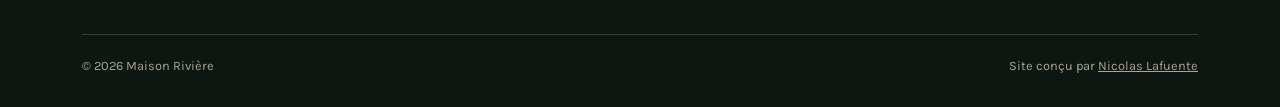
<file: src/Portfolio.Web/wwwroot/projets/restaurant/contact.html>
<!doctype html>
<html lang="fr">
<head>
<meta charset="utf-8">
<meta name="viewport" content="width=device-width, initial-scale=1, viewport-fit=cover">
<title>Contact · Maison Rivière</title>
<meta name="robots" content="noindex, nofollow">
<link rel="stylesheet" href="../../fonts/restaurant.css">
<link rel="stylesheet" href="style.css">
</head>
<body>
<div class="demo">Projet de démonstration · entreprise fictive · <a href="../../index.html">Retour au portfolio de Nicolas Lafuente</a></div>
<header class="site"><div class="wrap">
  <a class="brand" href="index.html">Maison Rivière<small>Bistrot de saison</small></a>
  <nav class="menu"><a href="index.html">Accueil</a><a href="carte.html">La carte</a><a href="galerie.html">Galerie</a><a href="contact.html" aria-current="page">Contact</a></nav>
  <a class="btn sm" href="contact.html">Réserver</a>
</div></header>

<section class="phero" style="padding:0;min-height:280px"><figure class="ph g-terrasse "><img src="images/terrasse.jpg" alt="Façade du restaurant" loading="lazy" onerror="this.remove()"><figcaption>Photo · Façade du restaurant</figcaption></figure><div class="wrap"><div class="k">Infos pratiques</div><h1>Nous <i>trouver</i></h1></div></section>
<section><div class="wrap cgrid">
  <div>
    <div class="k">Horaires</div>
    <table class="hours" style="margin-top:14px">
      <tr><td>Mardi au vendredi</td><td>12h – 14h · 19h – 22h</td></tr>
      <tr><td>Samedi</td><td>19h – 22h30</td></tr>
      <tr><td>Dimanche et lundi</td><td>Fermé</td></tr>
    </table>
    <div class="k">Réservation par téléphone</div>
    <div class="big">03 00 00 00 00</div>
    <p style="color:var(--muted);margin:0 0 30px">Du mardi au samedi, à partir de 10h</p>
    <div class="k">Adresse</div>
    <div class="big" style="font-size:1.6rem">Rue Montorgueil</div>
    <p style="color:var(--muted);margin:0">75002 Paris · métro Sentier ou Étienne Marcel</p>
    <div class="map" id="map" data-src="https://www.google.com/maps?q=Rue+Montorgueil,+75002+Paris&amp;z=16&amp;output=embed">
      <div class="map__consent">
        <p>La carte est fournie par Google Maps. L'afficher peut déposer des cookies Google sur votre appareil.</p>
        <button type="button" class="btn sm" id="map-load">Afficher la carte</button>
      </div>
    </div>
    <a class="btn ghost map-link" href="https://www.google.com/maps/dir/?api=1&amp;destination=Rue%20Montorgueil%2C%2075002%20Paris" target="_blank" rel="noopener">Itinéraire avec Google Maps ↗</a>
  </div>
  <div>
    <div class="k">Groupes et événements</div>
    <h2>Une demande particulière ?</h2>
    <p style="color:var(--muted);margin:0 0 26px">Privatisation, repas de groupe, anniversaire : écrivez-nous, nous vous répondons sous 24 heures.</p>
    <form class="f" id="resa-form" novalidate>
      <div class="two"><label for="r-nom">Nom<input id="r-nom" name="nom" autocomplete="name"></label><label for="r-tel">Téléphone<input id="r-tel" name="tel" type="tel" autocomplete="tel"></label></div>
      <div class="two"><label for="r-date">Date<input id="r-date" name="date" type="date"></label><label for="r-pers">Personnes<select id="r-pers" name="pers"><option>2</option><option>4</option><option>6</option><option>8 à 12</option><option>Plus de 12</option></select></label></div>
      <label for="r-msg">Message<textarea id="r-msg" name="msg" placeholder="Votre demande"></textarea></label>
      <button class="btn" type="submit" style="justify-self:start">Envoyer la demande</button>
      <p class="fmsg" id="r-out" role="status"></p>
    </form>
  </div>
</div></section>

<footer class="site"><div class="wrap">
  <div class="fgrid">
    <div><a class="brand" href="index.html">Maison Rivière<small>Bistrot de saison</small></a><p style="margin-top:16px;max-width:22em">Cuisine maison et produits du marché, dans un bistrot de vingt-huit couverts.</p></div>
    <div><h4>Adresse</h4><p>Rue Montorgueil<br>75002 Paris</p></div>
    <div><h4>Horaires</h4><p>Mar–ven · 12h–14h, 19h–22h<br>Sam · 19h–22h30</p></div>
    <div><h4>Pages</h4><p><a href="index.html">Accueil</a><br><a href="carte.html">La carte</a><br><a href="galerie.html">Galerie</a><br><a href="contact.html">Contact</a></p></div>
  </div>
  <div class="fbottom"><span>© 2026 Maison Rivière</span><span>Site conçu par <a href="../../index.html">Nicolas Lafuente</a></span></div>
</div></footer>
<script>
document.getElementById('resa-form').addEventListener('submit',function(e){e.preventDefault();document.getElementById('r-out').textContent="Formulaire de démonstration : aucun message n'a été envoyé.";});
</script>
<script>
document.getElementById('map-load').addEventListener('click', function () {
  var m = document.getElementById('map');
  var f = document.createElement('iframe');
  f.src = m.getAttribute('data-src');
  f.title = "Plan d'accès : rue Montorgueil, 75002 Paris";
  f.referrerPolicy = 'no-referrer-when-downgrade';
  f.allowFullscreen = true;
  m.innerHTML = '';
  m.appendChild(f);
  m.classList.add('is-loaded');
});
</script>
</body>
</html>
</file>
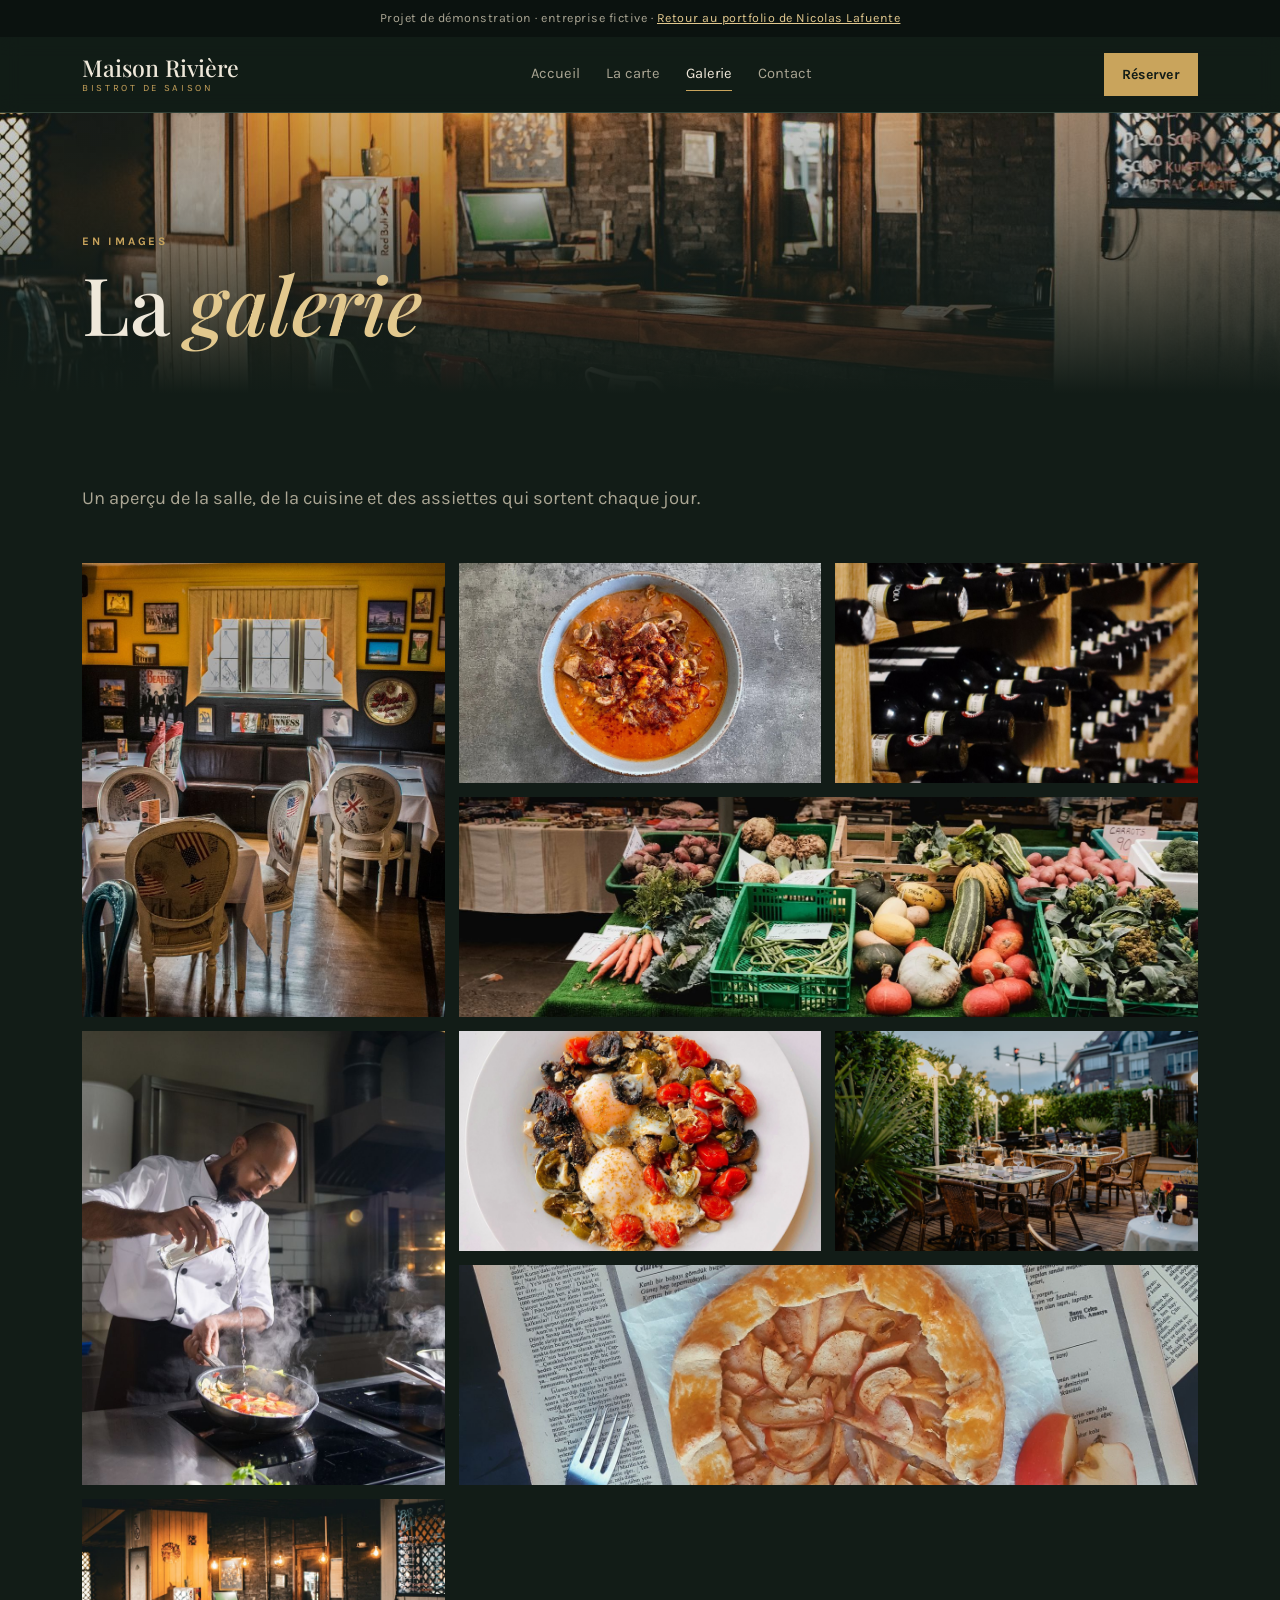
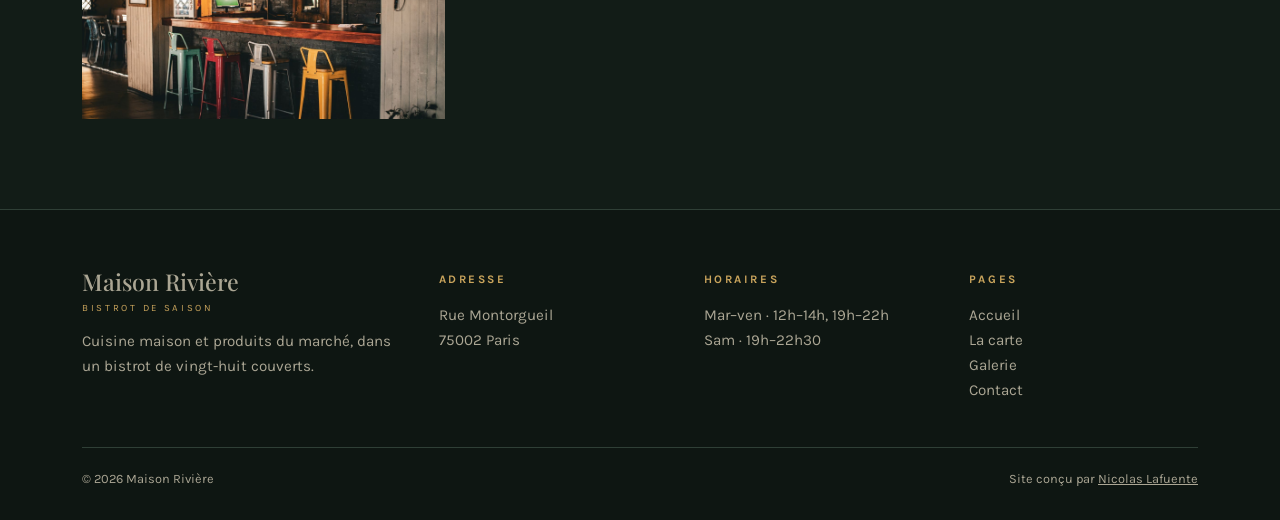
<file: src/Portfolio.Web/wwwroot/projets/restaurant/galerie.html>
<!doctype html>
<html lang="fr">
<head>
<meta charset="utf-8">
<meta name="viewport" content="width=device-width, initial-scale=1, viewport-fit=cover">
<title>Galerie · Maison Rivière</title>
<meta name="robots" content="noindex, nofollow">
<link rel="stylesheet" href="../../fonts/restaurant.css">
<link rel="stylesheet" href="style.css">
</head>
<body>
<div class="demo">Projet de démonstration · entreprise fictive · <a href="../../index.html">Retour au portfolio de Nicolas Lafuente</a></div>
<header class="site"><div class="wrap">
  <a class="brand" href="index.html">Maison Rivière<small>Bistrot de saison</small></a>
  <nav class="menu"><a href="index.html">Accueil</a><a href="carte.html">La carte</a><a href="galerie.html" aria-current="page">Galerie</a><a href="contact.html">Contact</a></nav>
  <a class="btn sm" href="contact.html">Réserver</a>
</div></header>

<section class="phero" style="padding:0;min-height:280px"><figure class="ph g-bar "><img src="images/comptoir.jpg" alt="Le comptoir" loading="lazy" onerror="this.remove()"><figcaption>Photo · Le comptoir</figcaption></figure><div class="wrap"><div class="k">En images</div><h1>La <i>galerie</i></h1></div></section>
<section><div class="wrap">
  <p class="lead" style="margin:0 0 50px">Un aperçu de la salle, de la cuisine et des assiettes qui sortent chaque jour.</p>
  <div class="gal">
    <figure class="ph g-salle tall"><img src="images/salle.jpg" alt="Salle" loading="lazy" onerror="this.remove()"><figcaption>Photo · Salle</figcaption></figure>
    <figure class="ph g-plat1 "><img src="images/joue-de-boeuf.jpg" alt="Joue de bœuf" loading="lazy" onerror="this.remove()"><figcaption>Photo · Joue de bœuf</figcaption></figure>
    <figure class="ph g-vin "><img src="images/vins.jpg" alt="Cave à vins" loading="lazy" onerror="this.remove()"><figcaption>Photo · Cave à vins</figcaption></figure>
    <figure class="ph g-marche wide"><img src="images/marche.jpg" alt="Arrivage du marché" loading="lazy" onerror="this.remove()"><figcaption>Photo · Arrivage du marché</figcaption></figure>
    <figure class="ph g-chef tall"><img src="images/chef.jpg" alt="En cuisine" loading="lazy" onerror="this.remove()"><figcaption>Photo · En cuisine</figcaption></figure>
    <figure class="ph g-plat2 "><img src="images/oeuf-parfait.jpg" alt="Œuf parfait" loading="lazy" onerror="this.remove()"><figcaption>Photo · Œuf parfait</figcaption></figure>
    <figure class="ph g-terrasse "><img src="images/terrasse.jpg" alt="Terrasse" loading="lazy" onerror="this.remove()"><figcaption>Photo · Terrasse</figcaption></figure>
    <figure class="ph g-plat3 wide"><img src="images/tarte-pommes.jpg" alt="Dessert" loading="lazy" onerror="this.remove()"><figcaption>Photo · Dessert</figcaption></figure>
    <figure class="ph g-bar "><img src="images/comptoir.jpg" alt="Le comptoir" loading="lazy" onerror="this.remove()"><figcaption>Photo · Le comptoir</figcaption></figure>
  </div>
</div></section>

<footer class="site"><div class="wrap">
  <div class="fgrid">
    <div><a class="brand" href="index.html">Maison Rivière<small>Bistrot de saison</small></a><p style="margin-top:16px;max-width:22em">Cuisine maison et produits du marché, dans un bistrot de vingt-huit couverts.</p></div>
    <div><h4>Adresse</h4><p>Rue Montorgueil<br>75002 Paris</p></div>
    <div><h4>Horaires</h4><p>Mar–ven · 12h–14h, 19h–22h<br>Sam · 19h–22h30</p></div>
    <div><h4>Pages</h4><p><a href="index.html">Accueil</a><br><a href="carte.html">La carte</a><br><a href="galerie.html">Galerie</a><br><a href="contact.html">Contact</a></p></div>
  </div>
  <div class="fbottom"><span>© 2026 Maison Rivière</span><span>Site conçu par <a href="../../index.html">Nicolas Lafuente</a></span></div>
</div></footer>

</body>
</html>
</file>
<file: src/Portfolio.Web/wwwroot/fonts/portfolio.css>
/* Polices hébergées localement (sans appel à Google) */
/* latin-ext */
@font-face {
  font-family: 'Instrument Serif';
  font-style: italic;
  font-weight: 400;
  font-display: swap;
  src: url(files/instrument-serif-italic-latin-ext-1.woff2) format('woff2');
  unicode-range: U+0100-02BA, U+02BD-02C5, U+02C7-02CC, U+02CE-02D7, U+02DD-02FF, U+0304, U+0308, U+0329, U+1D00-1DBF, U+1E00-1E9F, U+1EF2-1EFF, U+2020, U+20A0-20AB, U+20AD-20C4, U+2113, U+2C60-2C7F, U+A720-A7FF;
}
/* latin */
@font-face {
  font-family: 'Instrument Serif';
  font-style: italic;
  font-weight: 400;
  font-display: swap;
  src: url(files/instrument-serif-italic-latin-2.woff2) format('woff2');
  unicode-range: U+0000-00FF, U+0131, U+0152-0153, U+02BB-02BC, U+02C6, U+02DA, U+02DC, U+0304, U+0308, U+0329, U+2000-206F, U+20AC, U+2122, U+2191, U+2193, U+2212, U+2215, U+FEFF, U+FFFD;
}
/* latin-ext */
@font-face {
  font-family: 'Instrument Serif';
  font-style: normal;
  font-weight: 400;
  font-display: swap;
  src: url(files/instrument-serif-normal-latin-ext-3.woff2) format('woff2');
  unicode-range: U+0100-02BA, U+02BD-02C5, U+02C7-02CC, U+02CE-02D7, U+02DD-02FF, U+0304, U+0308, U+0329, U+1D00-1DBF, U+1E00-1E9F, U+1EF2-1EFF, U+2020, U+20A0-20AB, U+20AD-20C4, U+2113, U+2C60-2C7F, U+A720-A7FF;
}
/* latin */
@font-face {
  font-family: 'Instrument Serif';
  font-style: normal;
  font-weight: 400;
  font-display: swap;
  src: url(files/instrument-serif-normal-latin-4.woff2) format('woff2');
  unicode-range: U+0000-00FF, U+0131, U+0152-0153, U+02BB-02BC, U+02C6, U+02DA, U+02DC, U+0304, U+0308, U+0329, U+2000-206F, U+20AC, U+2122, U+2191, U+2193, U+2212, U+2215, U+FEFF, U+FFFD;
}
/* latin-ext */
@font-face {
  font-family: 'Manrope';
  font-style: normal;
  font-weight: 300;
  font-display: swap;
  src: url(files/manrope-normal-latin-ext-5.woff2) format('woff2');
  unicode-range: U+0100-02BA, U+02BD-02C5, U+02C7-02CC, U+02CE-02D7, U+02DD-02FF, U+0304, U+0308, U+0329, U+1D00-1DBF, U+1E00-1E9F, U+1EF2-1EFF, U+2020, U+20A0-20AB, U+20AD-20C4, U+2113, U+2C60-2C7F, U+A720-A7FF;
}
/* latin */
@font-face {
  font-family: 'Manrope';
  font-style: normal;
  font-weight: 300;
  font-display: swap;
  src: url(files/manrope-normal-latin-6.woff2) format('woff2');
  unicode-range: U+0000-00FF, U+0131, U+0152-0153, U+02BB-02BC, U+02C6, U+02DA, U+02DC, U+0304, U+0308, U+0329, U+2000-206F, U+20AC, U+2122, U+2191, U+2193, U+2212, U+2215, U+FEFF, U+FFFD;
}
/* latin-ext */
@font-face {
  font-family: 'Manrope';
  font-style: normal;
  font-weight: 400;
  font-display: swap;
  src: url(files/manrope-normal-latin-ext-5.woff2) format('woff2');
  unicode-range: U+0100-02BA, U+02BD-02C5, U+02C7-02CC, U+02CE-02D7, U+02DD-02FF, U+0304, U+0308, U+0329, U+1D00-1DBF, U+1E00-1E9F, U+1EF2-1EFF, U+2020, U+20A0-20AB, U+20AD-20C4, U+2113, U+2C60-2C7F, U+A720-A7FF;
}
/* latin */
@font-face {
  font-family: 'Manrope';
  font-style: normal;
  font-weight: 400;
  font-display: swap;
  src: url(files/manrope-normal-latin-6.woff2) format('woff2');
  unicode-range: U+0000-00FF, U+0131, U+0152-0153, U+02BB-02BC, U+02C6, U+02DA, U+02DC, U+0304, U+0308, U+0329, U+2000-206F, U+20AC, U+2122, U+2191, U+2193, U+2212, U+2215, U+FEFF, U+FFFD;
}
/* latin-ext */
@font-face {
  font-family: 'Manrope';
  font-style: normal;
  font-weight: 500;
  font-display: swap;
  src: url(files/manrope-normal-latin-ext-5.woff2) format('woff2');
  unicode-range: U+0100-02BA, U+02BD-02C5, U+02C7-02CC, U+02CE-02D7, U+02DD-02FF, U+0304, U+0308, U+0329, U+1D00-1DBF, U+1E00-1E9F, U+1EF2-1EFF, U+2020, U+20A0-20AB, U+20AD-20C4, U+2113, U+2C60-2C7F, U+A720-A7FF;
}
/* latin */
@font-face {
  font-family: 'Manrope';
  font-style: normal;
  font-weight: 500;
  font-display: swap;
  src: url(files/manrope-normal-latin-6.woff2) format('woff2');
  unicode-range: U+0000-00FF, U+0131, U+0152-0153, U+02BB-02BC, U+02C6, U+02DA, U+02DC, U+0304, U+0308, U+0329, U+2000-206F, U+20AC, U+2122, U+2191, U+2193, U+2212, U+2215, U+FEFF, U+FFFD;
}
/* latin-ext */
@font-face {
  font-family: 'Manrope';
  font-style: normal;
  font-weight: 600;
  font-display: swap;
  src: url(files/manrope-normal-latin-ext-5.woff2) format('woff2');
  unicode-range: U+0100-02BA, U+02BD-02C5, U+02C7-02CC, U+02CE-02D7, U+02DD-02FF, U+0304, U+0308, U+0329, U+1D00-1DBF, U+1E00-1E9F, U+1EF2-1EFF, U+2020, U+20A0-20AB, U+20AD-20C4, U+2113, U+2C60-2C7F, U+A720-A7FF;
}
/* latin */
@font-face {
  font-family: 'Manrope';
  font-style: normal;
  font-weight: 600;
  font-display: swap;
  src: url(files/manrope-normal-latin-6.woff2) format('woff2');
  unicode-range: U+0000-00FF, U+0131, U+0152-0153, U+02BB-02BC, U+02C6, U+02DA, U+02DC, U+0304, U+0308, U+0329, U+2000-206F, U+20AC, U+2122, U+2191, U+2193, U+2212, U+2215, U+FEFF, U+FFFD;
}
</file>
<file: src/Portfolio.Web/wwwroot/assets/css/main.css>
/* ==========================================================================
   Portfolio Nicolas Lafuente
   Direction : sombre et élégant. Grand serif éditorial, sans-serif sobre,
   un seul accent doré. Les effets restent discrets et servent la lecture.
   ========================================================================== */

:root {
  --bg: #0B0C0F;
  --bg-2: #121418;
  --bg-3: #181B21;
  --fg: #ECE8E1;
  --muted: #8F8B84;
  --line: #22252C;
  --gold: #CDB892;
  --gold-soft: rgba(205, 184, 146, .14);
  --danger: #E08A7A;

  --serif: "Instrument Serif", "Iowan Old Style", Georgia, serif;
  --sans: "Manrope", "Segoe UI", system-ui, -apple-system, sans-serif;

  --ease-out: cubic-bezier(.16, 1, .3, 1);
  --ease-io: cubic-bezier(.65, 0, .35, 1);
  --gutter: max(22px, env(safe-area-inset-left, 0px));
  color-scheme: dark;
}

*, *::before, *::after { box-sizing: border-box; }
html { scroll-behavior: smooth; -webkit-text-size-adjust: 100%; }
body {
  margin: 0;
  background: var(--bg);
  color: var(--fg);
  font-family: var(--sans);
  font-size: 16px;
  line-height: 1.65;
  font-weight: 400;
  -webkit-font-smoothing: antialiased;
  -moz-osx-font-smoothing: grayscale;
  overflow-x: hidden;
}
a { color: inherit; text-decoration: none; }
img { max-width: 100%; display: block; }
::selection { background: var(--gold); color: var(--bg); }
:focus-visible { outline: 1px solid var(--gold); outline-offset: 4px; }

.wrap {
  width: 100%;
  max-width: 1240px;
  margin: 0 auto;
  padding-left: max(22px, env(safe-area-inset-left, 0px));
  padding-right: max(22px, env(safe-area-inset-right, 0px));
}

.eyebrow {
  display: inline-flex;
  align-items: center;
  gap: 12px;
  margin: 0;
  font-size: .72rem;
  letter-spacing: .24em;
  text-transform: uppercase;
  color: var(--muted);
  font-weight: 500;
}
.eyebrow::before { content: ""; width: 28px; height: 1px; background: var(--gold); }
.cline .eyebrow::before { display: none; }

em { font-style: italic; color: var(--gold); }

/* --------------------------------------------------------------------------
   Grain et curseur
   -------------------------------------------------------------------------- */
.grain {
  position: fixed; inset: -50%;
  z-index: 90; pointer-events: none;
  opacity: .05;
  background-image: url("data:image/svg+xml,%3Csvg xmlns='http://www.w3.org/2000/svg' width='160' height='160'%3E%3Cfilter id='n'%3E%3CfeTurbulence type='fractalNoise' baseFrequency='.9' numOctaves='3' stitchTiles='stitch'/%3E%3C/filter%3E%3Crect width='100%25' height='100%25' filter='url(%23n)'/%3E%3C/svg%3E");
  animation: grain 8s steps(10) infinite;
}
@keyframes grain {
  0%, 100% { transform: translate(0, 0); }
  20% { transform: translate(-4%, 3%); }
  40% { transform: translate(3%, -5%); }
  60% { transform: translate(-6%, -2%); }
  80% { transform: translate(5%, 4%); }
}

.cursor { display: none; }
@media (hover: hover) and (pointer: fine) {
  .has-cursor, .has-cursor a, .has-cursor button { cursor: none; }
  .has-cursor input, .has-cursor textarea { cursor: text; }
  .cursor { display: block; position: fixed; inset: 0; z-index: 100; pointer-events: none; }
  .cursor__dot, .cursor__ring {
    position: fixed; left: 0; top: 0; border-radius: 50%;
    transform: translate3d(-100px, -100px, 0);
    will-change: transform;
  }
  .cursor__dot { width: 6px; height: 6px; margin: -3px 0 0 -3px; background: var(--fg); }
  .cursor__ring {
    width: 38px; height: 38px; margin: -19px 0 0 -19px;
    border: 1px solid rgba(236, 232, 225, .35);
    display: grid; place-items: center;
    transition: width .45s var(--ease-out), height .45s var(--ease-out), margin .45s var(--ease-out),
                background-color .45s var(--ease-out), border-color .45s var(--ease-out);
  }
  .cursor__label {
    font-size: .7rem; letter-spacing: .14em; text-transform: uppercase; font-weight: 600;
    color: var(--bg); opacity: 0; transform: scale(.6);
    transition: opacity .3s, transform .45s var(--ease-out);
  }
  .cursor.is-hover .cursor__ring { width: 58px; height: 58px; margin: -29px 0 0 -29px; border-color: var(--gold); }
  .cursor.is-view .cursor__ring { width: 92px; height: 92px; margin: -46px 0 0 -46px; background: var(--gold); border-color: var(--gold); }
  .cursor.is-view .cursor__label { opacity: 1; transform: scale(1); }
  .cursor.is-view .cursor__dot, .cursor.is-hidden { opacity: 0; }
}

/* --------------------------------------------------------------------------
   Intro
   -------------------------------------------------------------------------- */
.intro { display: none; }
.js .intro {
  display: grid; place-items: center;
  position: fixed; inset: 0; z-index: 200;
  background: var(--bg-2);
  transition: transform 1s var(--ease-io);
}
.intro__inner { display: grid; justify-items: center; gap: 18px; }
.intro__name { font-family: var(--serif); font-size: clamp(2rem, 6vw, 3.4rem); letter-spacing: .01em; opacity: 0; animation: fadeUp .9s var(--ease-out) .1s forwards; }
.intro__bar { width: min(240px, 60vw); height: 1px; background: var(--line); overflow: hidden; }
.intro__bar span { display: block; height: 100%; background: var(--gold); transform: scaleX(0); transform-origin: left; animation: bar 1.2s var(--ease-io) .2s forwards; }
.intro__count { font-size: .75rem; letter-spacing: .2em; color: var(--muted); font-variant-numeric: tabular-nums; }
.intro.is-done { transform: translateY(-100%); }
.intro.is-gone { display: none; }
@keyframes bar { to { transform: scaleX(1); } }
@keyframes fadeUp { from { opacity: 0; transform: translateY(14px); } to { opacity: 1; transform: none; } }

/* --------------------------------------------------------------------------
   Navigation
   -------------------------------------------------------------------------- */
.nav {
  position: fixed; left: 0; right: 0; top: 0; z-index: 50;
  padding-top: env(safe-area-inset-top, 0px);
  transition: transform .6s var(--ease-out), background-color .4s, border-color .4s;
  border-bottom: 1px solid transparent;
}
.nav.is-scrolled { background: rgba(11, 12, 15, .72); backdrop-filter: blur(14px) saturate(140%); -webkit-backdrop-filter: blur(14px) saturate(140%); border-color: var(--line); }
.nav.is-hidden { transform: translateY(-100%); }
.nav__progress { position: absolute; left: 0; bottom: -1px; height: 1px; width: 100%; background: var(--gold); transform: scaleX(0); transform-origin: left; }
.nav__inner { display: flex; align-items: center; justify-content: space-between; gap: 20px; padding-block: 20px; }
.nav__logo { font-family: var(--serif); font-size: 1.6rem; line-height: 1; display: inline-block; }
.nav__logo i { color: var(--gold); font-style: normal; }
.nav__links { display: flex; gap: 34px; font-size: .9rem; }
.nav__links a { position: relative; display: inline-block; overflow: hidden; height: 1.6em; color: var(--muted); }
.nav__links a span { display: inline-block; transition: transform .55s var(--ease-out); }
.nav__links a span::after { content: attr(data-hover); position: absolute; left: 0; top: 100%; color: var(--fg); }
.nav__links a:hover span { transform: translateY(-100%); }
.nav__time { display: flex; align-items: center; gap: 8px; font-size: .82rem; color: var(--muted); font-variant-numeric: tabular-nums; }
.nav__time .dot { width: 6px; height: 6px; border-radius: 50%; background: #7FC48A; box-shadow: 0 0 0 0 rgba(127, 196, 138, .6); animation: pulse 2.4s infinite; }
@keyframes pulse { 70% { box-shadow: 0 0 0 8px rgba(127, 196, 138, 0); } 100% { box-shadow: 0 0 0 0 rgba(127, 196, 138, 0); } }

/* --------------------------------------------------------------------------
   Hero
   -------------------------------------------------------------------------- */
.hero { position: relative; min-height: 100svh; display: flex; align-items: flex-end; padding-block: 140px 70px; overflow: hidden; }
.hero__orb {
  position: absolute; left: 0; top: 0; width: 70vmax; height: 70vmax; margin: -35vmax 0 0 -35vmax;
  border-radius: 50%; pointer-events: none;
  background: radial-gradient(circle, rgba(205, 184, 146, .16) 0%, rgba(205, 184, 146, .05) 35%, transparent 65%);
  transform: translate3d(70vw, 30vh, 0);
  will-change: transform;
}
.hero .wrap { position: relative; }
.hero__title {
  font-family: var(--serif); font-weight: 400;
  font-size: clamp(4.2rem, 15.5vw, 14rem);
  line-height: .86; letter-spacing: -.025em;
  margin: 28px 0 56px;
}
.hero__title .line, .contact__title .line { display: block; overflow: hidden; padding-bottom: .06em; }
.line--indent { padding-left: 12vw; }
.hero__foot { display: grid; grid-template-columns: 1.2fr 1fr; gap: 40px; align-items: end; border-top: 1px solid var(--line); padding-top: 28px; }
.hero__lead { margin: 0; font-size: clamp(1.05rem, 1.6vw, 1.25rem); max-width: 30em; font-weight: 300; }
.hero__scroll { justify-self: end; display: inline-flex; align-items: center; gap: 16px; font-size: .85rem; color: var(--muted); letter-spacing: .04em; transition: color .3s; }
.hero__scroll:hover { color: var(--fg); }
.hero__scroll-line { position: relative; width: 1px; height: 48px; background: var(--line); overflow: hidden; }
.hero__scroll-line::after { content: ""; position: absolute; left: 0; top: -50%; width: 100%; height: 50%; background: var(--gold); animation: drip 2.2s var(--ease-io) infinite; }
@keyframes drip { to { top: 100%; } }

/* Lettres découpées */
.char { display: inline-block; will-change: transform; }
.js .char { transform: translateY(110%); }
.is-ready .char { transform: none; transition: transform 1.1s var(--ease-out); transition-delay: calc(var(--i) * 32ms + var(--base, 0ms)); }
.js .contact__title .char { transform: translateY(110%); transition: none; }
.js .contact__title.is-in .char { transform: none; transition: transform 1.1s var(--ease-out); transition-delay: calc(var(--i) * 28ms); }

/* --------------------------------------------------------------------------
   Bandeau défilant
   -------------------------------------------------------------------------- */
.marquee { border-block: 1px solid var(--line); overflow: hidden; padding-block: 22px; background: var(--bg); }
.marquee__track { display: flex; width: max-content; gap: 36px; align-items: center; animation: marquee 38s linear infinite; }
.marquee__track span { font-family: var(--serif); font-size: clamp(1.6rem, 3.4vw, 2.6rem); white-space: nowrap; font-style: italic; color: var(--fg); }
.marquee__track i { font-style: normal; color: var(--gold); font-size: .9rem; }
.marquee:hover .marquee__track { animation-play-state: paused; }
@keyframes marquee { to { transform: translateX(-50%); } }

/* --------------------------------------------------------------------------
   Sections
   -------------------------------------------------------------------------- */
.section { padding-block: clamp(90px, 12vw, 160px); }
.section + .section { border-top: 1px solid var(--line); }
.section__head { display: flex; justify-content: space-between; align-items: flex-end; gap: 30px; flex-wrap: wrap; margin-bottom: clamp(50px, 7vw, 90px); }
.section__title { font-family: var(--serif); font-weight: 400; font-size: clamp(2.8rem, 7vw, 5.6rem); line-height: .95; letter-spacing: -.015em; margin: 18px 0 0; text-wrap: balance; }
.section__intro { color: var(--muted); max-width: 26em; margin: 0; }
.note { margin: 40px 0 0; font-size: .78rem; letter-spacing: .14em; text-transform: uppercase; color: var(--muted); }

/* Révélation au scroll (le contenu reste visible sans JavaScript) */
.js [data-reveal] { opacity: 0; transform: translateY(36px); transition: opacity 1s var(--ease-out), transform 1.2s var(--ease-out); transition-delay: var(--d, 0s); }
.js [data-reveal].is-in { opacity: 1; transform: none; }

/* --------------------------------------------------------------------------
   Projets
   -------------------------------------------------------------------------- */
.project { display: grid; grid-template-columns: 1.45fr 1fr; gap: clamp(30px, 5vw, 80px); align-items: center; padding-block: clamp(40px, 5vw, 70px); }
.project + .project { border-top: 1px solid var(--line); }
.project--alt { grid-template-columns: 1fr 1.45fr; }
.project--alt .project__shot { order: 2; }
.project__shot { display: block; perspective: 1400px; min-width: 0; }
.frame {
  border-radius: 14px; overflow: hidden;
  background: var(--bg-3); border: 1px solid var(--line);
  box-shadow: 0 50px 100px -50px rgba(0, 0, 0, .9), 0 0 0 1px rgba(255, 255, 255, .02) inset;
  transform-style: preserve-3d;
  transform: rotateX(var(--rx, 0deg)) rotateY(var(--ry, 0deg)) translateY(var(--ty, 0px));
  transition: transform .8s var(--ease-out), box-shadow .8s var(--ease-out);
  will-change: transform;
}
.project__shot:hover .frame { --ty: -8px; box-shadow: 0 70px 120px -50px rgba(0, 0, 0, .95), 0 0 0 1px rgba(205, 184, 146, .18) inset; }
.frame__bar { display: flex; align-items: center; gap: 6px; padding: 11px 14px; border-bottom: 1px solid var(--line); background: var(--bg-2); }
.frame__bar i { width: 9px; height: 9px; border-radius: 50%; background: #2C2F37; }
.frame__bar span { margin-left: 12px; font-size: .72rem; color: var(--muted); white-space: nowrap; overflow: hidden; text-overflow: ellipsis; }
.frame__screen { position: relative; aspect-ratio: 16 / 10; overflow: hidden; background: var(--bg-2); }
.frame__screen::after { content: ""; position: absolute; inset: 0; background: linear-gradient(180deg, transparent 70%, rgba(11, 12, 15, .25)); pointer-events: none; }
.frame__screen iframe {
  position: absolute; left: 0; top: 0;
  width: 1440px; height: 900px; border: 0;
  transform-origin: 0 0; transform: scale(var(--scale, .5));
  pointer-events: none;
  opacity: 0; transition: opacity .8s var(--ease-out);
}
.frame__screen iframe.is-loaded { opacity: 1; }
.frame__screen .skeleton { position: absolute; inset: 0; background: linear-gradient(100deg, transparent 30%, rgba(255,255,255,.04) 50%, transparent 70%) var(--bg-2); background-size: 200% 100%; animation: shimmer 1.6s linear infinite; }
@keyframes shimmer { to { background-position: -200% 0; } }

.project__info { min-width: 0; }
.project__num { font-family: var(--serif); font-style: italic; color: var(--gold); font-size: 1.15rem; }
.project__title { font-family: var(--serif); font-weight: 400; font-size: clamp(2.4rem, 4.6vw, 3.8rem); line-height: 1; margin: 10px 0 18px; letter-spacing: -.01em; }
.project__text { color: var(--muted); margin: 0 0 24px; max-width: 30em; }
.project__tags { display: flex; flex-wrap: wrap; gap: 8px; list-style: none; margin: 0 0 32px; padding: 0; }
.project__tags li { border: 1px solid var(--line); border-radius: 999px; padding: 5px 13px; font-size: .78rem; color: var(--muted); }

.link-arrow { display: inline-flex; align-items: center; gap: 14px; font-size: .92rem; letter-spacing: .03em; padding-block: 6px; position: relative; }
.link-arrow::before { content: ""; position: absolute; left: 0; bottom: 0; width: 100%; height: 1px; background: var(--gold); transform: scaleX(.3); transform-origin: left; transition: transform .6s var(--ease-out); }
.link-arrow:hover::before { transform: scaleX(1); }
.link-arrow span { transition: transform .5s var(--ease-out); }
.link-arrow:hover span { transform: translateX(6px); }

/* --------------------------------------------------------------------------
   À propos
   -------------------------------------------------------------------------- */
.about { display: grid; grid-template-columns: 1fr 1.3fr; gap: clamp(40px, 7vw, 110px); }
.about__text p { margin: 0 0 22px; color: var(--muted); max-width: 36em; }
.about__text .about__big { color: var(--fg); font-size: clamp(1.2rem, 2vw, 1.5rem); line-height: 1.5; font-weight: 300; }
.skills { list-style: none; padding: 0; margin: 46px 0 0; display: grid; grid-template-columns: repeat(3, 1fr); border-top: 1px solid var(--line); }
.skills li { padding: 22px 20px 0 0; }
.skills li + li { padding-left: 20px; border-left: 1px solid var(--line); }
.skills span { display: block; font-size: .72rem; letter-spacing: .2em; text-transform: uppercase; color: var(--muted); }
.skills b { display: block; font-family: var(--serif); font-weight: 400; font-size: 1.45rem; line-height: 1.15; margin-top: 8px; }

/* --------------------------------------------------------------------------
   Contact
   -------------------------------------------------------------------------- */
.contact { background: var(--bg-2); }
.contact__title { font-family: var(--serif); font-weight: 400; font-size: clamp(3.4rem, 11vw, 9.5rem); line-height: .9; letter-spacing: -.02em; margin: 24px 0 clamp(50px, 7vw, 90px); }
.contact__grid { display: grid; grid-template-columns: 1.3fr 1fr; gap: clamp(40px, 6vw, 90px); align-items: start; }

.form { display: grid; gap: 30px; }
.field { position: relative; }
.field input, .field textarea {
  width: 100%; min-width: 0;
  font: inherit; font-size: 1.1rem; color: var(--fg);
  background: transparent; border: 0; border-bottom: 1px solid var(--line); border-radius: 0;
  padding: 26px 0 12px; outline: none; resize: vertical;
  transition: border-color .4s;
}
.field textarea { min-height: 140px; }
.field label {
  position: absolute; left: 0; top: 26px;
  color: var(--muted); font-size: 1.1rem; pointer-events: none;
  transform-origin: left top;
  transition: transform .45s var(--ease-out), color .3s;
}
.field input:focus + label, .field input:not(:placeholder-shown) + label,
.field textarea:focus + label, .field textarea:not(:placeholder-shown) + label { transform: translateY(-24px) scale(.72); color: var(--gold); }
.field::after { content: ""; position: absolute; left: 0; bottom: 0; height: 1px; width: 100%; background: var(--gold); transform: scaleX(0); transform-origin: left; transition: transform .7s var(--ease-out); }
.field:focus-within::after { transform: scaleX(1); }
.field.has-error input, .field.has-error textarea { border-color: var(--danger); }
.field__error { display: block; min-height: 1.2em; margin-top: 8px; font-size: .82rem; color: var(--danger); }
.hp { position: absolute; left: -9999px; width: 1px; height: 1px; overflow: hidden; }

.form__foot { display: flex; align-items: center; gap: 24px; flex-wrap: wrap; }
.btn {
  position: relative; display: inline-flex; align-items: center; gap: 12px;
  font: inherit; font-size: .95rem; font-weight: 500; letter-spacing: .02em;
  color: var(--bg); background: var(--fg);
  border: 0; border-radius: 999px; padding: 18px 32px; cursor: pointer;
  overflow: hidden; isolation: isolate;
}
.btn::before { content: ""; position: absolute; inset: 0; z-index: -1; background: var(--gold); border-radius: inherit; transform: translateY(101%); transition: transform .6s var(--ease-out); }
.btn:hover::before { transform: none; }
.btn[disabled] { opacity: .7; cursor: progress; }
.btn__spinner { width: 14px; height: 14px; border-radius: 50%; border: 1.5px solid currentColor; border-right-color: transparent; display: none; animation: spin .8s linear infinite; }
.btn.is-loading .btn__spinner { display: inline-block; }
@keyframes spin { to { transform: rotate(360deg); } }
.form__status { margin: 0; font-size: .92rem; color: var(--muted); max-width: 26em; }
.form__status.is-success { color: #9BD3A4; }
.form__status.is-error { color: var(--danger); }

.contact__direct { display: grid; gap: 14px; }
.contact__lead { margin: 0 0 6px; color: var(--muted); }
.cline { display: flex; align-items: center; justify-content: space-between; gap: 14px; flex-wrap: wrap; padding: 20px 22px; border: 1px solid var(--line); border-radius: 14px; background: var(--bg); transition: border-color .4s; }
.cline:hover { border-color: rgba(205, 184, 146, .4); }
.cline > div { min-width: 0; display: grid; gap: 4px; }
.cline__value { font-size: 1.08rem; word-break: break-all; font-variant-numeric: tabular-nums; }
.copy { font: inherit; font-size: .8rem; color: var(--fg); background: transparent; border: 1px solid var(--line); border-radius: 999px; padding: 8px 16px; cursor: pointer; transition: border-color .3s, color .3s; }
.copy:hover { border-color: var(--gold); color: var(--gold); }

/* --------------------------------------------------------------------------
   Pied de page
   -------------------------------------------------------------------------- */
.footer { border-top: 1px solid var(--line); background: var(--bg-2); padding-bottom: env(safe-area-inset-bottom, 0px); }
.footer__inner { display: flex; justify-content: space-between; gap: 16px; flex-wrap: wrap; padding-block: 28px; font-size: .82rem; color: var(--muted); }
.footer__top { display: inline-block; transition: color .3s; }
.footer__top:hover { color: var(--fg); }

/* --------------------------------------------------------------------------
   Responsive
   -------------------------------------------------------------------------- */
@media (max-width: 900px) {
  .nav__links { display: none; }
  .hero { min-height: auto; padding-block: 130px 60px; }
  .hero__foot, .about, .contact__grid { grid-template-columns: 1fr; }
  .hero__scroll { justify-self: start; }
  .project, .project--alt { grid-template-columns: 1fr; }
  .project--alt .project__shot { order: 0; }
  .skills { grid-template-columns: 1fr; }
  .skills li, .skills li + li { padding: 18px 0; border-left: 0; border-bottom: 1px solid var(--line); }
}
@media (max-width: 520px) {
  .nav__time span:not(.dot):first-of-type { display: none; }
  .line--indent { padding-left: 8vw; }
  .btn { width: 100%; justify-content: center; }
}

/* Mouvements réduits */
@media (prefers-reduced-motion: reduce) {
  html { scroll-behavior: auto; }
  *, *::before, *::after { animation-duration: .001ms !important; animation-iteration-count: 1 !important; transition-duration: .001ms !important; transition-delay: 0s !important; }
  .js [data-reveal], .js .char { opacity: 1 !important; transform: none !important; }
  .marquee__track { animation: none; }
  .grain { display: none; }
}

/* --------------------------------------------------------------------------
   Mentions légales
   -------------------------------------------------------------------------- */
.legal { padding-block: 150px 100px; }
.legal__wrap { max-width: 820px; }
.legal .section__title { margin-bottom: 14px; }
.legal__updated { color: var(--muted); font-size: .85rem; margin: 0 0 60px; }
.legal__block { padding-block: 34px; border-top: 1px solid var(--line); }
.legal__block h2 { font-family: var(--serif); font-weight: 400; font-size: 1.9rem; margin: 0 0 14px; }
.legal__block p { color: var(--muted); margin: 0 0 14px; max-width: 62ch; }
.legal__todo { border-left: 2px solid var(--gold); padding-left: 14px; color: var(--gold) !important; }
.legal__list { margin: 18px 0 22px; display: grid; gap: 0; }
.legal__list div { display: grid; grid-template-columns: 150px 1fr; gap: 20px; padding-block: 12px; border-bottom: 1px solid var(--line); }
.legal__list dt { font-size: .74rem; letter-spacing: .18em; text-transform: uppercase; color: var(--fg); padding-top: 3px; }
.legal__list dd { margin: 0; color: var(--muted); }
.legal .link-arrow { margin-top: 30px; }
.form__privacy { margin: -6px 0 0; font-size: .82rem; color: var(--muted); }
.form__privacy a { color: var(--fg); border-bottom: 1px solid var(--gold); }
@media (max-width: 600px) { .legal__list div { grid-template-columns: 1fr; gap: 4px; } }
</file>
<file: src/Portfolio.Web/wwwroot/fonts/coiffure.css>
/* Polices hébergées localement (sans appel à Google) */
/* latin-ext */
@font-face {
  font-family: 'DM Sans';
  font-style: normal;
  font-weight: 400;
  font-display: swap;
  src: url(files/dm-sans-normal-latin-ext-13.woff2) format('woff2');
  unicode-range: U+0100-02BA, U+02BD-02C5, U+02C7-02CC, U+02CE-02D7, U+02DD-02FF, U+0304, U+0308, U+0329, U+1D00-1DBF, U+1E00-1E9F, U+1EF2-1EFF, U+2020, U+20A0-20AB, U+20AD-20C4, U+2113, U+2C60-2C7F, U+A720-A7FF;
}
/* latin */
@font-face {
  font-family: 'DM Sans';
  font-style: normal;
  font-weight: 400;
  font-display: swap;
  src: url(files/dm-sans-normal-latin-14.woff2) format('woff2');
  unicode-range: U+0000-00FF, U+0131, U+0152-0153, U+02BB-02BC, U+02C6, U+02DA, U+02DC, U+0304, U+0308, U+0329, U+2000-206F, U+20AC, U+2122, U+2191, U+2193, U+2212, U+2215, U+FEFF, U+FFFD;
}
/* latin-ext */
@font-face {
  font-family: 'DM Sans';
  font-style: normal;
  font-weight: 500;
  font-display: swap;
  src: url(files/dm-sans-normal-latin-ext-13.woff2) format('woff2');
  unicode-range: U+0100-02BA, U+02BD-02C5, U+02C7-02CC, U+02CE-02D7, U+02DD-02FF, U+0304, U+0308, U+0329, U+1D00-1DBF, U+1E00-1E9F, U+1EF2-1EFF, U+2020, U+20A0-20AB, U+20AD-20C4, U+2113, U+2C60-2C7F, U+A720-A7FF;
}
/* latin */
@font-face {
  font-family: 'DM Sans';
  font-style: normal;
  font-weight: 500;
  font-display: swap;
  src: url(files/dm-sans-normal-latin-14.woff2) format('woff2');
  unicode-range: U+0000-00FF, U+0131, U+0152-0153, U+02BB-02BC, U+02C6, U+02DA, U+02DC, U+0304, U+0308, U+0329, U+2000-206F, U+20AC, U+2122, U+2191, U+2193, U+2212, U+2215, U+FEFF, U+FFFD;
}
/* latin-ext */
@font-face {
  font-family: 'DM Sans';
  font-style: normal;
  font-weight: 700;
  font-display: swap;
  src: url(files/dm-sans-normal-latin-ext-13.woff2) format('woff2');
  unicode-range: U+0100-02BA, U+02BD-02C5, U+02C7-02CC, U+02CE-02D7, U+02DD-02FF, U+0304, U+0308, U+0329, U+1D00-1DBF, U+1E00-1E9F, U+1EF2-1EFF, U+2020, U+20A0-20AB, U+20AD-20C4, U+2113, U+2C60-2C7F, U+A720-A7FF;
}
/* latin */
@font-face {
  font-family: 'DM Sans';
  font-style: normal;
  font-weight: 700;
  font-display: swap;
  src: url(files/dm-sans-normal-latin-14.woff2) format('woff2');
  unicode-range: U+0000-00FF, U+0131, U+0152-0153, U+02BB-02BC, U+02C6, U+02DA, U+02DC, U+0304, U+0308, U+0329, U+2000-206F, U+20AC, U+2122, U+2191, U+2193, U+2212, U+2215, U+FEFF, U+FFFD;
}
/* latin-ext */
@font-face {
  font-family: 'DM Serif Display';
  font-style: italic;
  font-weight: 400;
  font-display: swap;
  src: url(files/dm-serif-display-italic-latin-ext-15.woff2) format('woff2');
  unicode-range: U+0100-02BA, U+02BD-02C5, U+02C7-02CC, U+02CE-02D7, U+02DD-02FF, U+0304, U+0308, U+0329, U+1D00-1DBF, U+1E00-1E9F, U+1EF2-1EFF, U+2020, U+20A0-20AB, U+20AD-20C4, U+2113, U+2C60-2C7F, U+A720-A7FF;
}
/* latin */
@font-face {
  font-family: 'DM Serif Display';
  font-style: italic;
  font-weight: 400;
  font-display: swap;
  src: url(files/dm-serif-display-italic-latin-16.woff2) format('woff2');
  unicode-range: U+0000-00FF, U+0131, U+0152-0153, U+02BB-02BC, U+02C6, U+02DA, U+02DC, U+0304, U+0308, U+0329, U+2000-206F, U+20AC, U+2122, U+2191, U+2193, U+2212, U+2215, U+FEFF, U+FFFD;
}
/* latin-ext */
@font-face {
  font-family: 'DM Serif Display';
  font-style: normal;
  font-weight: 400;
  font-display: swap;
  src: url(files/dm-serif-display-normal-latin-ext-17.woff2) format('woff2');
  unicode-range: U+0100-02BA, U+02BD-02C5, U+02C7-02CC, U+02CE-02D7, U+02DD-02FF, U+0304, U+0308, U+0329, U+1D00-1DBF, U+1E00-1E9F, U+1EF2-1EFF, U+2020, U+20A0-20AB, U+20AD-20C4, U+2113, U+2C60-2C7F, U+A720-A7FF;
}
/* latin */
@font-face {
  font-family: 'DM Serif Display';
  font-style: normal;
  font-weight: 400;
  font-display: swap;
  src: url(files/dm-serif-display-normal-latin-18.woff2) format('woff2');
  unicode-range: U+0000-00FF, U+0131, U+0152-0153, U+02BB-02BC, U+02C6, U+02DA, U+02DC, U+0304, U+0308, U+0329, U+2000-206F, U+20AC, U+2122, U+2191, U+2193, U+2212, U+2215, U+FEFF, U+FFFD;
}
</file>
<file: src/Portfolio.Web/wwwroot/projets/coiffure/style.css>
:root{--bg:#F8F3F0;--bg2:#F1E7E3;--card:#FFFFFF;--fg:#2A2223;--muted:#715F62;--line:#E5D6D1;--plum:#7A3A55;--plum2:#5E2A41;--blush:#EBD3D0;
--serif:"DM Serif Display",Georgia,serif;--sans:"DM Sans","Segoe UI",system-ui,sans-serif;color-scheme:light}
*{box-sizing:border-box}
html{padding-top:env(safe-area-inset-top,0px);padding-bottom:env(safe-area-inset-bottom,0px);background:var(--bg)}
body{margin:0;background:var(--bg);color:var(--fg);font-family:var(--sans);font-size:17px;line-height:1.65;-webkit-font-smoothing:antialiased}
a{color:inherit}
a:focus-visible,button:focus-visible,input:focus-visible,textarea:focus-visible,select:focus-visible{outline:2px solid var(--plum);outline-offset:3px}
.demo{background:var(--plum2);color:#F3E3E8;font-size:.78rem;text-align:center;padding:8px 16px}
.wrap{max-width:1140px;margin:0 auto;padding-left:max(22px,env(safe-area-inset-left,0px));padding-right:max(22px,env(safe-area-inset-right,0px))}
.k{font-size:.72rem;letter-spacing:.2em;text-transform:uppercase;color:var(--plum);font-weight:700}
header.site{position:sticky;top:env(safe-area-inset-top,0px);z-index:20;background:rgba(248,243,240,.88);backdrop-filter:blur(10px);-webkit-backdrop-filter:blur(10px);border-bottom:1px solid var(--line)}
header.site .wrap{display:flex;align-items:center;justify-content:space-between;gap:18px;padding-block:16px;flex-wrap:wrap}
.brand{font-family:var(--serif);font-size:1.55rem;text-decoration:none;line-height:1}
.brand i{color:var(--plum)}
.menu{display:flex;gap:26px;font-size:.93rem;flex-wrap:wrap}
.menu a{text-decoration:none;color:var(--muted);padding-block:4px;border-bottom:1.5px solid transparent}
.menu a:hover,.menu a[aria-current]{color:var(--fg);border-color:var(--plum)}
.btn{display:inline-flex;align-items:center;gap:8px;background:var(--plum);color:#fff;text-decoration:none;font-weight:700;padding:13px 24px;border-radius:999px;border:0;font:inherit;font-weight:700;cursor:pointer}
.btn:hover{background:var(--plum2)}
.btn.ghost{background:transparent;color:var(--fg);border:1.5px solid var(--fg)}
.btn.sm{padding:10px 18px;font-size:.88rem}
.ph{position:relative;overflow:hidden;margin:0;background:var(--blush);max-width:100%}
.ph::before{content:"";position:absolute;inset:0;background:var(--g)}
.ph figcaption{position:absolute;left:14px;bottom:12px;font-size:.68rem;letter-spacing:.12em;text-transform:uppercase;color:#fff;background:rgba(42,34,35,.45);padding:5px 10px;border-radius:99px;z-index:2}
.g-salon{--g:radial-gradient(ellipse at 30% 20%,rgba(255,255,255,.7),transparent 45%),linear-gradient(160deg,#EAD4CF,#C9A1A3 60%,#9E6E76)}
.g-portrait{--g:radial-gradient(ellipse at 50% 32%,#F1DDD5 0 16%,transparent 17%),radial-gradient(ellipse at 50% 42%,#6B4436 0 30%,transparent 31%),linear-gradient(170deg,#E9D3CD,#B98A8F)}
.g-couleur{--g:linear-gradient(115deg,#4A2A22 0%,#8A5A3C 35%,#D6A86C 65%,#F0D4A0 100%)}
.g-coupe{--g:radial-gradient(ellipse at 50% 40%,#2E2220 0 26%,transparent 27%),linear-gradient(170deg,#DCC6C0,#A88B8A)}
.g-soin{--g:radial-gradient(circle at 70% 30%,rgba(255,255,255,.75),transparent 35%),linear-gradient(150deg,#E8DCD7,#B9A7A9)}
.g-outils{--g:repeating-linear-gradient(100deg,rgba(42,34,35,.12) 0 3px,transparent 3px 28px),linear-gradient(160deg,#EFE3DF,#CDB3B2)}
.g-homme{--g:radial-gradient(ellipse at 50% 38%,#3A2E2A 0 24%,transparent 25%),linear-gradient(170deg,#D4CBC6,#8F8483)}
.g-blond{--g:radial-gradient(ellipse at 50% 45%,#E6C58A 0 34%,transparent 35%),linear-gradient(170deg,#F0E1DA,#C49FA2)}
.g-boucles{--g:radial-gradient(circle at 40% 40%,#4B2E24 0 12%,transparent 13%),radial-gradient(circle at 58% 36%,#5A3729 0 13%,transparent 14%),radial-gradient(circle at 50% 52%,#4B2E24 0 16%,transparent 17%),linear-gradient(170deg,#ECD9D3,#BE979A)}
.phero{padding-block:70px 40px}
.phero h1{font-family:var(--serif);font-weight:400;font-size:clamp(3rem,7vw,5.2rem);line-height:1;margin:12px 0 16px;text-wrap:balance}
.phero p{color:var(--muted);font-size:1.12rem;max-width:34em;margin:0}
h1 i,h2 i{color:var(--plum)}
section{padding-block:80px}
h2{font-family:var(--serif);font-weight:400;font-size:clamp(2.1rem,4.6vw,3.2rem);line-height:1.08;margin:12px 0 18px;text-wrap:balance}
.lead{font-size:1.12rem;color:var(--muted);max-width:34em}
footer.site{background:var(--fg);color:#EDE3E0;padding-block:60px 30px}
footer.site .brand i{color:#E3A9BE}
.fgrid{display:grid;grid-template-columns:1.4fr 1fr 1fr 1fr;gap:36px}
.fgrid h4{font-size:.72rem;letter-spacing:.2em;text-transform:uppercase;color:#E3A9BE;margin:0 0 14px}
.fgrid p{margin:0;color:#BFB2B0;font-size:.95rem}
.fgrid a{text-decoration:none;color:#BFB2B0}
.fgrid a:hover{color:#fff}
.fbottom{margin-top:44px;padding-top:20px;border-top:1px solid #44393A;display:flex;justify-content:space-between;flex-wrap:wrap;gap:10px;font-size:.8rem;color:#BFB2B0}
@media (max-width:900px){.fgrid{grid-template-columns:1fr 1fr}}
@media (max-width:560px){.fgrid{grid-template-columns:1fr}.menu{gap:16px;font-size:.88rem}header.site .btn{display:none}}

/* home */
.hero{display:grid;grid-template-columns:1.1fr 1fr;gap:60px;align-items:center;padding-block:60px 90px}
.hero h1{font-family:var(--serif);font-weight:400;font-size:clamp(3.2rem,8vw,6.2rem);line-height:.98;margin:16px 0 24px}
.hero p{font-size:1.15rem;color:var(--muted);max-width:30em;margin:0 0 32px}
.hero .ctas{display:flex;flex-wrap:wrap;gap:12px}
.arch{position:relative}
.arch .ph{aspect-ratio:4/5;border-radius:300px 300px 20px 20px}
.badge{position:absolute;left:-24px;bottom:40px;background:var(--card);border-radius:16px;padding:16px 20px;box-shadow:0 20px 40px -20px rgba(94,42,65,.35);display:flex;gap:12px;align-items:center}
.badge b{font-family:var(--serif);font-weight:400;font-size:2rem;line-height:1;color:var(--plum)}
.badge span{font-size:.85rem;color:var(--muted);line-height:1.3}
.intro{display:grid;grid-template-columns:1fr 1fr;gap:60px;align-items:center}
.duo{display:grid;grid-template-columns:1fr 1fr;gap:14px}
.duo .ph{aspect-ratio:3/4;border-radius:16px}
.duo .ph:last-child{margin-top:40px}
.cards{display:grid;grid-template-columns:repeat(3,1fr);gap:24px;margin-top:40px}
.scard{background:var(--card);border-radius:20px;overflow:hidden;display:flex;flex-direction:column}
.scard .ph{aspect-ratio:4/3}
.scard .in{padding:22px 24px 26px;display:flex;flex-direction:column;gap:6px;flex:1}
.scard h3{font-family:var(--serif);font-weight:400;font-size:1.5rem;margin:0}
.scard p{margin:0;color:var(--muted);font-size:.95rem}
.scard .from{margin-top:auto;padding-top:12px;font-weight:700;color:var(--plum)}
.tint{background:var(--bg2)}
.reviews{display:grid;grid-template-columns:repeat(3,1fr);gap:24px;margin-top:40px}
.rev{background:var(--card);border-radius:20px;padding:28px}
.rev .stars{color:var(--plum);letter-spacing:.2em}
.rev p{font-family:var(--serif);font-size:1.25rem;line-height:1.4;margin:14px 0 16px}
.rev small{color:var(--muted)}
.ctaband{background:var(--plum);color:#fff;border-radius:28px;padding:56px;display:grid;grid-template-columns:1.4fr 1fr;gap:30px;align-items:center}
.ctaband h2{color:#fff;margin:0 0 10px}
.ctaband h2 i{color:#F2C3D3}
.ctaband p{margin:0;opacity:.85}
.ctaband .btn{background:#fff;color:var(--plum2);justify-self:end}
@media (max-width:860px){.hero,.intro,.ctaband{grid-template-columns:1fr;gap:40px}.cards,.reviews{grid-template-columns:1fr}.badge{left:12px}.ctaband{padding:32px}.ctaband .btn{justify-self:start}}

/* prestations */
.ptabs{display:grid;grid-template-columns:repeat(2,1fr);gap:28px}
.pbox{background:var(--card);border-radius:22px;overflow:hidden}
.pbox .ph{aspect-ratio:16/7}
.pbox .in{padding:26px 30px 30px}
.pbox h3{font-family:var(--serif);font-weight:400;font-size:1.8rem;margin:0 0 6px}
.line{display:flex;justify-content:space-between;gap:14px;padding-block:12px;border-bottom:1px solid var(--line)}
.line:last-child{border-bottom:0}
.line span:first-child{min-width:0}
.line small{display:block;color:var(--muted);font-size:.85rem}
.line span:last-child{font-weight:700;white-space:nowrap;font-variant-numeric:tabular-nums}
.note{color:var(--muted);font-size:.9rem;margin-top:28px}
@media (max-width:860px){.ptabs{grid-template-columns:1fr}.pbox .in{padding:22px}}

/* réalisations */
.gal{display:grid;grid-template-columns:repeat(4,1fr);gap:16px}
.gal .ph{aspect-ratio:3/4;border-radius:18px}
.gal .ph:nth-child(4n+2),.gal .ph:nth-child(4n+4){margin-top:36px}
.filters{display:flex;flex-wrap:wrap;gap:10px;margin-bottom:34px}
.filters button{font:inherit;font-size:.9rem;background:var(--card);border:1px solid var(--line);border-radius:999px;padding:8px 16px;cursor:pointer;color:var(--fg)}
.filters button[aria-pressed="true"]{background:var(--fg);color:#fff;border-color:var(--fg)}
@media (max-width:760px){.gal{grid-template-columns:1fr 1fr}.gal .ph:nth-child(n){margin-top:0}.gal .ph:nth-child(2n){margin-top:28px}}

/* contact */
.cgrid{display:grid;grid-template-columns:1fr 1.1fr;gap:60px}
.ibox{background:var(--card);border-radius:22px;padding:30px;margin-bottom:20px}
.ibox .big{font-family:var(--serif);font-size:2rem;line-height:1.1;margin:8px 0 4px}
.ibox p{margin:0;color:var(--muted)}
.hours{width:100%;border-collapse:collapse;font-variant-numeric:tabular-nums;margin-top:8px}
.hours td{padding:10px 0;border-bottom:1px solid var(--line)}
.hours tr:last-child td{border-bottom:0}
.hours td:last-child{text-align:right;color:var(--muted)}
form.f{display:grid;gap:16px;background:var(--card);border-radius:22px;padding:34px}
.two{display:grid;grid-template-columns:1fr 1fr;gap:16px}
label{display:grid;gap:6px;font-size:.85rem;font-weight:700;color:var(--fg)}
input,select,textarea{font:inherit;font-size:1rem;font-weight:400;color:var(--fg);background:var(--bg);border:1px solid var(--line);padding:12px 14px;border-radius:12px;width:100%;min-width:0}
textarea{min-height:110px;resize:vertical}
.fmsg{font-size:.9rem;color:var(--plum);min-height:1.4em;margin:0}
@media (max-width:860px){.cgrid,.two{grid-template-columns:1fr;gap:30px}.two{gap:16px}form.f{padding:22px}}

/* Photos : déposez les fichiers dans images/ avec le bon nom, ils remplacent l'emplacement coloré */
.ph img{position:absolute;inset:0;width:100%;height:100%;object-fit:cover;display:block}
.ph:has(img) figcaption{display:none}
</file>
<file: src/Portfolio.Web/wwwroot/fonts/paysagiste.css>
/* Polices hébergées localement (sans appel à Google) */
/* latin-ext */
@font-face {
  font-family: 'Archivo';
  font-style: normal;
  font-weight: 600;
  font-stretch: 100%;
  font-display: swap;
  src: url(files/archivo-normal-latin-ext-19.woff2) format('woff2');
  unicode-range: U+0100-02BA, U+02BD-02C5, U+02C7-02CC, U+02CE-02D7, U+02DD-02FF, U+0304, U+0308, U+0329, U+1D00-1DBF, U+1E00-1E9F, U+1EF2-1EFF, U+2020, U+20A0-20AB, U+20AD-20C4, U+2113, U+2C60-2C7F, U+A720-A7FF;
}
/* latin */
@font-face {
  font-family: 'Archivo';
  font-style: normal;
  font-weight: 600;
  font-stretch: 100%;
  font-display: swap;
  src: url(files/archivo-normal-latin-20.woff2) format('woff2');
  unicode-range: U+0000-00FF, U+0131, U+0152-0153, U+02BB-02BC, U+02C6, U+02DA, U+02DC, U+0304, U+0308, U+0329, U+2000-206F, U+20AC, U+2122, U+2191, U+2193, U+2212, U+2215, U+FEFF, U+FFFD;
}
/* latin-ext */
@font-face {
  font-family: 'Archivo';
  font-style: normal;
  font-weight: 700;
  font-stretch: 100%;
  font-display: swap;
  src: url(files/archivo-normal-latin-ext-19.woff2) format('woff2');
  unicode-range: U+0100-02BA, U+02BD-02C5, U+02C7-02CC, U+02CE-02D7, U+02DD-02FF, U+0304, U+0308, U+0329, U+1D00-1DBF, U+1E00-1E9F, U+1EF2-1EFF, U+2020, U+20A0-20AB, U+20AD-20C4, U+2113, U+2C60-2C7F, U+A720-A7FF;
}
/* latin */
@font-face {
  font-family: 'Archivo';
  font-style: normal;
  font-weight: 700;
  font-stretch: 100%;
  font-display: swap;
  src: url(files/archivo-normal-latin-20.woff2) format('woff2');
  unicode-range: U+0000-00FF, U+0131, U+0152-0153, U+02BB-02BC, U+02C6, U+02DA, U+02DC, U+0304, U+0308, U+0329, U+2000-206F, U+20AC, U+2122, U+2191, U+2193, U+2212, U+2215, U+FEFF, U+FFFD;
}
/* latin-ext */
@font-face {
  font-family: 'Archivo';
  font-style: normal;
  font-weight: 800;
  font-stretch: 100%;
  font-display: swap;
  src: url(files/archivo-normal-latin-ext-19.woff2) format('woff2');
  unicode-range: U+0100-02BA, U+02BD-02C5, U+02C7-02CC, U+02CE-02D7, U+02DD-02FF, U+0304, U+0308, U+0329, U+1D00-1DBF, U+1E00-1E9F, U+1EF2-1EFF, U+2020, U+20A0-20AB, U+20AD-20C4, U+2113, U+2C60-2C7F, U+A720-A7FF;
}
/* latin */
@font-face {
  font-family: 'Archivo';
  font-style: normal;
  font-weight: 800;
  font-stretch: 100%;
  font-display: swap;
  src: url(files/archivo-normal-latin-20.woff2) format('woff2');
  unicode-range: U+0000-00FF, U+0131, U+0152-0153, U+02BB-02BC, U+02C6, U+02DA, U+02DC, U+0304, U+0308, U+0329, U+2000-206F, U+20AC, U+2122, U+2191, U+2193, U+2212, U+2215, U+FEFF, U+FFFD;
}
/* latin-ext */
@font-face {
  font-family: 'Public Sans';
  font-style: normal;
  font-weight: 400;
  font-display: swap;
  src: url(files/public-sans-normal-latin-ext-21.woff2) format('woff2');
  unicode-range: U+0100-02BA, U+02BD-02C5, U+02C7-02CC, U+02CE-02D7, U+02DD-02FF, U+0304, U+0308, U+0329, U+1D00-1DBF, U+1E00-1E9F, U+1EF2-1EFF, U+2020, U+20A0-20AB, U+20AD-20C4, U+2113, U+2C60-2C7F, U+A720-A7FF;
}
/* latin */
@font-face {
  font-family: 'Public Sans';
  font-style: normal;
  font-weight: 400;
  font-display: swap;
  src: url(files/public-sans-normal-latin-22.woff2) format('woff2');
  unicode-range: U+0000-00FF, U+0131, U+0152-0153, U+02BB-02BC, U+02C6, U+02DA, U+02DC, U+0304, U+0308, U+0329, U+2000-206F, U+20AC, U+2122, U+2191, U+2193, U+2212, U+2215, U+FEFF, U+FFFD;
}
/* latin-ext */
@font-face {
  font-family: 'Public Sans';
  font-style: normal;
  font-weight: 500;
  font-display: swap;
  src: url(files/public-sans-normal-latin-ext-21.woff2) format('woff2');
  unicode-range: U+0100-02BA, U+02BD-02C5, U+02C7-02CC, U+02CE-02D7, U+02DD-02FF, U+0304, U+0308, U+0329, U+1D00-1DBF, U+1E00-1E9F, U+1EF2-1EFF, U+2020, U+20A0-20AB, U+20AD-20C4, U+2113, U+2C60-2C7F, U+A720-A7FF;
}
/* latin */
@font-face {
  font-family: 'Public Sans';
  font-style: normal;
  font-weight: 500;
  font-display: swap;
  src: url(files/public-sans-normal-latin-22.woff2) format('woff2');
  unicode-range: U+0000-00FF, U+0131, U+0152-0153, U+02BB-02BC, U+02C6, U+02DA, U+02DC, U+0304, U+0308, U+0329, U+2000-206F, U+20AC, U+2122, U+2191, U+2193, U+2212, U+2215, U+FEFF, U+FFFD;
}
/* latin-ext */
@font-face {
  font-family: 'Public Sans';
  font-style: normal;
  font-weight: 700;
  font-display: swap;
  src: url(files/public-sans-normal-latin-ext-21.woff2) format('woff2');
  unicode-range: U+0100-02BA, U+02BD-02C5, U+02C7-02CC, U+02CE-02D7, U+02DD-02FF, U+0304, U+0308, U+0329, U+1D00-1DBF, U+1E00-1E9F, U+1EF2-1EFF, U+2020, U+20A0-20AB, U+20AD-20C4, U+2113, U+2C60-2C7F, U+A720-A7FF;
}
/* latin */
@font-face {
  font-family: 'Public Sans';
  font-style: normal;
  font-weight: 700;
  font-display: swap;
  src: url(files/public-sans-normal-latin-22.woff2) format('woff2');
  unicode-range: U+0000-00FF, U+0131, U+0152-0153, U+02BB-02BC, U+02C6, U+02DA, U+02DC, U+0304, U+0308, U+0329, U+2000-206F, U+20AC, U+2122, U+2191, U+2193, U+2212, U+2215, U+FEFF, U+FFFD;
}
</file>
<file: src/Portfolio.Web/wwwroot/projets/paysagiste/style.css>
:root{--bg:#F2F4EE;--bg2:#E6EBDF;--card:#FFFFFF;--fg:#1B2A1E;--muted:#576558;--line:#D3DBCB;--moss:#3D6A2E;--moss2:#2C4F21;--leaf:#B7CFA6;--sun:#E3B54A;
--display:"Archivo","Segoe UI",system-ui,sans-serif;--sans:"Public Sans","Segoe UI",system-ui,sans-serif;color-scheme:light}
*{box-sizing:border-box}
html{padding-top:env(safe-area-inset-top,0px);padding-bottom:env(safe-area-inset-bottom,0px);background:var(--bg)}
body{margin:0;background:var(--bg);color:var(--fg);font-family:var(--sans);font-size:17px;line-height:1.65;-webkit-font-smoothing:antialiased}
a{color:inherit}
a:focus-visible,button:focus-visible,input:focus-visible,textarea:focus-visible,select:focus-visible{outline:2px solid var(--moss);outline-offset:3px}
.demo{background:var(--fg);color:#C9D6C1;font-size:.78rem;text-align:center;padding:8px 16px}
.wrap{max-width:1180px;margin:0 auto;padding-left:max(22px,env(safe-area-inset-left,0px));padding-right:max(22px,env(safe-area-inset-right,0px))}
.k{font-size:.74rem;letter-spacing:.16em;text-transform:uppercase;color:var(--moss);font-weight:700}
header.site{position:sticky;top:env(safe-area-inset-top,0px);z-index:20;background:rgba(242,244,238,.9);backdrop-filter:blur(10px);-webkit-backdrop-filter:blur(10px);border-bottom:1px solid var(--line)}
header.site .wrap{display:flex;align-items:center;justify-content:space-between;gap:18px;padding-block:14px;flex-wrap:wrap}
.brand{font-family:var(--display);font-weight:800;font-size:1.35rem;letter-spacing:-.02em;text-decoration:none;display:flex;align-items:center;gap:10px}
.brand svg{width:28px;height:28px}
.brand span{color:var(--moss)}
.menu{display:flex;gap:26px;font-size:.93rem;font-weight:500;flex-wrap:wrap}
.menu a{text-decoration:none;color:var(--muted);padding-block:4px;border-bottom:2px solid transparent}
.menu a:hover,.menu a[aria-current]{color:var(--fg);border-color:var(--moss)}
.btn{display:inline-flex;align-items:center;gap:8px;background:var(--moss);color:#fff;text-decoration:none;font-weight:700;padding:14px 24px;border-radius:10px;border:0;font:inherit;font-weight:700;cursor:pointer}
.btn:hover{background:var(--moss2)}
.btn.light{background:#fff;color:var(--fg)}
.btn.ghost{background:transparent;color:var(--fg);border:2px solid var(--fg)}
.btn.sm{padding:10px 18px;font-size:.9rem}
.ph{position:relative;overflow:hidden;margin:0;background:var(--leaf);max-width:100%}
.ph::before{content:"";position:absolute;inset:0;background:var(--g)}
.ph figcaption{position:absolute;left:14px;bottom:12px;font-size:.68rem;letter-spacing:.12em;text-transform:uppercase;color:#fff;background:rgba(27,42,30,.5);padding:5px 10px;border-radius:6px;z-index:2}
.g-jardin{--g:radial-gradient(ellipse at 80% 15%,rgba(255,236,170,.75),transparent 35%),linear-gradient(180deg,#CFE1C1 0%,#9DBF86 45%,#5D8A49 75%,#3D6A2E 100%)}
.g-haie{--g:repeating-radial-gradient(circle at 20% 60%,#4E7D3B 0 6px,#3D6A2E 6px 12px),linear-gradient(#4E7D3B,#2C4F21)}
.g-gazon{--g:repeating-linear-gradient(95deg,#7FAE5F 0 14px,#8CBB6A 14px 28px)}
.g-terrasse{--g:repeating-linear-gradient(90deg,#B08A5C 0 46px,#9C774C 46px 48px),linear-gradient(#B08A5C,#8E6A42)}
.g-allee{--g:radial-gradient(circle at 30% 30%,#D9D2C3 0 3px,transparent 4px) 0 0/22px 22px,radial-gradient(circle at 70% 60%,#BDB4A2 0 3px,transparent 4px) 0 0/26px 26px,linear-gradient(160deg,#CFC6B4,#A89E89)}
.g-massif{--g:radial-gradient(circle at 25% 45%,#C9558A 0 7%,transparent 8%),radial-gradient(circle at 55% 35%,#F2C14E 0 6%,transparent 7%),radial-gradient(circle at 75% 55%,#8C6BC9 0 7%,transparent 8%),radial-gradient(circle at 40% 70%,#E8E3D6 0 6%,transparent 7%),linear-gradient(170deg,#6E9A55,#3D6A2E)}
.g-arbre{--g:radial-gradient(circle at 50% 38%,#4E7D3B 0 26%,transparent 27%),linear-gradient(90deg,transparent 47%,#6B4E33 47% 53%,transparent 53%),linear-gradient(180deg,#D6E6F0,#B8D3A6 70%,#7FAE5F)}
.g-equipe{--g:radial-gradient(ellipse at 40% 40%,rgba(227,181,74,.55),transparent 30%),linear-gradient(160deg,#7FA56A,#3D6A2E)}
.g-potager{--g:repeating-linear-gradient(0deg,#6B4E33 0 18px,#7FAE5F 18px 40px)}
.g-piscine{--g:radial-gradient(ellipse at 50% 50%,#6FC1D6 0 30%,#E6E0D2 31% 36%,transparent 37%),linear-gradient(170deg,#9DBF86,#5D8A49)}
section{padding-block:90px}
h1,h2,h3{font-family:var(--display);letter-spacing:-.025em;text-wrap:balance}
h2{font-weight:800;font-size:clamp(2rem,4.4vw,3.1rem);line-height:1.04;margin:12px 0 18px}
.lead{font-size:1.12rem;color:var(--muted);max-width:34em}
.phero{position:relative;min-height:340px;display:flex;align-items:flex-end;color:#fff}
.phero .ph{position:absolute;inset:0}
.phero .ph::after{content:"";position:absolute;inset:0;background:linear-gradient(0deg,rgba(20,32,22,.8),rgba(20,32,22,.15))}
.phero .wrap{position:relative;z-index:3;padding-block:60px 50px;width:100%}
.phero .k{color:var(--leaf)}
.phero h1{font-weight:800;font-size:clamp(2.8rem,7vw,5rem);line-height:.98;margin:10px 0 12px}
.phero p{max-width:34em;font-size:1.1rem;margin:0;opacity:.92}
footer.site{background:var(--fg);color:#DCE5D5;padding-block:60px 30px}
footer.site .brand span{color:var(--leaf)}
.fgrid{display:grid;grid-template-columns:1.4fr 1fr 1fr 1fr;gap:36px}
.fgrid h4{font-size:.74rem;letter-spacing:.16em;text-transform:uppercase;color:var(--leaf);margin:0 0 14px}
.fgrid p{margin:0;color:#AFBFA9;font-size:.95rem}
.fgrid a{text-decoration:none;color:#AFBFA9}
.fgrid a:hover{color:#fff}
.fbottom{margin-top:44px;padding-top:20px;border-top:1px solid #34463A;display:flex;justify-content:space-between;flex-wrap:wrap;gap:10px;font-size:.8rem;color:#AFBFA9}
@media (max-width:900px){.fgrid{grid-template-columns:1fr 1fr}}
@media (max-width:560px){.fgrid{grid-template-columns:1fr}.menu{gap:16px;font-size:.88rem}header.site .btn{display:none}}

/* home */
.hero{position:relative;min-height:min(84vh,740px);display:flex;align-items:flex-end;color:#fff}
.hero .ph{position:absolute;inset:0}
.hero .ph::after{content:"";position:absolute;inset:0;background:linear-gradient(90deg,rgba(20,32,22,.82) 0%,rgba(20,32,22,.45) 55%,rgba(20,32,22,.1) 100%)}
.hero .wrap{position:relative;z-index:3;padding-block:90px 70px;width:100%}
.hero .k{color:var(--leaf)}
.hero h1{font-weight:800;font-size:clamp(3rem,8vw,6.2rem);line-height:.95;margin:16px 0 22px;max-width:10.5em}
.hero p{font-size:1.15rem;max-width:31em;margin:0 0 32px;opacity:.92}
.hero .ctas{display:flex;flex-wrap:wrap;gap:12px}
.stats{display:grid;grid-template-columns:repeat(4,1fr);gap:0;background:var(--card);border-radius:18px;margin-top:-50px;position:relative;z-index:4;box-shadow:0 30px 60px -30px rgba(27,42,30,.35)}
.stats div{padding:26px 28px}
.stats div+div{border-left:1px solid var(--line)}
.stats b{display:block;font-family:var(--display);font-weight:800;font-size:2.2rem;letter-spacing:-.03em;font-variant-numeric:tabular-nums}
.stats span{color:var(--muted);font-size:.92rem}
.svcs{display:grid;grid-template-columns:repeat(3,1fr);gap:24px;margin-top:40px}
.svc{background:var(--card);border-radius:18px;overflow:hidden;text-decoration:none;display:flex;flex-direction:column;transition:transform .25s}
.svc:hover{transform:translateY(-4px)}
.svc .ph{aspect-ratio:16/10}
.svc .in{padding:22px 24px 26px}
.svc h3{font-weight:700;font-size:1.3rem;margin:0 0 6px}
.svc p{margin:0;color:var(--muted);font-size:.96rem}
.tint{background:var(--bg2)}
.steps{display:grid;grid-template-columns:repeat(4,1fr);gap:24px;margin-top:40px}
.step{border-top:3px solid var(--moss);padding-top:18px}
.step .n{font-family:var(--display);font-weight:800;color:var(--moss);font-size:.9rem;letter-spacing:.06em}
.step h3{font-size:1.25rem;font-weight:700;margin:8px 0 6px}
.step p{margin:0;color:var(--muted);font-size:.95rem}
.showcase{display:grid;grid-template-columns:1.5fr 1fr;gap:20px;margin-top:40px}
.showcase .ph{border-radius:18px;min-height:240px}
.showcase .big{grid-row:span 2;min-height:500px}
.ctaband{position:relative;border-radius:24px;overflow:hidden;color:#fff}
.ctaband .ph{position:absolute;inset:0}
.ctaband .ph::after{content:"";position:absolute;inset:0;background:linear-gradient(90deg,rgba(20,32,22,.88),rgba(20,32,22,.45))}
.ctaband .in{position:relative;z-index:3;padding:64px;display:grid;grid-template-columns:1.4fr 1fr;gap:30px;align-items:center}
.ctaband h2{margin:0 0 10px}
.ctaband p{margin:0;opacity:.9}
.ctaband .tel{font-family:var(--display);font-weight:800;font-size:2.1rem;letter-spacing:-.02em;font-variant-numeric:tabular-nums}
@media (max-width:900px){.stats{grid-template-columns:1fr 1fr}.stats div:nth-child(3){border-left:0}.stats div:nth-child(n+3){border-top:1px solid var(--line)}.svcs{grid-template-columns:1fr 1fr}.steps{grid-template-columns:1fr 1fr}.showcase{grid-template-columns:1fr}.showcase .big{min-height:300px}.ctaband .in{grid-template-columns:1fr;padding:34px}}
@media (max-width:560px){.svcs,.steps{grid-template-columns:1fr}.stats div{padding:20px}}

/* services */
.slist{display:grid;gap:28px}
.srow{display:grid;grid-template-columns:1fr 1.2fr;gap:44px;align-items:center;background:var(--card);border-radius:22px;overflow:hidden}
.srow:nth-child(even) .ph{order:2}
.srow .ph{min-height:300px;height:100%}
.srow .in{padding:36px 40px 36px 0}
.srow:nth-child(even) .in{padding:36px 0 36px 40px}
.srow h3{font-weight:800;font-size:1.8rem;margin:6px 0 10px}
.srow p{color:var(--muted);margin:0 0 14px}
.srow ul{margin:0;padding:0;list-style:none;display:grid;grid-template-columns:1fr 1fr;gap:8px 20px;font-size:.95rem}
.srow li{padding-left:22px;position:relative}
.srow li::before{content:"";position:absolute;left:0;top:.5em;width:10px;height:10px;border-radius:50% 0;background:var(--moss)}
@media (max-width:860px){.srow{grid-template-columns:1fr;gap:0}.srow:nth-child(even) .ph{order:0}.srow .in,.srow:nth-child(even) .in{padding:26px}.srow ul{grid-template-columns:1fr}.srow .ph{min-height:220px}}

/* réalisations */
.projects{display:grid;grid-template-columns:repeat(2,1fr);gap:28px}
.proj{background:var(--card);border-radius:22px;overflow:hidden}
.proj .ph{aspect-ratio:16/10}
.proj .in{padding:24px 28px 28px}
.proj h3{font-weight:800;font-size:1.5rem;margin:0 0 8px}
.proj p{margin:0 0 16px;color:var(--muted)}
.facts{display:flex;flex-wrap:wrap;gap:8px}
.facts span{background:var(--bg2);border-radius:8px;padding:5px 12px;font-size:.85rem;font-weight:500}
@media (max-width:760px){.projects{grid-template-columns:1fr}}

/* contact */
.cgrid{display:grid;grid-template-columns:1fr 1.3fr;gap:50px}
.ibox{background:var(--card);border-radius:20px;padding:28px;margin-bottom:18px}
.ibox .big{font-family:var(--display);font-weight:800;font-size:1.9rem;letter-spacing:-.02em;margin:6px 0 4px;font-variant-numeric:tabular-nums}
.ibox p{margin:0;color:var(--muted)}
.zones{display:flex;flex-wrap:wrap;gap:8px;margin-top:10px}
.zones span{border:1px solid var(--line);border-radius:999px;padding:5px 12px;font-size:.88rem}
form.f{display:grid;gap:16px;background:var(--card);border-radius:22px;padding:34px}
.two{display:grid;grid-template-columns:1fr 1fr;gap:16px}
label{display:grid;gap:6px;font-size:.85rem;font-weight:700}
input,select,textarea{font:inherit;font-size:1rem;font-weight:400;color:var(--fg);background:var(--bg);border:1.5px solid var(--line);padding:12px 14px;border-radius:10px;width:100%;min-width:0}
textarea{min-height:120px;resize:vertical}
.checks{display:flex;flex-wrap:wrap;gap:10px}
.checks label{display:flex;align-items:center;gap:8px;font-weight:500;background:var(--bg);border:1.5px solid var(--line);border-radius:10px;padding:8px 14px;cursor:pointer}
.checks input{width:auto}
.fmsg{font-size:.9rem;color:var(--moss);min-height:1.4em;margin:0;font-weight:600}
@media (max-width:860px){.cgrid,.two{grid-template-columns:1fr;gap:30px}.two{gap:16px}form.f{padding:22px}}
@media (prefers-reduced-motion:reduce){.svc{transition:none}.svc:hover{transform:none}}

/* Photos : déposez les fichiers dans images/ avec le bon nom, ils remplacent l'emplacement coloré */
.ph img{position:absolute;inset:0;width:100%;height:100%;object-fit:cover;display:block}
.ph:has(img) figcaption{display:none}
</file>
<file: src/Portfolio.Web/wwwroot/fonts/restaurant.css>
/* Polices hébergées localement (sans appel à Google) */
/* latin-ext */
@font-face {
  font-family: 'Karla';
  font-style: normal;
  font-weight: 400;
  font-display: swap;
  src: url(files/karla-normal-latin-ext-7.woff2) format('woff2');
  unicode-range: U+0100-02BA, U+02BD-02C5, U+02C7-02CC, U+02CE-02D7, U+02DD-02FF, U+0304, U+0308, U+0329, U+1D00-1DBF, U+1E00-1E9F, U+1EF2-1EFF, U+2020, U+20A0-20AB, U+20AD-20C4, U+2113, U+2C60-2C7F, U+A720-A7FF;
}
/* latin */
@font-face {
  font-family: 'Karla';
  font-style: normal;
  font-weight: 400;
  font-display: swap;
  src: url(files/karla-normal-latin-8.woff2) format('woff2');
  unicode-range: U+0000-00FF, U+0131, U+0152-0153, U+02BB-02BC, U+02C6, U+02DA, U+02DC, U+0304, U+0308, U+0329, U+2000-206F, U+20AC, U+2122, U+2191, U+2193, U+2212, U+2215, U+FEFF, U+FFFD;
}
/* latin-ext */
@font-face {
  font-family: 'Karla';
  font-style: normal;
  font-weight: 500;
  font-display: swap;
  src: url(files/karla-normal-latin-ext-7.woff2) format('woff2');
  unicode-range: U+0100-02BA, U+02BD-02C5, U+02C7-02CC, U+02CE-02D7, U+02DD-02FF, U+0304, U+0308, U+0329, U+1D00-1DBF, U+1E00-1E9F, U+1EF2-1EFF, U+2020, U+20A0-20AB, U+20AD-20C4, U+2113, U+2C60-2C7F, U+A720-A7FF;
}
/* latin */
@font-face {
  font-family: 'Karla';
  font-style: normal;
  font-weight: 500;
  font-display: swap;
  src: url(files/karla-normal-latin-8.woff2) format('woff2');
  unicode-range: U+0000-00FF, U+0131, U+0152-0153, U+02BB-02BC, U+02C6, U+02DA, U+02DC, U+0304, U+0308, U+0329, U+2000-206F, U+20AC, U+2122, U+2191, U+2193, U+2212, U+2215, U+FEFF, U+FFFD;
}
/* latin-ext */
@font-face {
  font-family: 'Karla';
  font-style: normal;
  font-weight: 700;
  font-display: swap;
  src: url(files/karla-normal-latin-ext-7.woff2) format('woff2');
  unicode-range: U+0100-02BA, U+02BD-02C5, U+02C7-02CC, U+02CE-02D7, U+02DD-02FF, U+0304, U+0308, U+0329, U+1D00-1DBF, U+1E00-1E9F, U+1EF2-1EFF, U+2020, U+20A0-20AB, U+20AD-20C4, U+2113, U+2C60-2C7F, U+A720-A7FF;
}
/* latin */
@font-face {
  font-family: 'Karla';
  font-style: normal;
  font-weight: 700;
  font-display: swap;
  src: url(files/karla-normal-latin-8.woff2) format('woff2');
  unicode-range: U+0000-00FF, U+0131, U+0152-0153, U+02BB-02BC, U+02C6, U+02DA, U+02DC, U+0304, U+0308, U+0329, U+2000-206F, U+20AC, U+2122, U+2191, U+2193, U+2212, U+2215, U+FEFF, U+FFFD;
}
/* latin-ext */
@font-face {
  font-family: 'Playfair Display';
  font-style: italic;
  font-weight: 500;
  font-display: swap;
  src: url(files/playfair-display-italic-latin-ext-9.woff2) format('woff2');
  unicode-range: U+0100-02BA, U+02BD-02C5, U+02C7-02CC, U+02CE-02D7, U+02DD-02FF, U+0304, U+0308, U+0329, U+1D00-1DBF, U+1E00-1E9F, U+1EF2-1EFF, U+2020, U+20A0-20AB, U+20AD-20C4, U+2113, U+2C60-2C7F, U+A720-A7FF;
}
/* latin */
@font-face {
  font-family: 'Playfair Display';
  font-style: italic;
  font-weight: 500;
  font-display: swap;
  src: url(files/playfair-display-italic-latin-10.woff2) format('woff2');
  unicode-range: U+0000-00FF, U+0131, U+0152-0153, U+02BB-02BC, U+02C6, U+02DA, U+02DC, U+0304, U+0308, U+0329, U+2000-206F, U+20AC, U+2122, U+2191, U+2193, U+2212, U+2215, U+FEFF, U+FFFD;
}
/* latin-ext */
@font-face {
  font-family: 'Playfair Display';
  font-style: normal;
  font-weight: 500;
  font-display: swap;
  src: url(files/playfair-display-normal-latin-ext-11.woff2) format('woff2');
  unicode-range: U+0100-02BA, U+02BD-02C5, U+02C7-02CC, U+02CE-02D7, U+02DD-02FF, U+0304, U+0308, U+0329, U+1D00-1DBF, U+1E00-1E9F, U+1EF2-1EFF, U+2020, U+20A0-20AB, U+20AD-20C4, U+2113, U+2C60-2C7F, U+A720-A7FF;
}
/* latin */
@font-face {
  font-family: 'Playfair Display';
  font-style: normal;
  font-weight: 500;
  font-display: swap;
  src: url(files/playfair-display-normal-latin-12.woff2) format('woff2');
  unicode-range: U+0000-00FF, U+0131, U+0152-0153, U+02BB-02BC, U+02C6, U+02DA, U+02DC, U+0304, U+0308, U+0329, U+2000-206F, U+20AC, U+2122, U+2191, U+2193, U+2212, U+2215, U+FEFF, U+FFFD;
}
/* latin-ext */
@font-face {
  font-family: 'Playfair Display';
  font-style: normal;
  font-weight: 600;
  font-display: swap;
  src: url(files/playfair-display-normal-latin-ext-11.woff2) format('woff2');
  unicode-range: U+0100-02BA, U+02BD-02C5, U+02C7-02CC, U+02CE-02D7, U+02DD-02FF, U+0304, U+0308, U+0329, U+1D00-1DBF, U+1E00-1E9F, U+1EF2-1EFF, U+2020, U+20A0-20AB, U+20AD-20C4, U+2113, U+2C60-2C7F, U+A720-A7FF;
}
/* latin */
@font-face {
  font-family: 'Playfair Display';
  font-style: normal;
  font-weight: 600;
  font-display: swap;
  src: url(files/playfair-display-normal-latin-12.woff2) format('woff2');
  unicode-range: U+0000-00FF, U+0131, U+0152-0153, U+02BB-02BC, U+02C6, U+02DA, U+02DC, U+0304, U+0308, U+0329, U+2000-206F, U+20AC, U+2122, U+2191, U+2193, U+2212, U+2215, U+FEFF, U+FFFD;
}
</file>
<file: src/Portfolio.Web/wwwroot/projets/restaurant/style.css>
:root{--bg:#121C17;--bg2:#17241E;--panel:#1C2C24;--fg:#EFE8DA;--muted:#ABA694;--line:#2F3F36;--brass:#C9A45C;--brass2:#E2C88E;
--serif:"Playfair Display",Georgia,serif;--sans:"Karla","Segoe UI",system-ui,sans-serif;color-scheme:dark}
*{box-sizing:border-box}
html{padding-top:env(safe-area-inset-top,0px);padding-bottom:env(safe-area-inset-bottom,0px);background:var(--bg)}
body{margin:0;background:var(--bg);color:var(--fg);font-family:var(--sans);font-size:17px;line-height:1.65;-webkit-font-smoothing:antialiased}
a{color:inherit}
a:focus-visible,button:focus-visible,input:focus-visible,textarea:focus-visible,select:focus-visible{outline:2px solid var(--brass);outline-offset:3px}
.demo{background:#0B120F;color:var(--muted);font-size:.78rem;text-align:center;padding:8px 16px;letter-spacing:.04em}
.demo a{color:var(--brass2)}
.wrap{max-width:1160px;margin:0 auto;padding-left:max(22px,env(safe-area-inset-left,0px));padding-right:max(22px,env(safe-area-inset-right,0px))}
.k{font-size:.72rem;letter-spacing:.24em;text-transform:uppercase;color:var(--brass);font-weight:700}
header.site{position:sticky;top:env(safe-area-inset-top,0px);z-index:20;background:rgba(18,28,23,.86);backdrop-filter:blur(10px);-webkit-backdrop-filter:blur(10px);border-bottom:1px solid var(--line)}
header.site .wrap{display:flex;align-items:center;justify-content:space-between;gap:18px;padding-block:16px;flex-wrap:wrap}
.brand{font-family:var(--serif);font-size:1.45rem;text-decoration:none;line-height:1}
.brand small{display:block;font-family:var(--sans);font-size:.6rem;letter-spacing:.28em;text-transform:uppercase;color:var(--brass);margin-top:4px}
.menu{display:flex;gap:26px;font-size:.92rem;flex-wrap:wrap}
.menu a{text-decoration:none;color:var(--muted);padding-block:4px;border-bottom:1px solid transparent}
.menu a:hover,.menu a[aria-current]{color:var(--fg);border-color:var(--brass)}
.btn{display:inline-flex;align-items:center;gap:10px;background:var(--brass);color:#121C17;text-decoration:none;font-weight:700;padding:13px 24px;border:0;font:inherit;font-weight:700;cursor:pointer;letter-spacing:.02em}
.btn.ghost{background:transparent;color:var(--fg);border:1px solid rgba(239,232,218,.35)}
.btn.sm{padding:10px 18px;font-size:.88rem}
/* photo slots */
.ph{position:relative;overflow:hidden;margin:0;background:var(--panel);max-width:100%}
.ph::before{content:"";position:absolute;inset:0;background:var(--g)}
.ph figcaption{position:absolute;left:14px;bottom:12px;font-size:.68rem;letter-spacing:.14em;text-transform:uppercase;color:rgba(239,232,218,.75);background:rgba(10,16,13,.55);padding:5px 10px;z-index:2}
.g-salle{--g:radial-gradient(ellipse at 72% 28%,rgba(226,200,142,.45),transparent 45%),radial-gradient(ellipse at 20% 80%,rgba(120,70,30,.5),transparent 55%),linear-gradient(125deg,#1D2F26,#34483A 45%,#5A4429)}
.g-cuisine{--g:radial-gradient(circle at 40% 40%,rgba(255,170,80,.45),transparent 40%),linear-gradient(160deg,#3A2A1C,#1B1611)}
.g-plat1{--g:radial-gradient(circle at 50% 55%,#6B3E25 0 22%,#E9DFCC 23% 38%,transparent 39%),linear-gradient(140deg,#2A3A30,#18221D)}
.g-plat2{--g:radial-gradient(circle at 50% 50%,#E8D9B8 0 20%,#F2EEE6 21% 36%,transparent 37%),linear-gradient(140deg,#3B2E22,#1B1712)}
.g-plat3{--g:radial-gradient(circle at 48% 52%,#C98A3E 0 18%,#EFE6D4 19% 34%,transparent 35%),linear-gradient(140deg,#24302A,#141B17)}
.g-marche{--g:radial-gradient(circle at 25% 40%,#B5482E 0 9%,transparent 10%),radial-gradient(circle at 55% 55%,#D99A2B 0 10%,transparent 11%),radial-gradient(circle at 78% 35%,#5E7F3A 0 10%,transparent 11%),linear-gradient(160deg,#4A3A28,#241C14)}
.g-vin{--g:radial-gradient(ellipse at 50% 30%,rgba(140,30,50,.65),transparent 45%),linear-gradient(170deg,#2A1418,#120B0C)}
.g-terrasse{--g:radial-gradient(ellipse at 50% 10%,rgba(255,220,160,.5),transparent 45%),linear-gradient(180deg,#3E4A3A,#1C241E)}
.g-chef{--g:radial-gradient(circle at 60% 35%,rgba(240,235,225,.35),transparent 30%),linear-gradient(150deg,#26302B,#141A17)}
.g-bar{--g:repeating-linear-gradient(90deg,rgba(201,164,92,.18) 0 2px,transparent 2px 46px),linear-gradient(170deg,#3A2A1A,#15110D)}
/* page hero */
.phero{position:relative;min-height:340px;display:flex;align-items:flex-end}
.phero .ph{position:absolute;inset:0}
.phero .ph::after{content:"";position:absolute;inset:0;background:linear-gradient(0deg,var(--bg) 0%,rgba(18,28,23,.35) 70%,rgba(18,28,23,.2) 100%)}
.phero .wrap{position:relative;z-index:3;padding-block:60px 50px;width:100%}
.phero h1{font-family:var(--serif);font-weight:500;font-size:clamp(2.8rem,7vw,5rem);line-height:1;margin:12px 0 0;text-wrap:balance}
section{padding-block:90px}
h2{font-family:var(--serif);font-weight:500;font-size:clamp(2.1rem,4.6vw,3.3rem);line-height:1.08;margin:12px 0 22px;text-wrap:balance}
h2 i,h1 i{color:var(--brass2)}
p.lead{font-size:1.15rem;color:var(--muted);max-width:34em}
footer.site{border-top:1px solid var(--line);padding-block:60px 30px;background:#0E1612}
.fgrid{display:grid;grid-template-columns:1.4fr 1fr 1fr 1fr;gap:36px}
.fgrid h4{font-family:var(--sans);font-size:.72rem;letter-spacing:.22em;text-transform:uppercase;color:var(--brass);margin:0 0 14px}
.fgrid p{margin:0;color:var(--muted);font-size:.95rem}
.fgrid a{text-decoration:none;color:var(--muted)}
.fgrid a:hover{color:var(--fg)}
.fbottom{margin-top:44px;padding-top:20px;border-top:1px solid var(--line);display:flex;justify-content:space-between;flex-wrap:wrap;gap:10px;font-size:.8rem;color:var(--muted)}
@media (max-width:900px){.fgrid{grid-template-columns:1fr 1fr}}
@media (max-width:560px){.fgrid{grid-template-columns:1fr}.menu{gap:16px;font-size:.88rem}header.site .btn{display:none}}

/* home */
.hero{position:relative;min-height:min(86vh,760px);display:flex;align-items:flex-end}
.hero .ph{position:absolute;inset:0}
.hero .ph::after{content:"";position:absolute;inset:0;background:linear-gradient(0deg,rgba(18,28,23,1) 0%,rgba(18,28,23,.55) 45%,rgba(18,28,23,.15) 100%)}
.hero .wrap{position:relative;z-index:3;padding-block:90px 80px;width:100%}
.hero h1{font-family:var(--serif);font-weight:500;font-size:clamp(3.2rem,9vw,7.4rem);line-height:.95;margin:18px 0 26px;max-width:11em}
.hero p{font-size:1.15rem;max-width:32em;color:#D8D1C2;margin:0 0 34px}
.hero .ctas{display:flex;flex-wrap:wrap;gap:12px}
.hero .infos{display:flex;flex-wrap:wrap;gap:34px;margin-top:56px;padding-top:22px;border-top:1px solid rgba(239,232,218,.18);font-size:.9rem;color:#CFC8B8}
.hero .infos b{display:block;color:var(--brass2);font-weight:500;font-size:.7rem;letter-spacing:.2em;text-transform:uppercase;margin-bottom:2px}
.story{display:grid;grid-template-columns:1fr 1fr;gap:70px;align-items:center}
.story .ph{aspect-ratio:4/5}
.sign{font-family:var(--serif);font-style:italic;font-size:1.4rem;color:var(--brass2);margin-top:20px}
.pillars{display:grid;grid-template-columns:repeat(3,1fr);gap:28px;margin-top:40px}
.pillar .ph{aspect-ratio:4/3;margin-bottom:20px}
.pillar h3{font-family:var(--serif);font-weight:500;font-size:1.5rem;margin:0 0 8px}
.pillar p{margin:0;color:var(--muted)}
.band{background:var(--bg2);border-block:1px solid var(--line)}
.dishes{display:grid;grid-template-columns:repeat(3,1fr);gap:24px;margin-top:40px}
.dish-card .ph{aspect-ratio:1/1}
.dish-card .row{display:flex;justify-content:space-between;align-items:baseline;gap:12px;margin-top:16px}
.dish-card h3{font-family:var(--serif);font-weight:500;font-size:1.3rem;margin:0}
.dish-card span{color:var(--brass);font-variant-numeric:tabular-nums}
.dish-card p{color:var(--muted);margin:4px 0 0;font-size:.95rem}
.quote{text-align:center;max-width:820px;margin:0 auto}
.quote blockquote{font-family:var(--serif);font-style:italic;font-size:clamp(1.6rem,3.6vw,2.5rem);line-height:1.3;margin:20px 0}
.quote .stars{color:var(--brass);letter-spacing:.3em}
.quote cite{font-style:normal;color:var(--muted);font-size:.9rem}
.cta{display:grid;grid-template-columns:1.2fr 1fr;gap:0;align-items:stretch;border:1px solid var(--line)}
.cta .ph{min-height:320px}
.cta .in{padding:50px;background:var(--panel);display:flex;flex-direction:column;justify-content:center;gap:10px}
.cta .tel{font-family:var(--serif);font-size:2.2rem;font-variant-numeric:tabular-nums}
@media (max-width:860px){.story,.cta{grid-template-columns:1fr;gap:36px}.pillars,.dishes{grid-template-columns:1fr}.cta{gap:0}.cta .in{padding:30px}}

/* carte */
.carte{display:grid;grid-template-columns:1fr 1fr;gap:70px}
.cat h3{font-family:var(--serif);font-style:italic;font-weight:500;color:var(--brass2);font-size:1.7rem;margin:0 0 10px;padding-bottom:12px;border-bottom:1px solid var(--line)}
.item{display:grid;grid-template-columns:1fr auto;gap:4px 16px;padding-block:14px;border-bottom:1px dotted var(--line)}
.item b{font-weight:500;font-size:1.05rem}
.item span{color:var(--brass);font-variant-numeric:tabular-nums}
.item small{grid-column:1/-1;color:var(--muted);font-size:.9rem}
.formule{margin-top:60px;display:grid;grid-template-columns:1fr 1fr;gap:0;border:1px solid var(--brass)}
.formule div{padding:30px}
.formule div+div{border-left:1px solid var(--brass)}
.formule b{font-family:var(--serif);font-weight:500;font-size:1.6rem;display:block;margin:6px 0}
.formule p{margin:0;color:var(--muted)}
.note{color:var(--muted);font-size:.88rem;margin-top:30px}
@media (max-width:860px){.carte,.formule{grid-template-columns:1fr;gap:40px}.formule{gap:0}.formule div+div{border-left:0;border-top:1px solid var(--brass)}}

/* galerie */
.gal{display:grid;grid-template-columns:repeat(3,1fr);grid-auto-rows:220px;gap:14px}
.gal .ph{height:100%}
.gal .tall{grid-row:span 2}
.gal .wide{grid-column:span 2}
@media (max-width:760px){.gal{grid-template-columns:1fr 1fr;grid-auto-rows:170px}.gal .wide{grid-column:span 2}}

/* contact */
.cgrid{display:grid;grid-template-columns:1fr 1.1fr;gap:70px}
.hours{width:100%;border-collapse:collapse;font-variant-numeric:tabular-nums;margin-bottom:40px}
.hours td{padding:12px 0;border-bottom:1px solid var(--line)}
.hours td:last-child{text-align:right;color:var(--muted)}
.big{font-family:var(--serif);font-size:2.2rem;line-height:1.1;margin:6px 0 4px}
.map{aspect-ratio:16/9;margin-top:30px;background:repeating-linear-gradient(0deg,transparent 0 38px,rgba(201,164,92,.08) 38px 39px),repeating-linear-gradient(90deg,transparent 0 38px,rgba(201,164,92,.08) 38px 39px),var(--panel);position:relative;border:1px solid var(--line);max-width:100%}
.map::after{content:"";position:absolute;left:52%;top:44%;width:18px;height:18px;border-radius:50% 50% 50% 0;transform:rotate(-45deg);background:var(--brass)}
.map span{position:absolute;left:14px;bottom:12px;font-size:.7rem;letter-spacing:.14em;text-transform:uppercase;color:var(--muted)}
form.f{display:grid;gap:16px;background:var(--panel);padding:34px;border:1px solid var(--line)}
.two{display:grid;grid-template-columns:1fr 1fr;gap:16px}
label{display:grid;gap:6px;font-size:.8rem;letter-spacing:.08em;text-transform:uppercase;color:var(--muted)}
input,select,textarea{font:inherit;font-size:1rem;color:var(--fg);background:var(--bg);border:1px solid var(--line);padding:12px 14px;border-radius:0;width:100%;min-width:0}
textarea{min-height:110px;resize:vertical}
.fmsg{font-size:.9rem;color:var(--brass2);min-height:1.4em;margin:0}
@media (max-width:860px){.cgrid,.two{grid-template-columns:1fr;gap:30px}.two{gap:16px}form.f{padding:22px}}
@media (prefers-reduced-motion:reduce){*{transition:none!important;animation:none!important}}

/* Photos : déposez les fichiers dans images/ avec le bon nom, ils remplacent l'emplacement coloré */
.ph img{position:absolute;inset:0;width:100%;height:100%;object-fit:cover;display:block}
.ph:has(img) figcaption{display:none}

/* Carte Google Maps (thème sombre pour s'accorder au site) */
.map::after{content:none}
.map iframe{position:absolute;inset:0;width:100%;height:100%;border:0;filter:invert(90%) hue-rotate(180deg) saturate(.7) brightness(.95)}
.map-link{margin-top:14px}
.map__consent{position:absolute;inset:0;z-index:1;display:grid;place-content:center;justify-items:center;gap:14px;padding:24px;text-align:center;background:rgba(18,28,23,.6)}
.map__consent p{margin:0;max-width:30em;font-size:.9rem;color:var(--fg)}
</file>
